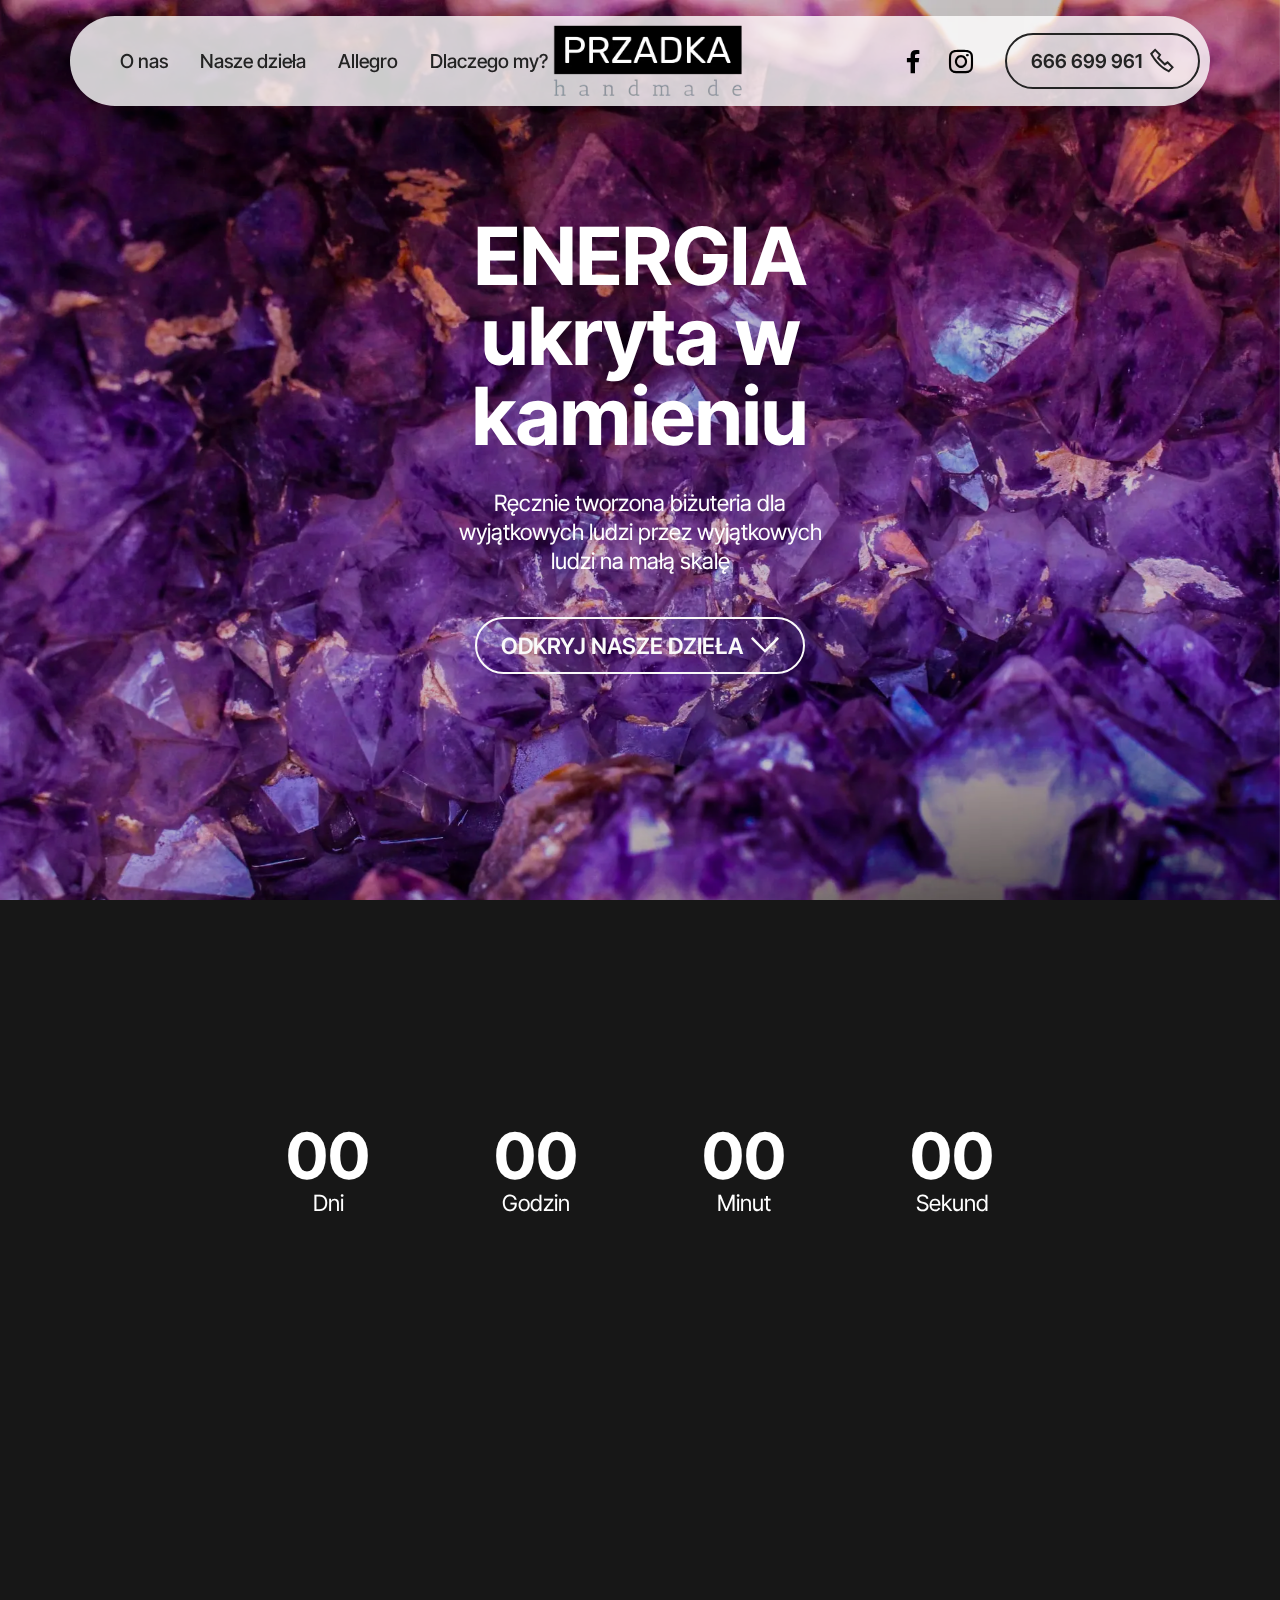
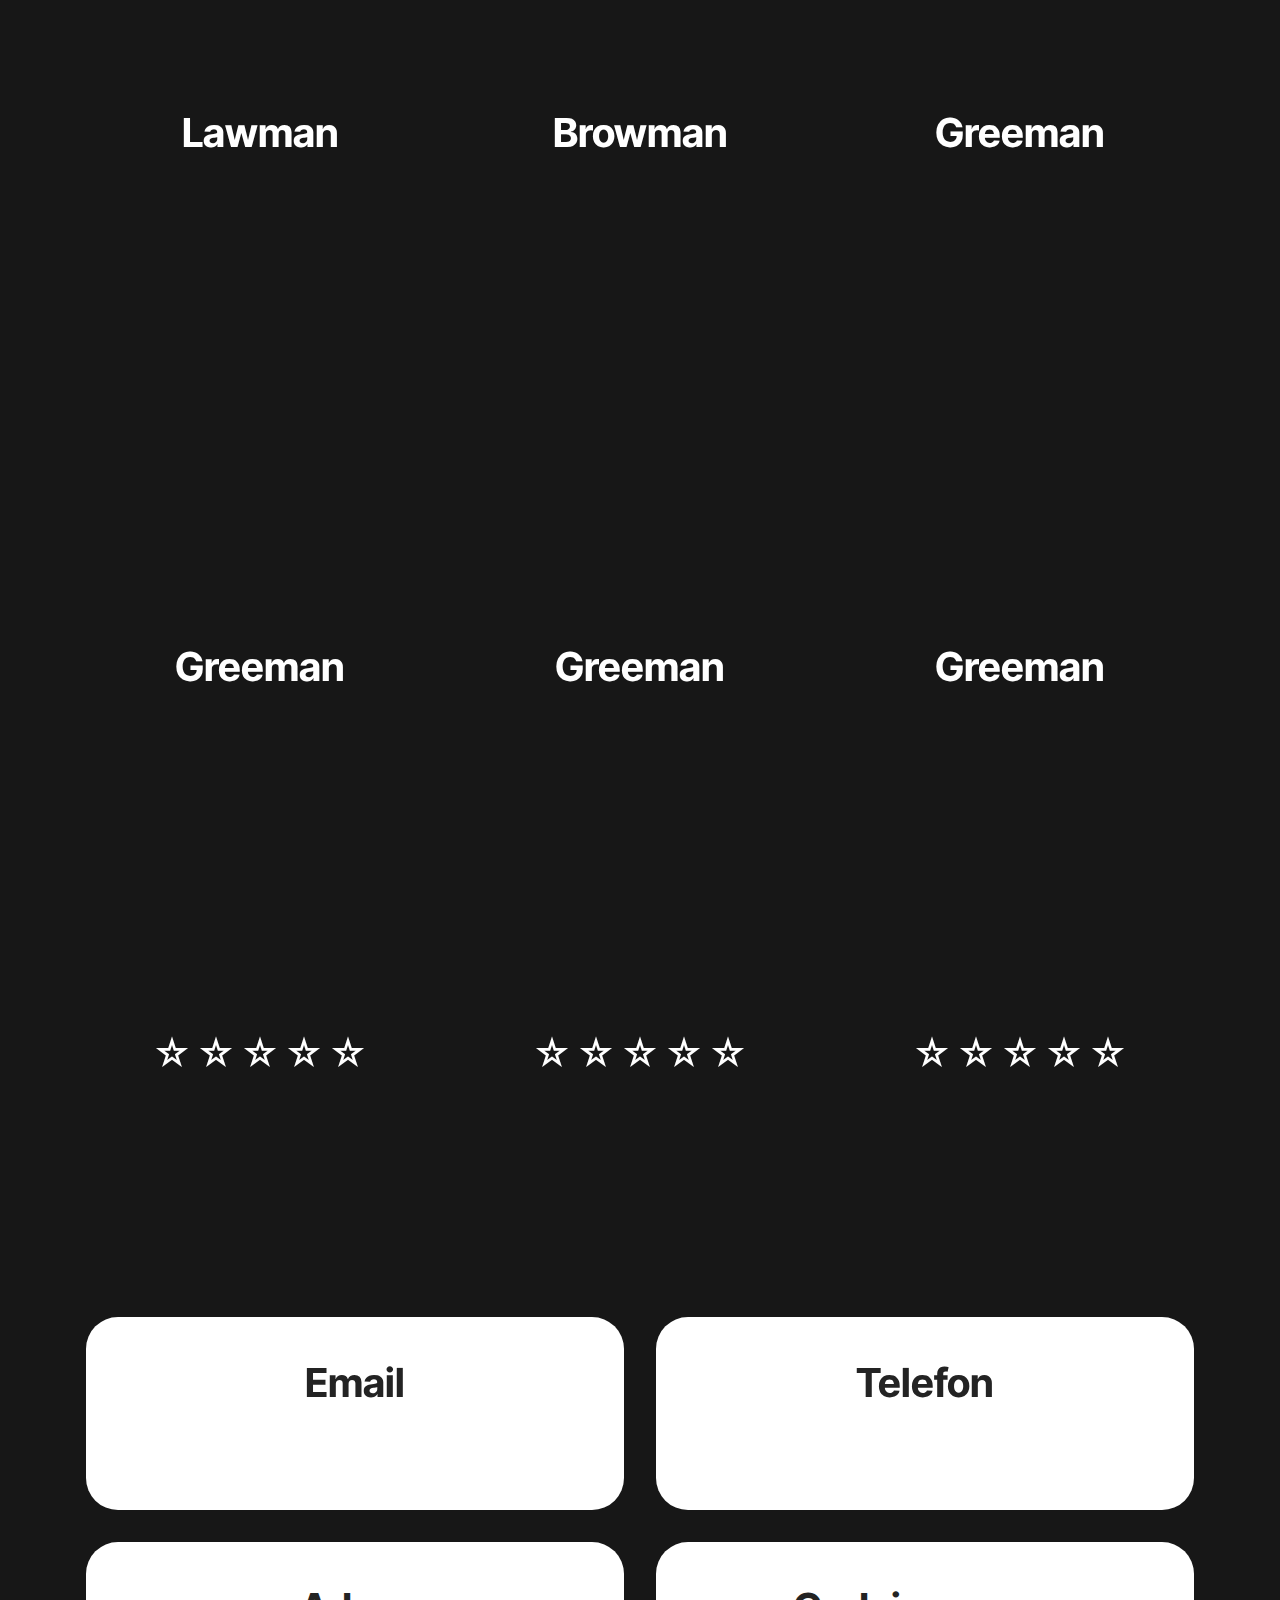
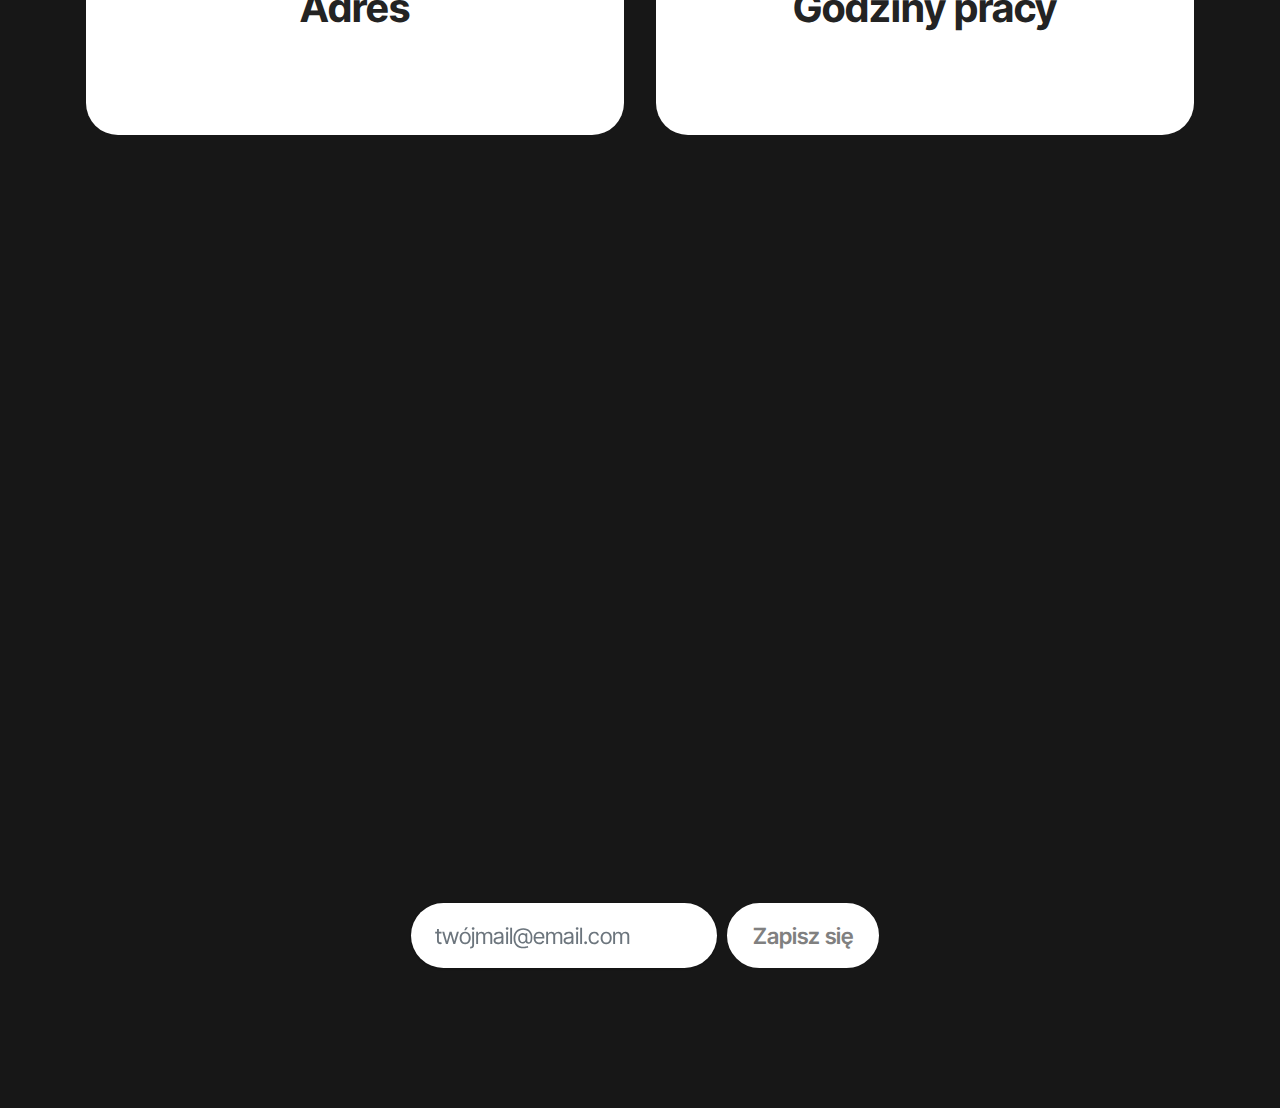
<file: index.html>
<!DOCTYPE html>
<html  >
<head>
  
  <meta charset="UTF-8">
  <meta http-equiv="X-UA-Compatible" content="IE=edge">
  
  <meta name="viewport" content="width=device-width, initial-scale=1, minimum-scale=1">
  <link rel="shortcut icon" href="assets/images/pexels-karolina-grabowska-4040567-128x85.png" type="image/x-icon">
  <meta name="description" content="Biżuteria artystyczna ręcznie robiona. Najlepsza biżuteria nie tylko zdobi, ale też zaskakuje.">
  
  
  <title>Energia ukryta w kamieniu</title>
  <link rel="stylesheet" href="assets/web/assets/mobirise-icons2/mobirise2.css">
  <link rel="stylesheet" href="assets/bootstrap/css/bootstrap.min.css">
  <link rel="stylesheet" href="assets/bootstrap/css/bootstrap-grid.min.css">
  <link rel="stylesheet" href="assets/bootstrap/css/bootstrap-reboot.min.css">
  <link rel="stylesheet" href="assets/parallax/jarallax.css">
  <link rel="stylesheet" href="assets/animatecss/animate.css">
  <link rel="stylesheet" href="assets/dropdown/css/style.css">
  <link rel="stylesheet" href="assets/socicon/css/styles.css">
  <link rel="stylesheet" href="assets/theme/css/style.css">
  <link rel="preload" href="https://fonts.googleapis.com/css?family=Inter+Tight:100,200,300,400,500,600,700,800,900,100i,200i,300i,400i,500i,600i,700i,800i,900i&display=swap" as="style" onload="this.onload=null;this.rel='stylesheet'">
  <noscript><link rel="stylesheet" href="https://fonts.googleapis.com/css?family=Inter+Tight:100,200,300,400,500,600,700,800,900,100i,200i,300i,400i,500i,600i,700i,800i,900i&display=swap"></noscript>
  <link rel="preload" as="style" href="assets/mobirise/css/mbr-additional.css"><link rel="stylesheet" href="assets/mobirise/css/mbr-additional.css" type="text/css">

  
  
  
</head>
<body>
  
  <section data-bs-version="5.1" class="menu menu4 cid-tL3v8u5rBW" once="menu" id="menu04-1">
	

	<nav class="navbar navbar-dropdown navbar-fixed-top navbar-expand-lg">
		<div class="container">
			<div class="navbar-brand">
				<span class="navbar-logo">
					<a href="index.html">
						<img src="assets/images/przadka-low-resolution-logo-color-on-transparent-background-500x187.webp" alt="Mobirise Website Builder" style="height: 4.4rem;">
					</a>
				</span>
				
			</div>
			<button class="navbar-toggler" type="button" data-toggle="collapse" data-bs-toggle="collapse" data-target="#navbarSupportedContent" data-bs-target="#navbarSupportedContent" aria-controls="navbarNavAltMarkup" aria-expanded="false" aria-label="Toggle navigation">
				<div class="hamburger">
					<span></span>
					<span></span>
					<span></span>
					<span></span>
				</div>
			</button>
			<div class="collapse navbar-collapse" id="navbarSupportedContent">
				<ul class="navbar-nav nav-dropdown" data-app-modern-menu="true"><li class="nav-item">
						<a class="nav-link link text-black display-4" href="index.html#people02-c">O nas</a>
					</li>
					<li class="nav-item">
						<a class="nav-link link show text-black text-primary display-4" href="index.html#people03-1g" aria-expanded="false">Nasze dzieła</a>
					</li><li class="nav-item"><a class="nav-link link show text-black text-primary display-4" href="http://www.allegro.pl">Allegro</a></li><li class="nav-item"><a class="nav-link link show text-black text-primary display-4" href="page4.html">Dlaczego my?</a></li></ul>
				<div class="icons-menu">
					<a class="iconfont-wrapper" href="https://www.facebook.com/profile.php?id=100083258114642">
						<span class="p-2 mbr-iconfont socicon-facebook socicon"></span>
					</a>
					<a class="iconfont-wrapper" href="https://mobiri.se">
						<span class="p-2 mbr-iconfont socicon-instagram socicon"></span>
					</a>
					
					
				</div>
				<div class="navbar-buttons mbr-section-btn"><a class="btn btn-black-outline display-4" href="tel:666699961"><span class="mobi-mbri mobi-mbri-phone mbr-iconfont mbr-iconfont-btn"></span>666 699 961</a></div>
			</div>
		</div>
	</nav>
</section>

<section data-bs-version="5.1" class="header10 cid-tL3vtJVPQ4 mbr-fullscreen mbr-parallax-background" id="header10-3">
  
  <div class="mbr-overlay"></div>
  <div class="container-fluid">
    <div class="row">
      <div class="content-wrap col-12 col-md-4">
        <h1 class="mbr-section-title mbr-fonts-style mbr-white mb-4 display-1">
          <strong>ENERGIA </strong><br><strong>ukryta w kamieniu</strong></h1>
        
        <p class="mbr-fonts-style mbr-text mbr-white mb-4 display-7">
          Ręcznie tworzona biżuteria dla wyjątkowych ludzi przez wyjątkowych ludzi na małą skalę</p>
        <div class="mbr-section-btn"><a class="btn btn-white-outline display-7" href="index.html#people03-1g"><span class="mobi-mbri mobi-mbri-arrow-down mbr-iconfont mbr-iconfont-btn"></span>ODKRYJ NASZE DZIEŁA</a></div>
      </div>
    </div>
  </div>
</section>

<section data-bs-version="5.1" class="countdown1 cid-tNe2kRtw4m" id="countdown1-13">
    
    
    
    
    <div class="container-fluid">
        <div class="row justify-content-center">
            <div class="col-lg-8">
                <h3 class="mbr-section-title mb-5 align-center mbr-fonts-style display-2">
                    <strong>Nowy wzór za</strong></h3>
                
                <div class="countdown-cont align-center mb-5">
                    <div class="daysCountdown col-xs-3 col-sm-3 col-md-3" title="Dni"></div>
                    <div class="hoursCountdown col-xs-3 col-sm-3 col-md-3" title="Godzin"></div>
                    <div class="minutesCountdown col-xs-3 col-sm-3 col-md-3" title="Minut"></div>
                    <div class="secondsCountdown col-xs-3 col-sm-3 col-md-3" title="Sekund"></div>
                    <div class="countdown" data-due-date="2023/09/01"></div>
                </div>
                
                
                
            </div>
        </div>
    </div>
</section>

<section data-bs-version="5.1" class="people3 cid-tNg9IfFBDG" id="people03-1g">
	
	
	<div class="container">
		<div class="row justify-content-center">
			<div class="col-12 content-head">
				
			</div>
		</div>
		<div class="row">
			<div class="item features-image col-12 col-md-6 col-lg-4">
				<div class="item-wrapper">
					<div class="item-img mb-3">
						<img src="assets/images/image-50752001-596x447.webp" alt="Mobirise Website Builder" title="">
					</div>
					<div class="item-content align-left">
						
						<h6 class="item-subtitle mbr-fonts-style mb-3 display-5">
							<strong>Lawman</strong>
						</h6>
						<p class="mbr-text mbr-fonts-style mt-3 display-7">
							130,00 zł
						</p>
					</div>
					<div class="mbr-section-btn item-footer mt-2"><a href="bransoletka-lawman.html" class="btn item-btn btn-black display-7">Zobacz</a></div>
				</div>
			</div>
			<div class="item features-image col-12 col-md-6 col-lg-4">
				<div class="item-wrapper">
					<div class="item-img mb-3">
						<img src="assets/images/image-50451201-596x447.webp" alt="Mobirise Website Builder" title="">
					</div>
					<div class="item-content align-left">
						
						<h6 class="item-subtitle mbr-fonts-style mb-3 display-5">
							<strong>Browman</strong>
						</h6>
						<p class="mbr-text mbr-fonts-style mt-3 display-7">
							100,00 zł
						</p>
					</div>
					<div class="mbr-section-btn item-footer mt-2"><a href="page2.html" class="btn item-btn btn-black display-7">Zobacz</a></div>
				</div>
			</div>
			<div class="item features-image col-12 col-md-6 col-lg-4">
				<div class="item-wrapper">
					<div class="item-img mb-3">
						<img src="assets/images/image-50768897-596x447.webp" alt="Mobirise Website Builder" title="">
					</div>
					<div class="item-content align-left">
						
						<h6 class="item-subtitle mbr-fonts-style mb-3 display-5">
							<strong>Greeman</strong>
						</h6>
						<p class="mbr-text mbr-fonts-style mt-3 display-7">
							90,00 zł<br>
						</p>
					</div>
					<div class="mbr-section-btn item-footer mt-2"><a href="" class="btn item-btn btn-black display-7">Zobacz</a></div>
				</div>
			</div><div class="item features-image col-12 col-md-6 col-lg-4">
				<div class="item-wrapper">
					<div class="item-img mb-3">
						<img src="assets/images/342856468-228630543109594-1253430704004441998-n-596x795.webp" alt="Mobirise Website Builder" title="" data-slide-to="3" data-bs-slide-to="4">
					</div>
					<div class="item-content align-left">
						
						<h6 class="item-subtitle mbr-fonts-style mb-3 display-5">
							<strong>Greeman</strong>
						</h6>
						<p class="mbr-text mbr-fonts-style mt-3 display-7">
							90,00 zł<br>
						</p>
					</div>
					<div class="mbr-section-btn item-footer mt-2"><a href="" class="btn item-btn btn-black display-7">Zobacz</a></div>
				</div>
			</div><div class="item features-image col-12 col-md-6 col-lg-4">
				<div class="item-wrapper">
					<div class="item-img mb-3">
						<img src="assets/images/350537144-259217783530157-189049188062220809-n-596x795.webp" alt="Mobirise Website Builder" title="" data-slide-to="4" data-bs-slide-to="4">
					</div>
					<div class="item-content align-left">
						
						<h6 class="item-subtitle mbr-fonts-style mb-3 display-5">
							<strong>Greeman</strong>
						</h6>
						<p class="mbr-text mbr-fonts-style mt-3 display-7">
							90,00 zł<br>
						</p>
					</div>
					<div class="mbr-section-btn item-footer mt-2"><a href="" class="btn item-btn btn-black display-7">Zobacz</a></div>
				</div>
			</div><div class="item features-image col-12 col-md-6 col-lg-4">
				<div class="item-wrapper">
					<div class="item-img mb-3">
						<img src="assets/images/342898104-276472328070022-3568958052713819681-n-596x795.webp" alt="Mobirise Website Builder" title="" data-slide-to="5" data-bs-slide-to="5">
					</div>
					<div class="item-content align-left">
						
						<h6 class="item-subtitle mbr-fonts-style mb-3 display-5">
							<strong>Greeman</strong>
						</h6>
						<p class="mbr-text mbr-fonts-style mt-3 display-7">
							90,00 zł<br>
						</p>
					</div>
					<div class="mbr-section-btn item-footer mt-2"><a href="" class="btn item-btn btn-black display-7">Zobacz</a></div>
				</div>
			</div>
		</div>
	</div>
</section>

<section data-bs-version="5.1" class="people2 cid-tL3IiVgNue" id="people02-c">
	

	
	
	<div class="container">
		<div class="row mb-5 justify-content-center">
			<div class="col-12">
				<h3 class="mbr-section-title mbr-fonts-style align-center mb-4 display-2"><strong>Co mówią nasi klienci?</strong></h3>
				
			</div>
		</div>
		<div class="row">
				<div class="item features-without-image col-12 col-md-6 col-lg-4 mb-5 active">
					<div class="item-wrapper">
						<div class="card-box align-center">
							<div class="iconfont-wrapper mb-3">
								<span class="mbr-iconfont mobi-mbri-star mobi-mbri" style="color: rgb(255, 255, 255); fill: rgb(255, 255, 255);"></span>
								<span class="mbr-iconfont mobi-mbri-star mobi-mbri" style="color: rgb(255, 255, 255); fill: rgb(255, 255, 255);"></span>
								<span class="mbr-iconfont mobi-mbri-star mobi-mbri" style="color: rgb(255, 255, 255); fill: rgb(255, 255, 255);"></span>
								<span class="mbr-iconfont mobi-mbri-star mobi-mbri" style="color: rgb(255, 255, 255); fill: rgb(255, 255, 255);"></span>
								<span class="mbr-iconfont mobi-mbri-star mobi-mbri" style="color: rgb(255, 255, 255); fill: rgb(255, 255, 255);"></span>
							</div>
							<h5 class="card-title mbr-fonts-style mb-3 display-7">Po 15min od zamówienia paczka została wysłana do paczkomatu. Polecam</h5>
							<p class="card-text mbr-fonts-style mb-0 display-7">
								Szymon</p>
						</div>
					</div>
				</div>
				
				<div class="item features-without-image col-12 col-md-6 col-lg-4 mb-5">
					<div class="item-wrapper">
						<div class="card-box align-center">
							<div class="iconfont-wrapper mb-3">
								<span class="mbr-iconfont mobi-mbri-star mobi-mbri" style="color: rgb(255, 255, 255); fill: rgb(255, 255, 255);"></span>
								<span class="mbr-iconfont mobi-mbri-star mobi-mbri" style="color: rgb(255, 255, 255); fill: rgb(255, 255, 255);"></span>
								<span class="mbr-iconfont mobi-mbri-star mobi-mbri" style="color: rgb(255, 255, 255); fill: rgb(255, 255, 255);"></span>
								<span class="mbr-iconfont mobi-mbri-star mobi-mbri" style="color: rgb(255, 255, 255); fill: rgb(255, 255, 255);"></span>
								<span class="mbr-iconfont mobi-mbri-star mobi-mbri" style="color: rgb(255, 255, 255); fill: rgb(255, 255, 255);"></span>
							</div>
							<h5 class="card-title mbr-fonts-style mb-3 display-7">
								Ciekawe wykonanie&nbsp; i dobra jakość. Polecam serdecznie ;)</h5>
							<p class="card-text mbr-fonts-style mb-0 display-7">
								Marcelina W</p>
						</div>
					</div>
				</div><div class="item features-without-image col-12 col-md-6 col-lg-4 mb-5">
					<div class="item-wrapper">
						<div class="card-box align-center">
							<div class="iconfont-wrapper mb-3">
								<span class="mbr-iconfont mobi-mbri-star mobi-mbri" style="color: rgb(255, 255, 255); fill: rgb(255, 255, 255);"></span>
								<span class="mbr-iconfont mobi-mbri-star mobi-mbri" style="color: rgb(255, 255, 255); fill: rgb(255, 255, 255);"></span>
								<span class="mbr-iconfont mobi-mbri-star mobi-mbri" style="color: rgb(255, 255, 255); fill: rgb(255, 255, 255);"></span>
								<span class="mbr-iconfont mobi-mbri-star mobi-mbri" style="color: rgb(255, 255, 255); fill: rgb(255, 255, 255);"></span>
								<span class="mbr-iconfont mobi-mbri-star mobi-mbri" style="color: rgb(255, 255, 255); fill: rgb(255, 255, 255);"></span>
							</div>
							<h5 class="card-title mbr-fonts-style mb-3 display-7">Zakupiłam dla męża i jest zadowolony</h5>
							<p class="card-text mbr-fonts-style mb-0 display-7">
								Anna P</p>
						</div>
					</div>
				</div>
			</div>
		<div class="row mt-0 mt-md-5">
			
		</div>
	</div>
</section>

<section data-bs-version="5.1" class="contacts01 cid-tNe3hXjy6W" id="contacts01-14">
    

    
    
    <div class="container">
        <div class="row justify-content-center">
            <div class="col-12 content-head">
                
            </div>
        </div>
        <div class="row">
            
            <div class="item features-without-image col-12 col-md-6 active">
                <div class="item-wrapper">
                    <div class="text-wrapper">
                        <h6 class="card-title mbr-fonts-style mb-3 display-5">
                            <strong>Email</strong>
                        </h6>
                        <p class="mbr-text mbr-fonts-style display-7">
                            <em><strong>energiaukrytawkamieniu@gmail.com</strong></em>
                        </p>
                    </div>
                </div>
            </div><div class="item features-without-image col-12 col-md-6">
                <div class="item-wrapper">
                    <div class="text-wrapper">
                        <h6 class="card-title mbr-fonts-style mb-3 display-5"><strong>Telefon</strong></h6>
                        <p class="mbr-text mbr-fonts-style display-7"><em><strong>666 699 961</strong></em></p>
                    </div>
                </div>
            </div>
            <div class="item features-without-image col-12 col-md-6">
                <div class="item-wrapper">
                    <div class="text-wrapper">
                        <h6 class="card-title mbr-fonts-style mb-3 display-5">
                            <strong>Adres</strong></h6>
                        <p class="mbr-text mbr-fonts-style display-7"><em><strong>ul. Okólna 8 Bytom 41-900
                        </strong></em></p>
                    </div>
                </div>
            </div>
            <div class="item features-without-image col-12 col-md-6">
                <div class="item-wrapper">
                    <div class="text-wrapper">
                        <h6 class="card-title mbr-fonts-style mb-3 display-5">
                            <strong>Godziny pracy</strong></h6>
                        <p class="mbr-text mbr-fonts-style display-7"><em><strong>
                            9:00 - 18:00
                        </strong></em></p>
                    </div>
                </div>
            </div>
        </div>
    </div>
</section>

<section data-bs-version="5.1" class="map1 cid-tO8PL2jUSw" id="map01-1s">
	
	
	
	<div class="container">
		<div class="row justify-content-center">
			<div class="col-12 content-head">
				
			</div>
		</div>
		<div class="google-map"><iframe frameborder="0" style="border:0" src="https://www.google.com/maps/embed?pb=!1m18!1m12!1m3!1d2543.274751393904!2d18.86096807704986!3d50.3987169910868!2m3!1f0!2f0!3f0!3m2!1i1024!2i768!4f13.1!3m3!1m2!1s0x47112b1e37d30791%3A0x5f20604498b48b8a!2sSzafa%20pod%20Anio%C5%82em!5e0!3m2!1spl!2spl!4v1693144134376!5m2!1spl!2spl" allowfullscreen=""></iframe></div>
	</div>
</section>

<section data-bs-version="5.1" class="form1 cid-tNe6B8lP41" id="form01-16">
	

	

	<div class="container-fluid">
		<div class="row content-wrapper justify-content-center">
			<div class="col-lg-7 mbr-form">
				<div class="col-lg-12 col-md-12 col-sm-12">
					<h5 class="mbr-section-title mbr-fonts-style mb-5 display-2">
						<strong>Bądź na bieżąco</strong></h5>
				</div>

				<div class="text-wrapper align-left" data-form-type="formoid">
					<!--Formbuilder Form-->
					<form action="https://mobirise.eu/" method="POST" class="mbr-form form-with-styler" data-form-title="Form Name"><input type="hidden" name="email" data-form-email="true" value="BomFtG2Ri7F+VbVuzm1bG6xs0o8DUxlxe/feVBjO6By2iIH6HoLxZLEV8nIDLkggdzxdgkZTMLwOSyD1IDfR5GYntinqaDhles8wyyHkD0EadYn1fmYWsCVTmlhrFlEq">
						<div class="row">
							<div hidden="hidden" data-form-alert="" class="alert alert-success col-12">Dziękujemy, za zgłoszenie. Powiadomimy Cię jako pierwszego o nowościach :)</div>
							<div hidden="hidden" data-form-alert-danger="" class="alert alert-danger col-12">
								Oops...! some problem!
							</div>
						</div>
						<div class="dragArea row">
							<div data-for="email" class="col-lg-6 col-md-6 col-sm-12 form-group">
								<input type="email" name="email" placeholder="twójmail@email.com" data-form-field="email" class="form-control display-7" value="" id="email-form01-16">
							</div>
							<div class="col-auto mbr-section-btn"><button type="submit" class="w-100 w-100 w-100 w-100 w-100 w-100 btn btn-primary display-7">Zapisz się</button></div>
						</div>
					</form>
					<!--Formbuilder Form-->
				</div>
			</div>
		</div>
	</div>
</section>

<section data-bs-version="5.1" class="footer4 cid-tNeiKLPQJ4" once="footers" id="footer04-17">

    

    

    <div class="container">
        <div class="media-container-row align-center mbr-white">
            <div class="col-12">
                <p class="mbr-text mb-0 mbr-fonts-style display-7">
                    © Copyright 2024 Energia ukryta w kamieniu
                </p>
            </div>
        </div>
    </div>
</section>

<section class="mbr-section" id="witsec-modal-window-block-1f" data-rv-view="302">

	<style>
	/* Let's not animate the contents of modal windows */
	.no-anim {
		-webkit-animation: none !important;
		-moz-animation: none !important;
		-o-animation: none !important;
		-ms-animation: none !important;
		animation: none !important;
	}
	</style>

	
	
	<div><div class="modal fade" id="popup" tabindex="-1" role="dialog" aria-labelledby="popupLabel" aria-hidden="true">  <div class="modal-dialog modal-lg modal-dialog-centered" style="height:auto" role="document">    <div class="modal-content"><div class="modal-header">  <h5 class="no-anim modal-title display-7" id="popupLabel">Kupujesz zyskujesz</h5>  <a href="#" class="no-anim close" data-bs-dismiss="modal" data-dismiss="modal" aria-label="Close"><span aria-hidden="true">×</span></a></div><div class="modal-body display-7" id="popup_body">Przy zakupie dwóch wspaniałości trzecia za 50% ceny i darmowa wysyłka.</div><div class="modal-footer"></div>    </div>  </div></div><script> 
document.addEventListener("DOMContentLoaded", function() { 
  if(typeof jQuery === "function") {
    $("#popup").on("hidden.bs.modal", function () { 
      var html = $( "#popup_body" ).html(); 
      $( "#popup_body" ).empty(); 
      $( "#popup_body" ).append(html); 
    }) 
  } else { 
      var mdw = document.getElementById("#popup") 
      mdw.addEventListener("hidden.bs.modal", function(event) { 
        mdw.innerHTML = mdw.innerHTML; 
      }); 
  } 
}); 
</script></div>

	<script>
	if (typeof OpenModal === 'undefined') {
		OpenModal = function(modalName) {
			if(typeof jQuery === "function") {
				if ($('#' + modalName).length)
					$('#' + modalName).modal('show');
				else
					alert("Sorry, but there is no modal for " + modalName);
			} else {
				let mdw = new bootstrap.Modal(document.getElementById(modalName), {});
				mdw.show();
			}
		}
	}

	function modalSetCookie(cname, cvalue, exdays) {
		var d = new Date();
		d.setTime(d.getTime() + (exdays*24*60*60*1000));
		var expires = "expires="+ d.toUTCString();
		document.cookie = cname + "=" + cvalue + ";" + expires + ";path=/";
	}

	function modalGetCookie(cname) {
		var name = cname + "=";
		var decodedCookie = decodeURIComponent(document.cookie);
		var ca = decodedCookie.split(';');
		for(var i = 0; i <ca.length; i++) {
			var c = ca[i];
			while (c.charAt(0) == ' ') {
				c = c.substring(1);
			}
			if (c.indexOf(name) == 0) {
				return c.substring(name.length, c.length);
			}
		}
		return "";
	}
	</script>

</section><script>
document.addEventListener("DOMContentLoaded", function() {
  if (modalGetCookie("popup_viewed") == "") {
    setTimeout( function() {
      if (document.cookie)
        modalSetCookie("popup_viewed", true, 3600);
      OpenModal("popup");
    } , 10000);
  }
});
</script>

<section data-bs-version="5.1" once="" class="cid-tNg65JTgza" id="MobiWise-Block-18">
  <!--
    ███╗   ███╗ ██████╗ ██████╗ ██╗██╗    ██╗██╗███████╗███████╗
    ████╗ ████║██╔═══██╗██╔══██╗██║██║    ██║██║██╔════╝██╔════╝
    ██╔████╔██║██║   ██║██████╔╝██║██║ █╗ ██║██║███████╗█████╗  
    ██║╚██╔╝██║██║   ██║██╔══██╗██║██║███╗██║██║╚════██║██╔══╝  
    ██║ ╚═╝ ██║╚██████╔╝██████╔╝██║╚███╔███╔╝██║███████║███████╗
    ╚═╝     ╚═╝ ╚═════╝ ╚═════╝ ╚═╝ ╚══╝╚══╝ ╚═╝╚══════╝╚══════╝
    Version: 1.0.0 | 2023-02-28T00:07:08
    -->    
  
  <div class="mwVisible pe-none mwHidden">
    <div class="row mobiwiseGear">
      <div class="col-12 col-md-3 ">
        <svg class="machine" xmlns="http://www.w3.org/2000/svg" viewBox="0 0 645 526">
          <defs>
            <path id="MW" class="owl" d="M227.75,343.82,250,321.57v44.49H205.5l22.25-22.24Zm13.79-130.71h19.53l-9.76,9.76-9.77-9.76Zm-56-49.09,16.89,16.88,16.88,16.89H185.56V164Zm96.31,33.77,16.88-16.89L315.64,164v33.77Zm-30.56,2.66-81.22-81.21V85.47L187,102.35l16.88,16.89h94.89l33.77-33.77v33.77ZM343,228.61V414.53l-93-93-93-93Z"></path>
            <path id="small" class="small" d="M200 236v-21l-29-4c-2-10-6-18-11-26l18-23-15-15-23 18c-8-5-17-9-26-11l-4-29H90l-4 29c-10 2-18 6-26 11l-23-18-15 15 18 23c-5 8-9 17-11 26l-29 4v21l29 4c2 10 6 18 11 26l-18 23 15 15 23-18c8 5 17 9 26 11l4 29h21l4-29c10-2 18-6 26-11l23 18 15-15-18-23c5-8 9-17 11-26l28-4zm-100 26c-20 0-37-17-37-37s17-37 37-37 37 17 37 37-16 37-37 37z"></path>
            <path id="large" class="large" d="M635 184v-21l-29-4c-1-10-3-19-6-28l25-14-8-19-28 7c-5-8-10-16-16-24l19-23-15-15-23 17c-7-6-15-11-24-16l7-28-19-8-14 25c-9-3-18-5-28-6l-4-27h-21l-4 29c-10 1-19 3-28 6L405 9l-19 8 7 28c-8 5-16 10-24 16l-23-17-15 14 17 23c-6 7-11 15-16 24l-28-7-8 19 25 14c-3 9-5 18-6 28l-29 4v21l29 4c1 10 3 19 6 28l-25 14 8 19 28-7c5 8 10 16 16 24l-17 23 15 15 23-17c7 6 15 11 24 16l-7 28 19 8 14-25c9 3 18 5 28 6l4 29h21l4-29c10-1 19-3 28-6l14 25 19-8-7-28c8-5 16-10 24-16l23 17 15-15-17-23c6-7 11-15 16-24l28 7 8-19-25-14c3-9 5-18 6-28l27-4zM461 284c-61 0-110-49-110-110S401 64 461 64s110 49 110 110-49 110-110 110z"></path>
            <path id="medium" class="medium" d="M392 390v-21l-28-4c-1-10-4-19-7-28l23-17-11-18-27 11c-6-8-13-14-20-20l11-26-18-11-17 23c-9-4-18-6-28-7l-4-28h-21l-4 28c-10 1-19 4-28 7l-17-23-18 11 11 26c-8 6-14 13-20 20l-26-11-11 18 23 17c-4 9-6 18-7 28l-28 4v21l28 4c1 10 4 19 7 28l-23 17 11 18 26-11c6 8 13 14 20 20l-11 26 18 11 17-23c9 4 18 6 28 7l4 28h21l4-28c10-1 19-4 28-7l17 23 18-11-11-26c8-6 14-13 20-20l26 11 11-18-23-17c4-9 6-18 7-28l29-4zm-137 63c-41 0-74-33-74-74s33-74 74-74 74 33 74 74c-1 41-34 74-74 74z"></path>
          </defs>
          <use xlink:href="#MW"></use>
          <use xlink:href="#small"></use>
          <use xlink:href="#large"></use>
          <use xlink:href="#medium"></use>
        </svg>
      </div>
      <div class="col-12 col-md-6">
        <h3>MobiWise</h3>
        <h1>Facebook Messenger</h1>
        <article>Facebook Messenger Chat will be shown <strong>only when your site is online</strong>.
          <br>Click on the bin to remove Facebook Messenger Chat from your website.
          <br>This block will be invisible on preview/publish.
          <br><span>version 1.0.0 | Fb Messenger version : 15.0</span>
        </article>
      </div>
      <div class="col-12 col-md-3" style="transform: scaleX(-1)">
        <svg class="machine" xmlns="http://www.w3.org/2000/svg" viewBox="0 0 645 526">
          <use xlink:href="#MW"></use>
          <use xlink:href="#small"></use>
          <use xlink:href="#large"></use>
          <use xlink:href="#medium"></use>
        </svg>
      </div>
    </div>
  </div>
  <div id="fb-root"></div>
  <div id="fb-customer-chat" class="fb-customerchat" attribution="setup_tool" page_id="100083258114642" theme_color="#ffffff" logged_in_greeting="Witaj! W czym możemy pomóc?" logged_out_greeting="W razie potrzeby jesteśmy do usług.">
  </div>
  <div class="d-none">
    <div id="l">pl_PL</div>
    <script>window.fbAsyncInit=function(){FB.init({xfbml:!0,version:"v15.0"})},function(e,t,n){var c,s=e.getElementsByTagName(t)[0];e.getElementById(n)||((c=e.createElement(t)).id=n,c.src="https://connect.facebook.net/"+document.getElementById("l").innerHTML+"/sdk/xfbml.customerchat.js",s.parentNode.insertBefore(c,s))}(document,"script","facebook-jssdk");</script>
  </div>
</section><section><a href="https://mobiri.se"></a><a href="https://mobiri.se"></a></section><script src="assets/bootstrap/js/bootstrap.bundle.min.js"></script>  <script src="assets/parallax/jarallax.js"></script>  <script src="assets/smoothscroll/smooth-scroll.js"></script>  <script src="assets/ytplayer/index.js"></script>  <script src="assets/dropdown/js/navbar-dropdown.js"></script>  <script src="assets/countdown/countdown.js"></script>  <script src="assets/theme/js/script.js"></script>  <script src="assets/formoid/formoid.min.js"></script>  
  
  
  <input name="animation" type="hidden">
  </body>
</html>
</file>
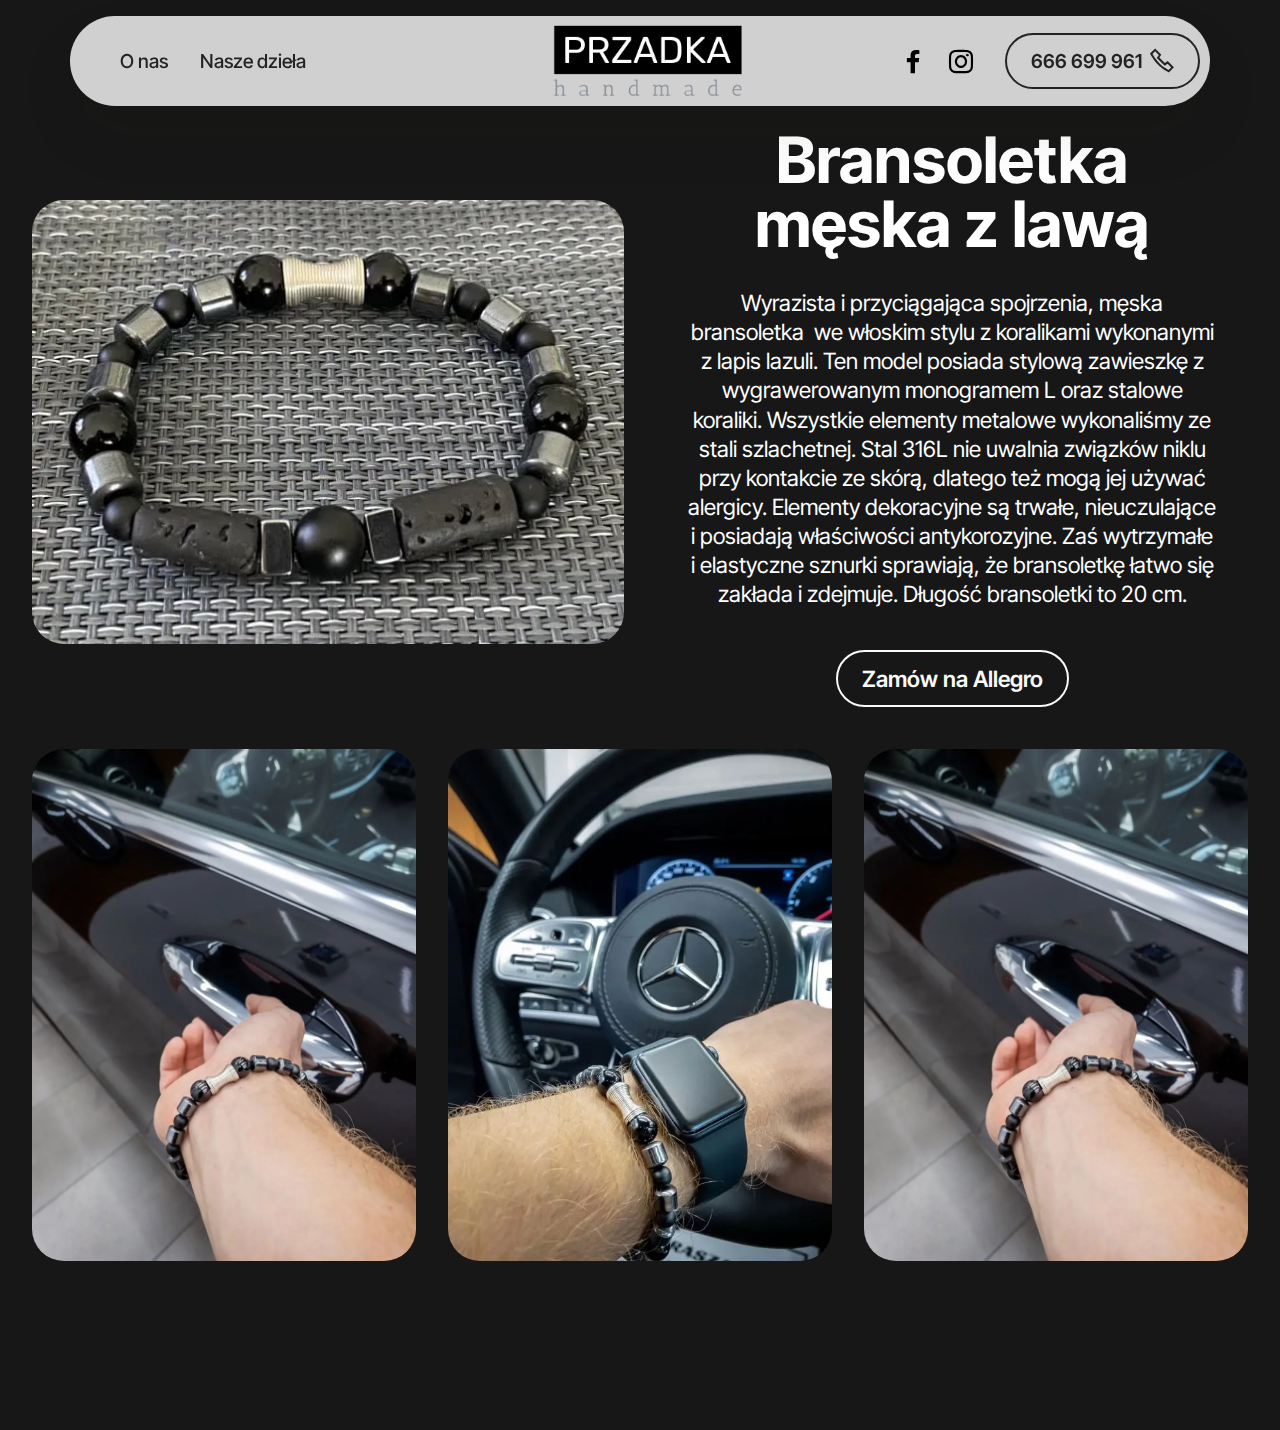
<file: bransoletka-lawman.html>
<!DOCTYPE html>
<html  >
<head>
  
  <meta charset="UTF-8">
  <meta http-equiv="X-UA-Compatible" content="IE=edge">
  
  <meta name="viewport" content="width=device-width, initial-scale=1, minimum-scale=1">
  <link rel="shortcut icon" href="assets/images/pexels-karolina-grabowska-4040567-128x85.png" type="image/x-icon">
  <meta name="description" content="Stawiamy na oryginalne, nowoczesne wzornictwo i materiały o doskonałej jakości.">
  
  
  <title>Energia ukryta w kamieniu | lawman</title>
  <link rel="stylesheet" href="assets/web/assets/mobirise-icons2/mobirise2.css">
  <link rel="stylesheet" href="assets/bootstrap/css/bootstrap.min.css">
  <link rel="stylesheet" href="assets/bootstrap/css/bootstrap-grid.min.css">
  <link rel="stylesheet" href="assets/bootstrap/css/bootstrap-reboot.min.css">
  <link rel="stylesheet" href="assets/animatecss/animate.css">
  <link rel="stylesheet" href="assets/dropdown/css/style.css">
  <link rel="stylesheet" href="assets/socicon/css/styles.css">
  <link rel="stylesheet" href="assets/theme/css/style.css">
  <link rel="preload" href="https://fonts.googleapis.com/css?family=Inter+Tight:100,200,300,400,500,600,700,800,900,100i,200i,300i,400i,500i,600i,700i,800i,900i&display=swap" as="style" onload="this.onload=null;this.rel='stylesheet'">
  <noscript><link rel="stylesheet" href="https://fonts.googleapis.com/css?family=Inter+Tight:100,200,300,400,500,600,700,800,900,100i,200i,300i,400i,500i,600i,700i,800i,900i&display=swap"></noscript>
  <link rel="preload" as="style" href="assets/mobirise/css/mbr-additional.css"><link rel="stylesheet" href="assets/mobirise/css/mbr-additional.css" type="text/css">

  
  
  
</head>
<body>
  
  <section data-bs-version="5.1" class="menu menu4 cid-tL3v8u5rBW" once="menu" id="menu04-d">
	

	<nav class="navbar navbar-dropdown navbar-fixed-top navbar-expand-lg">
		<div class="container">
			<div class="navbar-brand">
				<span class="navbar-logo">
					<a href="index.html">
						<img src="assets/images/przadka-low-resolution-logo-color-on-transparent-background-500x187.webp" alt="Mobirise Website Builder" style="height: 4.4rem;">
					</a>
				</span>
				
			</div>
			<button class="navbar-toggler" type="button" data-toggle="collapse" data-bs-toggle="collapse" data-target="#navbarSupportedContent" data-bs-target="#navbarSupportedContent" aria-controls="navbarNavAltMarkup" aria-expanded="false" aria-label="Toggle navigation">
				<div class="hamburger">
					<span></span>
					<span></span>
					<span></span>
					<span></span>
				</div>
			</button>
			<div class="collapse navbar-collapse" id="navbarSupportedContent">
				<ul class="navbar-nav nav-dropdown" data-app-modern-menu="true"><li class="nav-item">
						<a class="nav-link link text-black display-4" href="index.html#people02-c">O nas</a>
					</li>
					<li class="nav-item">
						<a class="nav-link link show text-black text-primary display-4" href="index.html#people03-1g" aria-expanded="false">Nasze dzieła</a>
					</li></ul>
				<div class="icons-menu">
					<a class="iconfont-wrapper" href="https://www.facebook.com/profile.php?id=100083258114642">
						<span class="p-2 mbr-iconfont socicon-facebook socicon"></span>
					</a>
					<a class="iconfont-wrapper" href="https://mobiri.se">
						<span class="p-2 mbr-iconfont socicon-instagram socicon"></span>
					</a>
					
					
				</div>
				<div class="navbar-buttons mbr-section-btn"><a class="btn btn-black-outline display-4" href="tel:666699961"><span class="mobi-mbri mobi-mbri-phone mbr-iconfont mbr-iconfont-btn"></span>666 699 961</a></div>
			</div>
		</div>
	</nav>
</section>

<section data-bs-version="5.1" class="article2 cid-tL3LPjzUMd" id="article02-f">
	

	
	

	<div class="container-fluid">
		<div class="row justify-content-center">
			<div class="col-12 col-md-12 col-lg-6 image-wrapper">
				<img class="w-100" src="assets/images/image-50752001-596x447.webp" alt="Mobirise Website Builder">
			</div>
			<div class="col-12 col-md-12 col-lg">
				<div class="text-wrapper align-left">
					<h1 class="mbr-section-title mbr-fonts-style mb-4 display-2"><strong>Bransoletka męska z lawą</strong></h1>
					<p class="mbr-text align-left mbr-fonts-style mb-4 display-7">
					Wyrazista i przyciągająca spojrzenia, męska bransoletka&nbsp; we włoskim stylu z koralikami wykonanymi z lapis lazuli. Ten model posiada stylową zawieszkę z wygrawerowanym monogramem L oraz stalowe koraliki. Wszystkie elementy metalowe wykonaliśmy ze stali szlachetnej. Stal 316L nie uwalnia związków niklu przy kontakcie ze skórą, dlatego też mogą jej używać alergicy. Elementy dekoracyjne są trwałe, nieuczulające i posiadają właściwości antykorozyjne. Zaś wytrzymałe i elastyczne sznurki sprawiają, że bransoletkę łatwo się zakłada i zdejmuje. Długość bransoletki to 20 cm.
					</p>
					<div class="mbr-section-btn align-left mt-3"><a class="btn btn-white-outline display-7" href="page2.html#form02-s">Zamów na Allegro</a></div>
				</div>
			</div>
		</div>
	</div>
</section>

<section data-bs-version="5.1" class="gallery3 cid-tL3N5904LP" id="gallery03-h">
    
    
    <div class="container-fluid">
      
      <div class="row">
        <div class="item features-image mb-4 col-6 col-md-4 col-lg-4">
          <div class="item-wrapper">
            <div class="item-img mb-3">
              <img src="assets/images/364007445-278633304921938-3017391202449417759-n-816x1088.webp" alt="Mobirise Website Builder" title="" data-slide-to="0" data-bs-slide-to="0">
            </div>
            
          </div>
        </div>
        <div class="item features-image mb-4 col-6 col-md-4 col-lg-4">
          <div class="item-wrapper">
            <div class="item-img mb-3">
              <img src="assets/images/363970261-278633231588612-4238955566478089205-n-596x795.webp" alt="Mobirise Website Builder" title="" data-slide-to="1" data-bs-slide-to="1">
            </div>
            
          </div>
        </div>
        <div class="item features-image mb-4 col-6 col-md-4 col-lg-4">
          <div class="item-wrapper">
            <div class="item-img mb-3">
              <img src="assets/images/364007445-278633304921938-3017391202449417759-n-816x1088.webp" alt="Mobirise Website Builder" title="" data-slide-to="2" data-bs-slide-to="2">
            </div>
            
          </div>
        </div>
        
      </div>
    </div>
  </section>

<section data-bs-version="5.1" class="footer4 cid-tNeiKLPQJ4" once="footers" id="footer04-17">

    

    

    <div class="container">
        <div class="media-container-row align-center mbr-white">
            <div class="col-12">
                <p class="mbr-text mb-0 mbr-fonts-style display-7">
                    © Copyright 2024 Energia ukryta w kamieniu
                </p>
            </div>
        </div>
    </div>
</section>

<section data-bs-version="5.1" once="" class="cid-tNg65JTgza" id="MobiWise-Block-18">
  <!--
    ███╗   ███╗ ██████╗ ██████╗ ██╗██╗    ██╗██╗███████╗███████╗
    ████╗ ████║██╔═══██╗██╔══██╗██║██║    ██║██║██╔════╝██╔════╝
    ██╔████╔██║██║   ██║██████╔╝██║██║ █╗ ██║██║███████╗█████╗  
    ██║╚██╔╝██║██║   ██║██╔══██╗██║██║███╗██║██║╚════██║██╔══╝  
    ██║ ╚═╝ ██║╚██████╔╝██████╔╝██║╚███╔███╔╝██║███████║███████╗
    ╚═╝     ╚═╝ ╚═════╝ ╚═════╝ ╚═╝ ╚══╝╚══╝ ╚═╝╚══════╝╚══════╝
    Version: 1.0.0 | 2023-02-28T00:07:08
    -->    
  
  <div class="mwVisible pe-none mwHidden">
    <div class="row mobiwiseGear">
      <div class="col-12 col-md-3 ">
        <svg class="machine" xmlns="http://www.w3.org/2000/svg" viewBox="0 0 645 526">
          <defs>
            <path id="MW" class="owl" d="M227.75,343.82,250,321.57v44.49H205.5l22.25-22.24Zm13.79-130.71h19.53l-9.76,9.76-9.77-9.76Zm-56-49.09,16.89,16.88,16.88,16.89H185.56V164Zm96.31,33.77,16.88-16.89L315.64,164v33.77Zm-30.56,2.66-81.22-81.21V85.47L187,102.35l16.88,16.89h94.89l33.77-33.77v33.77ZM343,228.61V414.53l-93-93-93-93Z"></path>
            <path id="small" class="small" d="M200 236v-21l-29-4c-2-10-6-18-11-26l18-23-15-15-23 18c-8-5-17-9-26-11l-4-29H90l-4 29c-10 2-18 6-26 11l-23-18-15 15 18 23c-5 8-9 17-11 26l-29 4v21l29 4c2 10 6 18 11 26l-18 23 15 15 23-18c8 5 17 9 26 11l4 29h21l4-29c10-2 18-6 26-11l23 18 15-15-18-23c5-8 9-17 11-26l28-4zm-100 26c-20 0-37-17-37-37s17-37 37-37 37 17 37 37-16 37-37 37z"></path>
            <path id="large" class="large" d="M635 184v-21l-29-4c-1-10-3-19-6-28l25-14-8-19-28 7c-5-8-10-16-16-24l19-23-15-15-23 17c-7-6-15-11-24-16l7-28-19-8-14 25c-9-3-18-5-28-6l-4-27h-21l-4 29c-10 1-19 3-28 6L405 9l-19 8 7 28c-8 5-16 10-24 16l-23-17-15 14 17 23c-6 7-11 15-16 24l-28-7-8 19 25 14c-3 9-5 18-6 28l-29 4v21l29 4c1 10 3 19 6 28l-25 14 8 19 28-7c5 8 10 16 16 24l-17 23 15 15 23-17c7 6 15 11 24 16l-7 28 19 8 14-25c9 3 18 5 28 6l4 29h21l4-29c10-1 19-3 28-6l14 25 19-8-7-28c8-5 16-10 24-16l23 17 15-15-17-23c6-7 11-15 16-24l28 7 8-19-25-14c3-9 5-18 6-28l27-4zM461 284c-61 0-110-49-110-110S401 64 461 64s110 49 110 110-49 110-110 110z"></path>
            <path id="medium" class="medium" d="M392 390v-21l-28-4c-1-10-4-19-7-28l23-17-11-18-27 11c-6-8-13-14-20-20l11-26-18-11-17 23c-9-4-18-6-28-7l-4-28h-21l-4 28c-10 1-19 4-28 7l-17-23-18 11 11 26c-8 6-14 13-20 20l-26-11-11 18 23 17c-4 9-6 18-7 28l-28 4v21l28 4c1 10 4 19 7 28l-23 17 11 18 26-11c6 8 13 14 20 20l-11 26 18 11 17-23c9 4 18 6 28 7l4 28h21l4-28c10-1 19-4 28-7l17 23 18-11-11-26c8-6 14-13 20-20l26 11 11-18-23-17c4-9 6-18 7-28l29-4zm-137 63c-41 0-74-33-74-74s33-74 74-74 74 33 74 74c-1 41-34 74-74 74z"></path>
          </defs>
          <use xlink:href="#MW"></use>
          <use xlink:href="#small"></use>
          <use xlink:href="#large"></use>
          <use xlink:href="#medium"></use>
        </svg>
      </div>
      <div class="col-12 col-md-6">
        <h3>MobiWise</h3>
        <h1>Facebook Messenger</h1>
        <article>Facebook Messenger Chat will be shown <strong>only when your site is online</strong>.
          <br>Click on the bin to remove Facebook Messenger Chat from your website.
          <br>This block will be invisible on preview/publish.
          <br><span>version 1.0.0 | Fb Messenger version : 15.0</span>
        </article>
      </div>
      <div class="col-12 col-md-3" style="transform: scaleX(-1)">
        <svg class="machine" xmlns="http://www.w3.org/2000/svg" viewBox="0 0 645 526">
          <use xlink:href="#MW"></use>
          <use xlink:href="#small"></use>
          <use xlink:href="#large"></use>
          <use xlink:href="#medium"></use>
        </svg>
      </div>
    </div>
  </div>
  <div id="fb-root"></div>
  <div id="fb-customer-chat" class="fb-customerchat" attribution="setup_tool" page_id="109821291297437" theme_color="#ffffff" logged_in_greeting="Witaj! W czym możemy pomóc?" logged_out_greeting="W razie potrzeby jesteśmy do usług.">
  </div>
  <div class="d-none">
    <div id="l">pl_PL</div>
    <script>window.fbAsyncInit=function(){FB.init({xfbml:!0,version:"v15.0"})},function(e,t,n){var c,s=e.getElementsByTagName(t)[0];e.getElementById(n)||((c=e.createElement(t)).id=n,c.src="https://connect.facebook.net/"+document.getElementById("l").innerHTML+"/sdk/xfbml.customerchat.js",s.parentNode.insertBefore(c,s))}(document,"script","facebook-jssdk");</script>
  </div>
</section><section><a href="https://mobiri.se"></a><a href="https://mobiri.se"></a></section><script src="assets/bootstrap/js/bootstrap.bundle.min.js"></script>  <script src="assets/smoothscroll/smooth-scroll.js"></script>  <script src="assets/ytplayer/index.js"></script>  <script src="assets/dropdown/js/navbar-dropdown.js"></script>  <script src="assets/theme/js/script.js"></script>  
  
  
  <input name="animation" type="hidden">
  </body>
</html>
</file>
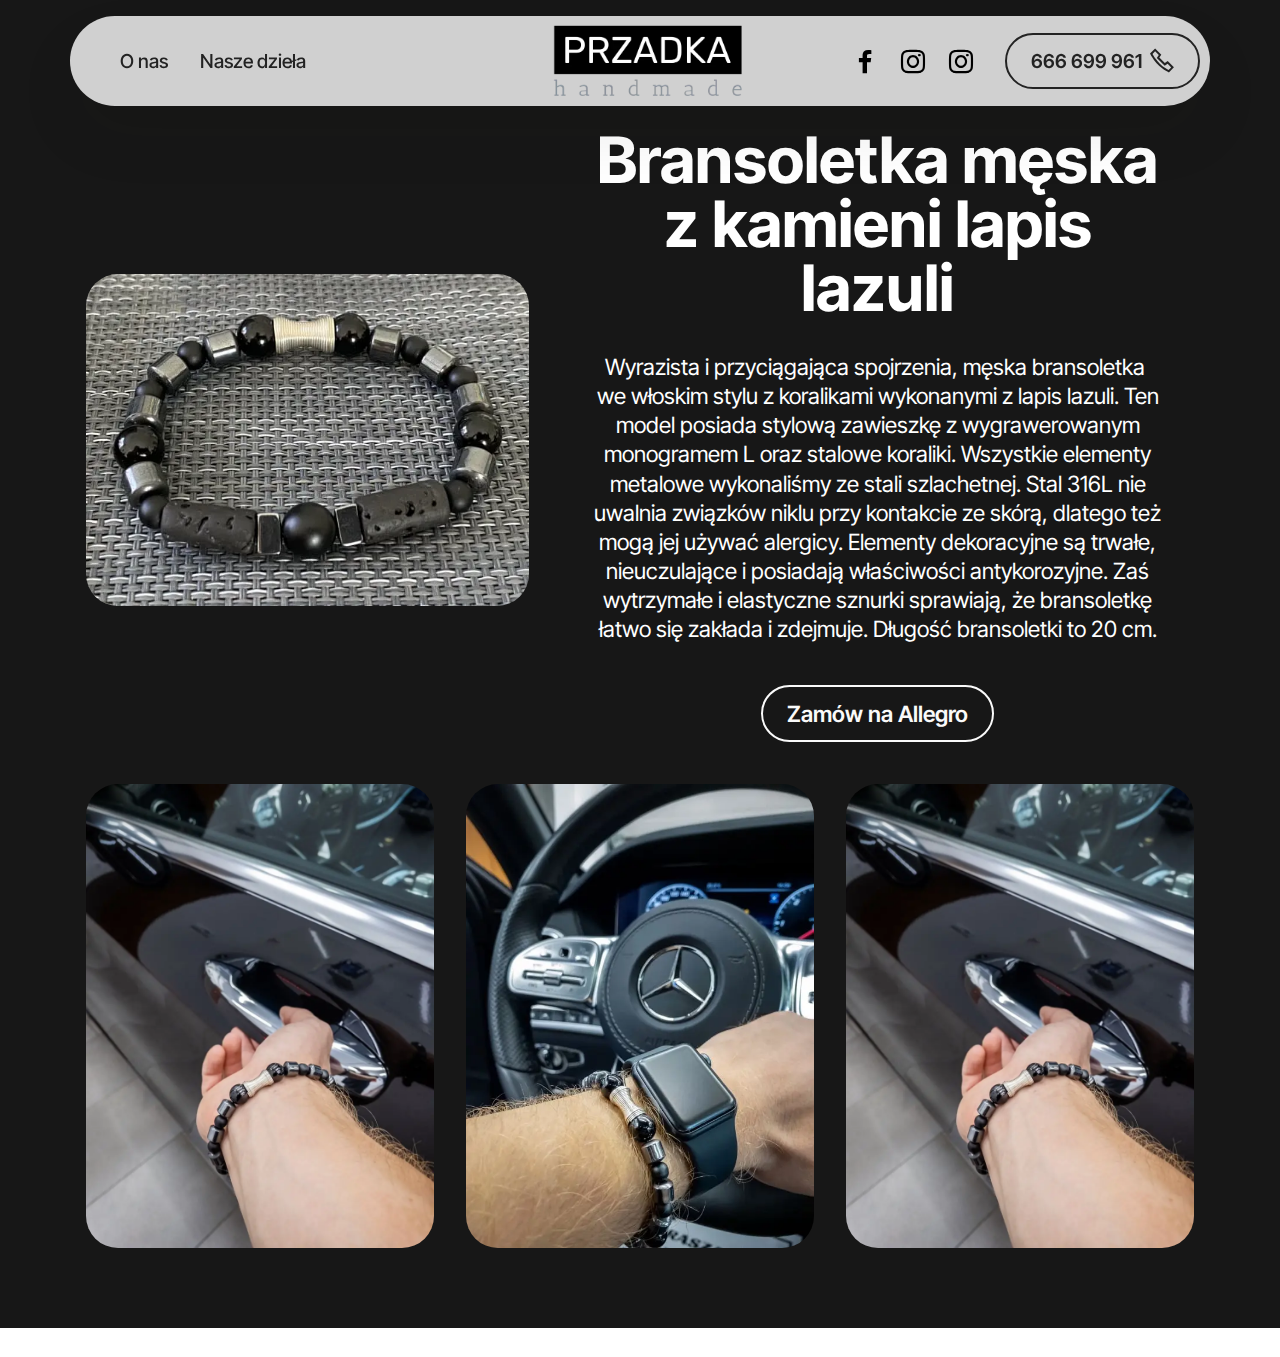
<file: page1.html>
<!DOCTYPE html>
<html  >
<head>
  
  <meta charset="UTF-8">
  <meta http-equiv="X-UA-Compatible" content="IE=edge">
  
  <meta name="viewport" content="width=device-width, initial-scale=1, minimum-scale=1">
  <link rel="shortcut icon" href="assets/images/przadka-low-resolution-logo-color-on-transparent-background-500x187.png" type="image/x-icon">
  <meta name="description" content="">
  
  
  <title>EnergiaUkrytawKamieniu | lawman</title>
  <link rel="stylesheet" href="assets/web/assets/mobirise-icons2/mobirise2.css">
  <link rel="stylesheet" href="assets/bootstrap/css/bootstrap.min.css">
  <link rel="stylesheet" href="assets/bootstrap/css/bootstrap-grid.min.css">
  <link rel="stylesheet" href="assets/bootstrap/css/bootstrap-reboot.min.css">
  <link rel="stylesheet" href="assets/animatecss/animate.css">
  <link rel="stylesheet" href="assets/dropdown/css/style.css">
  <link rel="stylesheet" href="assets/socicon/css/styles.css">
  <link rel="stylesheet" href="assets/theme/css/style.css">
  <link rel="preload" href="https://fonts.googleapis.com/css?family=Inter+Tight:100,200,300,400,500,600,700,800,900,100i,200i,300i,400i,500i,600i,700i,800i,900i&display=swap" as="style" onload="this.onload=null;this.rel='stylesheet'">
  <noscript><link rel="stylesheet" href="https://fonts.googleapis.com/css?family=Inter+Tight:100,200,300,400,500,600,700,800,900,100i,200i,300i,400i,500i,600i,700i,800i,900i&display=swap"></noscript>
  <link rel="preload" as="style" href="assets/mobirise/css/mbr-additional.css"><link rel="stylesheet" href="assets/mobirise/css/mbr-additional.css" type="text/css">

  
  
  
</head>
<body>
  
  <section data-bs-version="5.1" class="menu menu4 cid-tL3v8u5rBW" once="menu" id="menu04-d">
	

	<nav class="navbar navbar-dropdown navbar-fixed-top navbar-expand-lg">
		<div class="container">
			<div class="navbar-brand">
				<span class="navbar-logo">
					<a href="index.html">
						<img src="assets/images/przadka-low-resolution-logo-color-on-transparent-background-500x187.webp" alt="Mobirise Website Builder" style="height: 4.4rem;">
					</a>
				</span>
				
			</div>
			<button class="navbar-toggler" type="button" data-toggle="collapse" data-bs-toggle="collapse" data-target="#navbarSupportedContent" data-bs-target="#navbarSupportedContent" aria-controls="navbarNavAltMarkup" aria-expanded="false" aria-label="Toggle navigation">
				<div class="hamburger">
					<span></span>
					<span></span>
					<span></span>
					<span></span>
				</div>
			</button>
			<div class="collapse navbar-collapse" id="navbarSupportedContent">
				<ul class="navbar-nav nav-dropdown" data-app-modern-menu="true"><li class="nav-item">
						<a class="nav-link link text-black display-4" href="index.html#people02-c">O nas</a>
					</li>
					<li class="nav-item">
						<a class="nav-link link show text-black display-4" href="index.html#features04-9" aria-expanded="false">Nasze dzieła</a>
					</li></ul>
				<div class="icons-menu">
					<a class="iconfont-wrapper" href="https://mobiri.se">
						<span class="p-2 mbr-iconfont socicon-facebook socicon"></span>
					</a>
					<a class="iconfont-wrapper" href="https://mobiri.se">
						<span class="p-2 mbr-iconfont socicon-instagram socicon"></span>
					</a>
					<a class="iconfont-wrapper" href="https://mobiri.se">
						<span class="p-2 mbr-iconfont socicon-instagram socicon"></span>
					</a>
					
				</div>
				<div class="navbar-buttons mbr-section-btn"><a class="btn btn-black-outline display-4" href="tel:666699961"><span class="mobi-mbri mobi-mbri-phone mbr-iconfont mbr-iconfont-btn"></span>666 699 961</a></div>
			</div>
		</div>
	</nav>
</section>

<section data-bs-version="5.1" class="article2 cid-tL3LPjzUMd" id="article02-f">
	

	
	

	<div class="container">
		<div class="row justify-content-center">
			<div class="col-12 col-md-12 col-lg-5 image-wrapper">
				<img class="w-100" src="assets/images/image-50752001-596x447.webp" alt="Mobirise Website Builder">
			</div>
			<div class="col-12 col-md-12 col-lg">
				<div class="text-wrapper align-left">
					<h1 class="mbr-section-title mbr-fonts-style mb-4 display-2"><strong>Bransoletka męska z kamieni lapis lazuli</strong></h1>
					<p class="mbr-text align-left mbr-fonts-style mb-4 display-7">
					Wyrazista i przyciągająca spojrzenia, męska bransoletka&nbsp; we włoskim stylu z koralikami wykonanymi z lapis lazuli. Ten model posiada stylową zawieszkę z wygrawerowanym monogramem L oraz stalowe koraliki. Wszystkie elementy metalowe wykonaliśmy ze stali szlachetnej. Stal 316L nie uwalnia związków niklu przy kontakcie ze skórą, dlatego też mogą jej używać alergicy. Elementy dekoracyjne są trwałe, nieuczulające i posiadają właściwości antykorozyjne. Zaś wytrzymałe i elastyczne sznurki sprawiają, że bransoletkę łatwo się zakłada i zdejmuje. Długość bransoletki to 20 cm.
					</p>
					<div class="mbr-section-btn align-left mt-3"><a class="btn btn-white-outline display-7" href="page2.html#form02-s">Zamów na Allegro</a></div>
				</div>
			</div>
		</div>
	</div>
</section>

<section data-bs-version="5.1" class="gallery3 cid-tL3N5904LP" id="gallery03-h">
    
    
    <div class="container">
      
      <div class="row">
        <div class="item features-image mb-4 col-6 col-md-4 col-lg-4">
          <div class="item-wrapper">
            <div class="item-img mb-3">
              <img src="assets/images/364007445-278633304921938-3017391202449417759-n-816x1088.webp" alt="Mobirise Website Builder" title="" data-slide-to="0" data-bs-slide-to="0">
            </div>
            
          </div>
        </div>
        <div class="item features-image mb-4 col-6 col-md-4 col-lg-4">
          <div class="item-wrapper">
            <div class="item-img mb-3">
              <img src="assets/images/363970261-278633231588612-4238955566478089205-n-596x795.webp" alt="Mobirise Website Builder" title="" data-slide-to="1" data-bs-slide-to="1">
            </div>
            
          </div>
        </div>
        <div class="item features-image mb-4 col-6 col-md-4 col-lg-4">
          <div class="item-wrapper">
            <div class="item-img mb-3">
              <img src="assets/images/364007445-278633304921938-3017391202449417759-n-816x1088.webp" alt="Mobirise Website Builder" title="" data-slide-to="2" data-bs-slide-to="2">
            </div>
            
          </div>
        </div>
        
      </div>
    </div>
  </section>

<section data-bs-version="5.1" class="footer4 cid-tL5P8drJvH mbr-reveal" once="footers" id="footer04-l">

    

    

    <div class="container">
        <div class="media-container-row align-center mbr-white">
            <div class="col-12">
                <p class="mbr-text mb-0 mbr-fonts-style display-7">
                    © Copyright 2023 EnergiaUkrytawKamieniu</p>
            </div>
        </div>
    </div>
</section><section><a href="https://mobiri.se"></a><a href="https://mobiri.se"></a></section><script src="assets/bootstrap/js/bootstrap.bundle.min.js"></script>  <script src="assets/smoothscroll/smooth-scroll.js"></script>  <script src="assets/ytplayer/index.js"></script>  <script src="assets/dropdown/js/navbar-dropdown.js"></script>  <script src="assets/theme/js/script.js"></script>  
  
  
 <div id="scrollToTop" class="scrollToTop mbr-arrow-up"><a style="text-align: center;"><i class="mbr-arrow-up-icon mbr-arrow-up-icon-cm cm-icon cm-icon-smallarrow-up"></i></a></div>
    <input name="animation" type="hidden">
  </body>
</html>
</file>
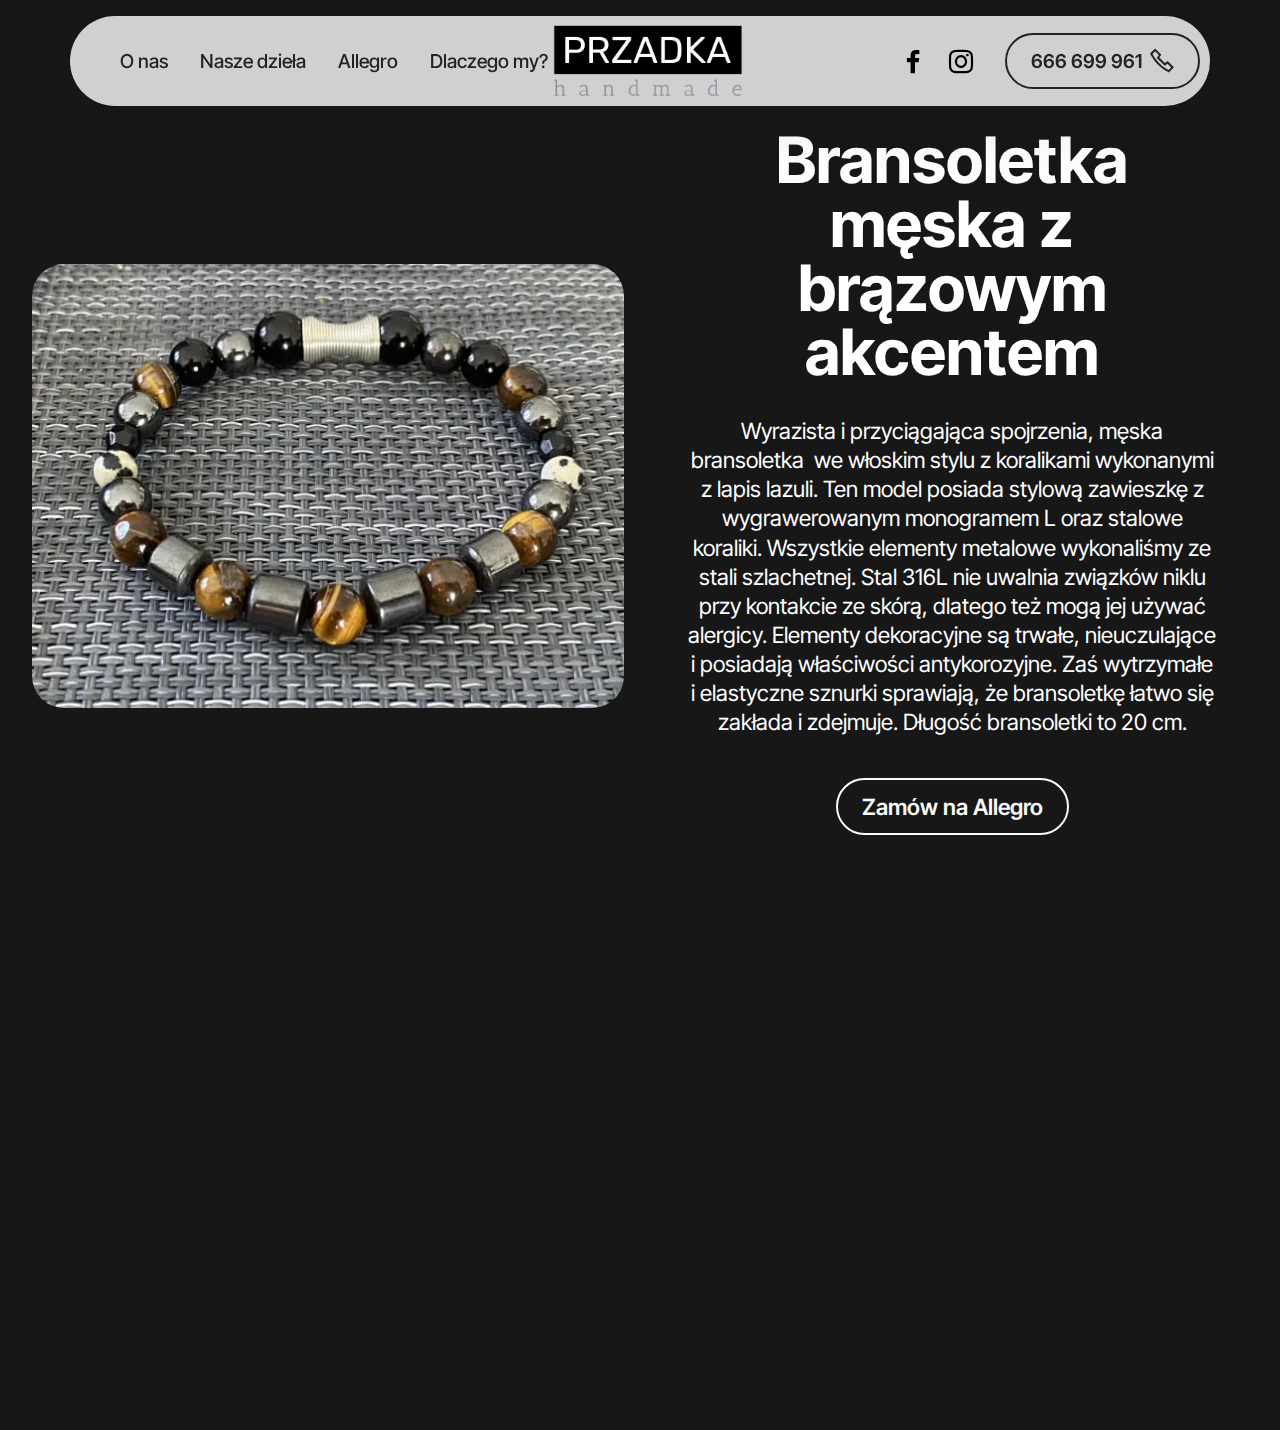
<file: page2.html>
<!DOCTYPE html>
<html  >
<head>
  
  <meta charset="UTF-8">
  <meta http-equiv="X-UA-Compatible" content="IE=edge">
  
  <meta name="viewport" content="width=device-width, initial-scale=1, minimum-scale=1">
  <link rel="shortcut icon" href="assets/images/pexels-karolina-grabowska-4040567-128x85.png" type="image/x-icon">
  <meta name="description" content="Stawiamy na oryginalne, nowoczesne wzornictwo i materiały o doskonałej jakości.">
  
  
  <title>Energia ukryta w kamieniu | browman</title>
  <link rel="stylesheet" href="assets/web/assets/mobirise-icons2/mobirise2.css">
  <link rel="stylesheet" href="assets/bootstrap/css/bootstrap.min.css">
  <link rel="stylesheet" href="assets/bootstrap/css/bootstrap-grid.min.css">
  <link rel="stylesheet" href="assets/bootstrap/css/bootstrap-reboot.min.css">
  <link rel="stylesheet" href="assets/animatecss/animate.css">
  <link rel="stylesheet" href="assets/dropdown/css/style.css">
  <link rel="stylesheet" href="assets/socicon/css/styles.css">
  <link rel="stylesheet" href="assets/theme/css/style.css">
  <link rel="preload" href="https://fonts.googleapis.com/css?family=Inter+Tight:100,200,300,400,500,600,700,800,900,100i,200i,300i,400i,500i,600i,700i,800i,900i&display=swap" as="style" onload="this.onload=null;this.rel='stylesheet'">
  <noscript><link rel="stylesheet" href="https://fonts.googleapis.com/css?family=Inter+Tight:100,200,300,400,500,600,700,800,900,100i,200i,300i,400i,500i,600i,700i,800i,900i&display=swap"></noscript>
  <link rel="preload" as="style" href="assets/mobirise/css/mbr-additional.css"><link rel="stylesheet" href="assets/mobirise/css/mbr-additional.css" type="text/css">

  
  
  
</head>
<body>
  
  <section data-bs-version="5.1" class="menu menu4 cid-tNg6EwEH46" once="menu" id="menu04-19">
	

	<nav class="navbar navbar-dropdown navbar-fixed-top navbar-expand-lg">
		<div class="container">
			<div class="navbar-brand">
				<span class="navbar-logo">
					<a href="index.html">
						<img src="assets/images/przadka-low-resolution-logo-color-on-transparent-background-500x187.webp" alt="Mobirise Website Builder" style="height: 4.4rem;">
					</a>
				</span>
				
			</div>
			<button class="navbar-toggler" type="button" data-toggle="collapse" data-bs-toggle="collapse" data-target="#navbarSupportedContent" data-bs-target="#navbarSupportedContent" aria-controls="navbarNavAltMarkup" aria-expanded="false" aria-label="Toggle navigation">
				<div class="hamburger">
					<span></span>
					<span></span>
					<span></span>
					<span></span>
				</div>
			</button>
			<div class="collapse navbar-collapse" id="navbarSupportedContent">
				<ul class="navbar-nav nav-dropdown" data-app-modern-menu="true"><li class="nav-item">
						<a class="nav-link link text-black display-4" href="index.html#people02-c">O nas</a>
					</li>
					<li class="nav-item">
						<a class="nav-link link show text-black text-primary display-4" href="index.html#people03-1g" aria-expanded="false">Nasze dzieła</a>
					</li><li class="nav-item"><a class="nav-link link show text-black text-primary display-4" href="http://www.allegro.pl">Allegro</a></li><li class="nav-item"><a class="nav-link link show text-black text-primary display-4" href="page4.html">Dlaczego my?</a></li></ul>
				<div class="icons-menu">
					<a class="iconfont-wrapper" href="https://www.facebook.com/profile.php?id=100083258114642">
						<span class="p-2 mbr-iconfont socicon-facebook socicon"></span>
					</a>
					<a class="iconfont-wrapper" href="https://mobiri.se">
						<span class="p-2 mbr-iconfont socicon-instagram socicon"></span>
					</a>
					
					
				</div>
				<div class="navbar-buttons mbr-section-btn"><a class="btn btn-black-outline display-4" href="tel:666699961"><span class="mobi-mbri mobi-mbri-phone mbr-iconfont mbr-iconfont-btn"></span>666 699 961</a></div>
			</div>
		</div>
	</nav>
</section>

<section data-bs-version="5.1" class="article2 cid-tNg6Ex4YlR" id="article02-1a">
	

	
	

	<div class="container-fluid">
		<div class="row justify-content-center">
			<div class="col-12 col-md-12 col-lg-6 image-wrapper">
				<img class="w-100" src="assets/images/image-50451201-596x447.webp" alt="Mobirise Website Builder">
			</div>
			<div class="col-12 col-md-12 col-lg">
				<div class="text-wrapper align-left">
					<h1 class="mbr-section-title mbr-fonts-style mb-4 display-2"><strong>Bransoletka męska z brązowym akcentem</strong></h1>
					<p class="mbr-text align-left mbr-fonts-style mb-4 display-7">
					Wyrazista i przyciągająca spojrzenia, męska bransoletka&nbsp; we włoskim stylu z koralikami wykonanymi z lapis lazuli. Ten model posiada stylową zawieszkę z wygrawerowanym monogramem L oraz stalowe koraliki. Wszystkie elementy metalowe wykonaliśmy ze stali szlachetnej. Stal 316L nie uwalnia związków niklu przy kontakcie ze skórą, dlatego też mogą jej używać alergicy. Elementy dekoracyjne są trwałe, nieuczulające i posiadają właściwości antykorozyjne. Zaś wytrzymałe i elastyczne sznurki sprawiają, że bransoletkę łatwo się zakłada i zdejmuje. Długość bransoletki to 20 cm.
					</p>
					<div class="mbr-section-btn align-left mt-3"><a class="btn btn-white-outline display-7" href="page2.html#form02-s">Zamów na Allegro</a></div>
				</div>
			</div>
		</div>
	</div>
</section>

<section data-bs-version="5.1" class="gallery3 cid-tNg6ExmBQu" id="gallery03-1b">
    
    
    <div class="container-fluid">
      
      <div class="row">
        <div class="item features-image mb-4 col-6 col-md-4 col-lg-4">
          <div class="item-wrapper">
            <div class="item-img mb-3">
              <img src="assets/images/background1.webp" alt="Mobirise Website Builder" title="" data-slide-to="0" data-bs-slide-to="0">
            </div>
            
          </div>
        </div>
        <div class="item features-image mb-4 col-6 col-md-4 col-lg-4">
          <div class="item-wrapper">
            <div class="item-img mb-3">
              <img src="assets/images/background3.webp" alt="Mobirise Website Builder" title="" data-slide-to="1" data-bs-slide-to="1">
            </div>
            
          </div>
        </div>
        <div class="item features-image mb-4 col-6 col-md-4 col-lg-4">
          <div class="item-wrapper">
            <div class="item-img mb-3">
              <img src="assets/images/background1.webp" alt="Mobirise Website Builder" title="" data-slide-to="2" data-bs-slide-to="2">
            </div>
            
          </div>
        </div>
        
      </div>
    </div>
  </section>

<section data-bs-version="5.1" class="footer4 cid-tNg6ExH1Sh" once="footers" id="footer04-1c">

    

    

    <div class="container">
        <div class="media-container-row align-center mbr-white">
            <div class="col-12">
                <p class="mbr-text mb-0 mbr-fonts-style display-7">
                    © Copyright 2024 Energia ukryta w kamieniu
                </p>
            </div>
        </div>
    </div>
</section>

<section data-bs-version="5.1" once="" class="cid-tNg6ExSG2u" id="MobiWise-Block-1d">
  <!--
    ███╗   ███╗ ██████╗ ██████╗ ██╗██╗    ██╗██╗███████╗███████╗
    ████╗ ████║██╔═══██╗██╔══██╗██║██║    ██║██║██╔════╝██╔════╝
    ██╔████╔██║██║   ██║██████╔╝██║██║ █╗ ██║██║███████╗█████╗  
    ██║╚██╔╝██║██║   ██║██╔══██╗██║██║███╗██║██║╚════██║██╔══╝  
    ██║ ╚═╝ ██║╚██████╔╝██████╔╝██║╚███╔███╔╝██║███████║███████╗
    ╚═╝     ╚═╝ ╚═════╝ ╚═════╝ ╚═╝ ╚══╝╚══╝ ╚═╝╚══════╝╚══════╝
    Version: 1.0.0 | 2023-02-28T00:07:08
    -->    
  
  <div class="mwVisible pe-none mwHidden">
    <div class="row mobiwiseGear">
      <div class="col-12 col-md-3 ">
        <svg class="machine" xmlns="http://www.w3.org/2000/svg" viewBox="0 0 645 526">
          <defs>
            <path id="MW" class="owl" d="M227.75,343.82,250,321.57v44.49H205.5l22.25-22.24Zm13.79-130.71h19.53l-9.76,9.76-9.77-9.76Zm-56-49.09,16.89,16.88,16.88,16.89H185.56V164Zm96.31,33.77,16.88-16.89L315.64,164v33.77Zm-30.56,2.66-81.22-81.21V85.47L187,102.35l16.88,16.89h94.89l33.77-33.77v33.77ZM343,228.61V414.53l-93-93-93-93Z"></path>
            <path id="small" class="small" d="M200 236v-21l-29-4c-2-10-6-18-11-26l18-23-15-15-23 18c-8-5-17-9-26-11l-4-29H90l-4 29c-10 2-18 6-26 11l-23-18-15 15 18 23c-5 8-9 17-11 26l-29 4v21l29 4c2 10 6 18 11 26l-18 23 15 15 23-18c8 5 17 9 26 11l4 29h21l4-29c10-2 18-6 26-11l23 18 15-15-18-23c5-8 9-17 11-26l28-4zm-100 26c-20 0-37-17-37-37s17-37 37-37 37 17 37 37-16 37-37 37z"></path>
            <path id="large" class="large" d="M635 184v-21l-29-4c-1-10-3-19-6-28l25-14-8-19-28 7c-5-8-10-16-16-24l19-23-15-15-23 17c-7-6-15-11-24-16l7-28-19-8-14 25c-9-3-18-5-28-6l-4-27h-21l-4 29c-10 1-19 3-28 6L405 9l-19 8 7 28c-8 5-16 10-24 16l-23-17-15 14 17 23c-6 7-11 15-16 24l-28-7-8 19 25 14c-3 9-5 18-6 28l-29 4v21l29 4c1 10 3 19 6 28l-25 14 8 19 28-7c5 8 10 16 16 24l-17 23 15 15 23-17c7 6 15 11 24 16l-7 28 19 8 14-25c9 3 18 5 28 6l4 29h21l4-29c10-1 19-3 28-6l14 25 19-8-7-28c8-5 16-10 24-16l23 17 15-15-17-23c6-7 11-15 16-24l28 7 8-19-25-14c3-9 5-18 6-28l27-4zM461 284c-61 0-110-49-110-110S401 64 461 64s110 49 110 110-49 110-110 110z"></path>
            <path id="medium" class="medium" d="M392 390v-21l-28-4c-1-10-4-19-7-28l23-17-11-18-27 11c-6-8-13-14-20-20l11-26-18-11-17 23c-9-4-18-6-28-7l-4-28h-21l-4 28c-10 1-19 4-28 7l-17-23-18 11 11 26c-8 6-14 13-20 20l-26-11-11 18 23 17c-4 9-6 18-7 28l-28 4v21l28 4c1 10 4 19 7 28l-23 17 11 18 26-11c6 8 13 14 20 20l-11 26 18 11 17-23c9 4 18 6 28 7l4 28h21l4-28c10-1 19-4 28-7l17 23 18-11-11-26c8-6 14-13 20-20l26 11 11-18-23-17c4-9 6-18 7-28l29-4zm-137 63c-41 0-74-33-74-74s33-74 74-74 74 33 74 74c-1 41-34 74-74 74z"></path>
          </defs>
          <use xlink:href="#MW"></use>
          <use xlink:href="#small"></use>
          <use xlink:href="#large"></use>
          <use xlink:href="#medium"></use>
        </svg>
      </div>
      <div class="col-12 col-md-6">
        <h3>MobiWise</h3>
        <h1>Facebook Messenger</h1>
        <article>Facebook Messenger Chat will be shown <strong>only when your site is online</strong>.
          <br>Click on the bin to remove Facebook Messenger Chat from your website.
          <br>This block will be invisible on preview/publish.
          <br><span>version 1.0.0 | Fb Messenger version : 15.0</span>
        </article>
      </div>
      <div class="col-12 col-md-3" style="transform: scaleX(-1)">
        <svg class="machine" xmlns="http://www.w3.org/2000/svg" viewBox="0 0 645 526">
          <use xlink:href="#MW"></use>
          <use xlink:href="#small"></use>
          <use xlink:href="#large"></use>
          <use xlink:href="#medium"></use>
        </svg>
      </div>
    </div>
  </div>
  <div id="fb-root"></div>
  <div id="fb-customer-chat" class="fb-customerchat" attribution="setup_tool" page_id="109821291297437" theme_color="#ffffff" logged_in_greeting="Witaj! W czym możemy pomóc?" logged_out_greeting="W razie potrzeby jesteśmy do usług.">
  </div>
  <div class="d-none">
    <div id="l">pl_PL</div>
    <script>window.fbAsyncInit=function(){FB.init({xfbml:!0,version:"v15.0"})},function(e,t,n){var c,s=e.getElementsByTagName(t)[0];e.getElementById(n)||((c=e.createElement(t)).id=n,c.src="https://connect.facebook.net/"+document.getElementById("l").innerHTML+"/sdk/xfbml.customerchat.js",s.parentNode.insertBefore(c,s))}(document,"script","facebook-jssdk");</script>
  </div>
</section><section><a href="https://mobiri.se"></a><a href="https://mobiri.se"></a></section><script src="assets/bootstrap/js/bootstrap.bundle.min.js"></script>  <script src="assets/smoothscroll/smooth-scroll.js"></script>  <script src="assets/ytplayer/index.js"></script>  <script src="assets/dropdown/js/navbar-dropdown.js"></script>  <script src="assets/theme/js/script.js"></script>  
  
  
  <input name="animation" type="hidden">
  </body>
</html>
</file>
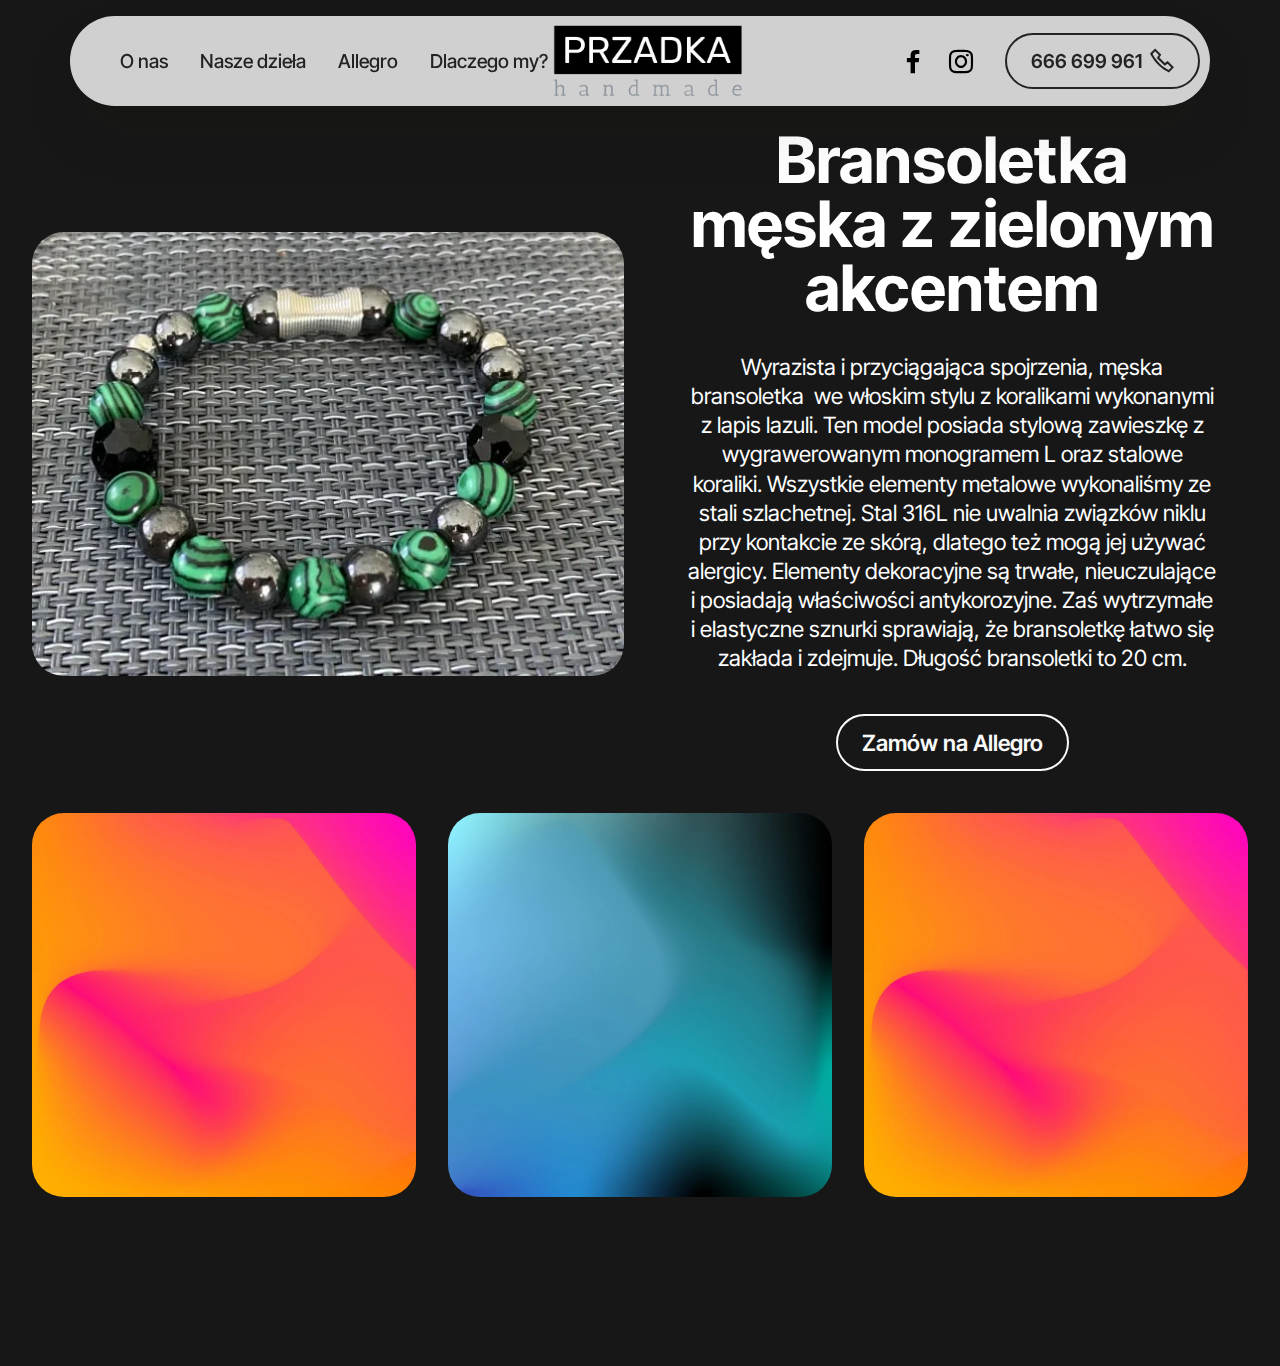
<file: page3.html>
<!DOCTYPE html>
<html  >
<head>
  
  <meta charset="UTF-8">
  <meta http-equiv="X-UA-Compatible" content="IE=edge">
  
  <meta name="viewport" content="width=device-width, initial-scale=1, minimum-scale=1">
  <link rel="shortcut icon" href="assets/images/pexels-karolina-grabowska-4040567-128x85.png" type="image/x-icon">
  <meta name="description" content="Stawiamy na oryginalne, nowoczesne wzornictwo i materiały o doskonałej jakości.">
  
  
  <title>Energia ukryta w kamieniu | greeman</title>
  <link rel="stylesheet" href="assets/web/assets/mobirise-icons2/mobirise2.css">
  <link rel="stylesheet" href="assets/bootstrap/css/bootstrap.min.css">
  <link rel="stylesheet" href="assets/bootstrap/css/bootstrap-grid.min.css">
  <link rel="stylesheet" href="assets/bootstrap/css/bootstrap-reboot.min.css">
  <link rel="stylesheet" href="assets/animatecss/animate.css">
  <link rel="stylesheet" href="assets/dropdown/css/style.css">
  <link rel="stylesheet" href="assets/socicon/css/styles.css">
  <link rel="stylesheet" href="assets/theme/css/style.css">
  <link rel="preload" href="https://fonts.googleapis.com/css?family=Inter+Tight:100,200,300,400,500,600,700,800,900,100i,200i,300i,400i,500i,600i,700i,800i,900i&display=swap" as="style" onload="this.onload=null;this.rel='stylesheet'">
  <noscript><link rel="stylesheet" href="https://fonts.googleapis.com/css?family=Inter+Tight:100,200,300,400,500,600,700,800,900,100i,200i,300i,400i,500i,600i,700i,800i,900i&display=swap"></noscript>
  <link rel="preload" as="style" href="assets/mobirise/css/mbr-additional.css"><link rel="stylesheet" href="assets/mobirise/css/mbr-additional.css" type="text/css">

  
  
  
</head>
<body>
  
  <section data-bs-version="5.1" class="menu menu4 cid-tNgb8e8BvD" once="menu" id="menu04-1h">
	

	<nav class="navbar navbar-dropdown navbar-fixed-top navbar-expand-lg">
		<div class="container">
			<div class="navbar-brand">
				<span class="navbar-logo">
					<a href="index.html">
						<img src="assets/images/przadka-low-resolution-logo-color-on-transparent-background-500x187.webp" alt="Mobirise Website Builder" style="height: 4.4rem;">
					</a>
				</span>
				
			</div>
			<button class="navbar-toggler" type="button" data-toggle="collapse" data-bs-toggle="collapse" data-target="#navbarSupportedContent" data-bs-target="#navbarSupportedContent" aria-controls="navbarNavAltMarkup" aria-expanded="false" aria-label="Toggle navigation">
				<div class="hamburger">
					<span></span>
					<span></span>
					<span></span>
					<span></span>
				</div>
			</button>
			<div class="collapse navbar-collapse" id="navbarSupportedContent">
				<ul class="navbar-nav nav-dropdown" data-app-modern-menu="true"><li class="nav-item">
						<a class="nav-link link text-black display-4" href="index.html#people02-c">O nas</a>
					</li>
					<li class="nav-item">
						<a class="nav-link link show text-black text-primary display-4" href="index.html#people03-1g" aria-expanded="false">Nasze dzieła</a>
					</li><li class="nav-item"><a class="nav-link link show text-black text-primary display-4" href="http://www.allegro.pl">Allegro</a></li><li class="nav-item"><a class="nav-link link show text-black text-primary display-4" href="page4.html">Dlaczego my?</a></li></ul>
				<div class="icons-menu">
					<a class="iconfont-wrapper" href="https://www.facebook.com/profile.php?id=100083258114642">
						<span class="p-2 mbr-iconfont socicon-facebook socicon"></span>
					</a>
					<a class="iconfont-wrapper" href="https://mobiri.se">
						<span class="p-2 mbr-iconfont socicon-instagram socicon"></span>
					</a>
					
					
				</div>
				<div class="navbar-buttons mbr-section-btn"><a class="btn btn-black-outline display-4" href="tel:666699961"><span class="mobi-mbri mobi-mbri-phone mbr-iconfont mbr-iconfont-btn"></span>666 699 961</a></div>
			</div>
		</div>
	</nav>
</section>

<section data-bs-version="5.1" class="article2 cid-tNgb8etwuz" id="article02-1i">
	

	
	

	<div class="container-fluid">
		<div class="row justify-content-center">
			<div class="col-12 col-md-12 col-lg-6 image-wrapper">
				<img class="w-100" src="assets/images/image-50768897-596x447.webp" alt="Mobirise Website Builder">
			</div>
			<div class="col-12 col-md-12 col-lg">
				<div class="text-wrapper align-left">
					<h1 class="mbr-section-title mbr-fonts-style mb-4 display-2"><strong>Bransoletka męska z zielonym akcentem</strong></h1>
					<p class="mbr-text align-left mbr-fonts-style mb-4 display-7">
					Wyrazista i przyciągająca spojrzenia, męska bransoletka&nbsp; we włoskim stylu z koralikami wykonanymi z lapis lazuli. Ten model posiada stylową zawieszkę z wygrawerowanym monogramem L oraz stalowe koraliki. Wszystkie elementy metalowe wykonaliśmy ze stali szlachetnej. Stal 316L nie uwalnia związków niklu przy kontakcie ze skórą, dlatego też mogą jej używać alergicy. Elementy dekoracyjne są trwałe, nieuczulające i posiadają właściwości antykorozyjne. Zaś wytrzymałe i elastyczne sznurki sprawiają, że bransoletkę łatwo się zakłada i zdejmuje. Długość bransoletki to 20 cm.
					</p>
					<div class="mbr-section-btn align-left mt-3"><a class="btn btn-white-outline display-7" href="page2.html#form02-s">Zamów na Allegro</a></div>
				</div>
			</div>
		</div>
	</div>
</section>

<section data-bs-version="5.1" class="gallery3 cid-tNgb8eNDrQ" id="gallery03-1j">
    
    
    <div class="container-fluid">
      
      <div class="row">
        <div class="item features-image mb-4 col-6 col-md-4 col-lg-4">
          <div class="item-wrapper">
            <div class="item-img mb-3">
              <img src="assets/images/background1.webp" alt="Mobirise Website Builder" title="" data-slide-to="0" data-bs-slide-to="0">
            </div>
            
          </div>
        </div>
        <div class="item features-image mb-4 col-6 col-md-4 col-lg-4">
          <div class="item-wrapper">
            <div class="item-img mb-3">
              <img src="assets/images/background3.webp" alt="Mobirise Website Builder" title="" data-slide-to="1" data-bs-slide-to="1">
            </div>
            
          </div>
        </div>
        <div class="item features-image mb-4 col-6 col-md-4 col-lg-4">
          <div class="item-wrapper">
            <div class="item-img mb-3">
              <img src="assets/images/background1.webp" alt="Mobirise Website Builder" title="" data-slide-to="2" data-bs-slide-to="2">
            </div>
            
          </div>
        </div>
        
      </div>
    </div>
  </section>

<section data-bs-version="5.1" class="footer4 cid-tNgb8f9ftC" once="footers" id="footer04-1k">

    

    

    <div class="container">
        <div class="media-container-row align-center mbr-white">
            <div class="col-12">
                <p class="mbr-text mb-0 mbr-fonts-style display-7">
                    © Copyright 2024 Energia ukryta w kamieniu
                </p>
            </div>
        </div>
    </div>
</section>

<section data-bs-version="5.1" once="" class="cid-tNgb8fl6dV" id="MobiWise-Block-1l">
  <!--
    ███╗   ███╗ ██████╗ ██████╗ ██╗██╗    ██╗██╗███████╗███████╗
    ████╗ ████║██╔═══██╗██╔══██╗██║██║    ██║██║██╔════╝██╔════╝
    ██╔████╔██║██║   ██║██████╔╝██║██║ █╗ ██║██║███████╗█████╗  
    ██║╚██╔╝██║██║   ██║██╔══██╗██║██║███╗██║██║╚════██║██╔══╝  
    ██║ ╚═╝ ██║╚██████╔╝██████╔╝██║╚███╔███╔╝██║███████║███████╗
    ╚═╝     ╚═╝ ╚═════╝ ╚═════╝ ╚═╝ ╚══╝╚══╝ ╚═╝╚══════╝╚══════╝
    Version: 1.0.0 | 2023-02-28T00:07:08
    -->    
  
  <div class="mwVisible pe-none mwHidden">
    <div class="row mobiwiseGear">
      <div class="col-12 col-md-3 ">
        <svg class="machine" xmlns="http://www.w3.org/2000/svg" viewBox="0 0 645 526">
          <defs>
            <path id="MW" class="owl" d="M227.75,343.82,250,321.57v44.49H205.5l22.25-22.24Zm13.79-130.71h19.53l-9.76,9.76-9.77-9.76Zm-56-49.09,16.89,16.88,16.88,16.89H185.56V164Zm96.31,33.77,16.88-16.89L315.64,164v33.77Zm-30.56,2.66-81.22-81.21V85.47L187,102.35l16.88,16.89h94.89l33.77-33.77v33.77ZM343,228.61V414.53l-93-93-93-93Z"></path>
            <path id="small" class="small" d="M200 236v-21l-29-4c-2-10-6-18-11-26l18-23-15-15-23 18c-8-5-17-9-26-11l-4-29H90l-4 29c-10 2-18 6-26 11l-23-18-15 15 18 23c-5 8-9 17-11 26l-29 4v21l29 4c2 10 6 18 11 26l-18 23 15 15 23-18c8 5 17 9 26 11l4 29h21l4-29c10-2 18-6 26-11l23 18 15-15-18-23c5-8 9-17 11-26l28-4zm-100 26c-20 0-37-17-37-37s17-37 37-37 37 17 37 37-16 37-37 37z"></path>
            <path id="large" class="large" d="M635 184v-21l-29-4c-1-10-3-19-6-28l25-14-8-19-28 7c-5-8-10-16-16-24l19-23-15-15-23 17c-7-6-15-11-24-16l7-28-19-8-14 25c-9-3-18-5-28-6l-4-27h-21l-4 29c-10 1-19 3-28 6L405 9l-19 8 7 28c-8 5-16 10-24 16l-23-17-15 14 17 23c-6 7-11 15-16 24l-28-7-8 19 25 14c-3 9-5 18-6 28l-29 4v21l29 4c1 10 3 19 6 28l-25 14 8 19 28-7c5 8 10 16 16 24l-17 23 15 15 23-17c7 6 15 11 24 16l-7 28 19 8 14-25c9 3 18 5 28 6l4 29h21l4-29c10-1 19-3 28-6l14 25 19-8-7-28c8-5 16-10 24-16l23 17 15-15-17-23c6-7 11-15 16-24l28 7 8-19-25-14c3-9 5-18 6-28l27-4zM461 284c-61 0-110-49-110-110S401 64 461 64s110 49 110 110-49 110-110 110z"></path>
            <path id="medium" class="medium" d="M392 390v-21l-28-4c-1-10-4-19-7-28l23-17-11-18-27 11c-6-8-13-14-20-20l11-26-18-11-17 23c-9-4-18-6-28-7l-4-28h-21l-4 28c-10 1-19 4-28 7l-17-23-18 11 11 26c-8 6-14 13-20 20l-26-11-11 18 23 17c-4 9-6 18-7 28l-28 4v21l28 4c1 10 4 19 7 28l-23 17 11 18 26-11c6 8 13 14 20 20l-11 26 18 11 17-23c9 4 18 6 28 7l4 28h21l4-28c10-1 19-4 28-7l17 23 18-11-11-26c8-6 14-13 20-20l26 11 11-18-23-17c4-9 6-18 7-28l29-4zm-137 63c-41 0-74-33-74-74s33-74 74-74 74 33 74 74c-1 41-34 74-74 74z"></path>
          </defs>
          <use xlink:href="#MW"></use>
          <use xlink:href="#small"></use>
          <use xlink:href="#large"></use>
          <use xlink:href="#medium"></use>
        </svg>
      </div>
      <div class="col-12 col-md-6">
        <h3>MobiWise</h3>
        <h1>Facebook Messenger</h1>
        <article>Facebook Messenger Chat will be shown <strong>only when your site is online</strong>.
          <br>Click on the bin to remove Facebook Messenger Chat from your website.
          <br>This block will be invisible on preview/publish.
          <br><span>version 1.0.0 | Fb Messenger version : 15.0</span>
        </article>
      </div>
      <div class="col-12 col-md-3" style="transform: scaleX(-1)">
        <svg class="machine" xmlns="http://www.w3.org/2000/svg" viewBox="0 0 645 526">
          <use xlink:href="#MW"></use>
          <use xlink:href="#small"></use>
          <use xlink:href="#large"></use>
          <use xlink:href="#medium"></use>
        </svg>
      </div>
    </div>
  </div>
  <div id="fb-root"></div>
  <div id="fb-customer-chat" class="fb-customerchat" attribution="setup_tool" page_id="109821291297437" theme_color="#ffffff" logged_in_greeting="Witaj! W czym możemy pomóc?" logged_out_greeting="W razie potrzeby jesteśmy do usług.">
  </div>
  <div class="d-none">
    <div id="l">pl_PL</div>
    <script>window.fbAsyncInit=function(){FB.init({xfbml:!0,version:"v15.0"})},function(e,t,n){var c,s=e.getElementsByTagName(t)[0];e.getElementById(n)||((c=e.createElement(t)).id=n,c.src="https://connect.facebook.net/"+document.getElementById("l").innerHTML+"/sdk/xfbml.customerchat.js",s.parentNode.insertBefore(c,s))}(document,"script","facebook-jssdk");</script>
  </div>
</section><section><a href="https://mobiri.se"></a><a href="https://mobiri.se"></a></section><script src="assets/bootstrap/js/bootstrap.bundle.min.js"></script>  <script src="assets/smoothscroll/smooth-scroll.js"></script>  <script src="assets/ytplayer/index.js"></script>  <script src="assets/dropdown/js/navbar-dropdown.js"></script>  <script src="assets/theme/js/script.js"></script>  
  
  
  <input name="animation" type="hidden">
  </body>
</html>
</file>
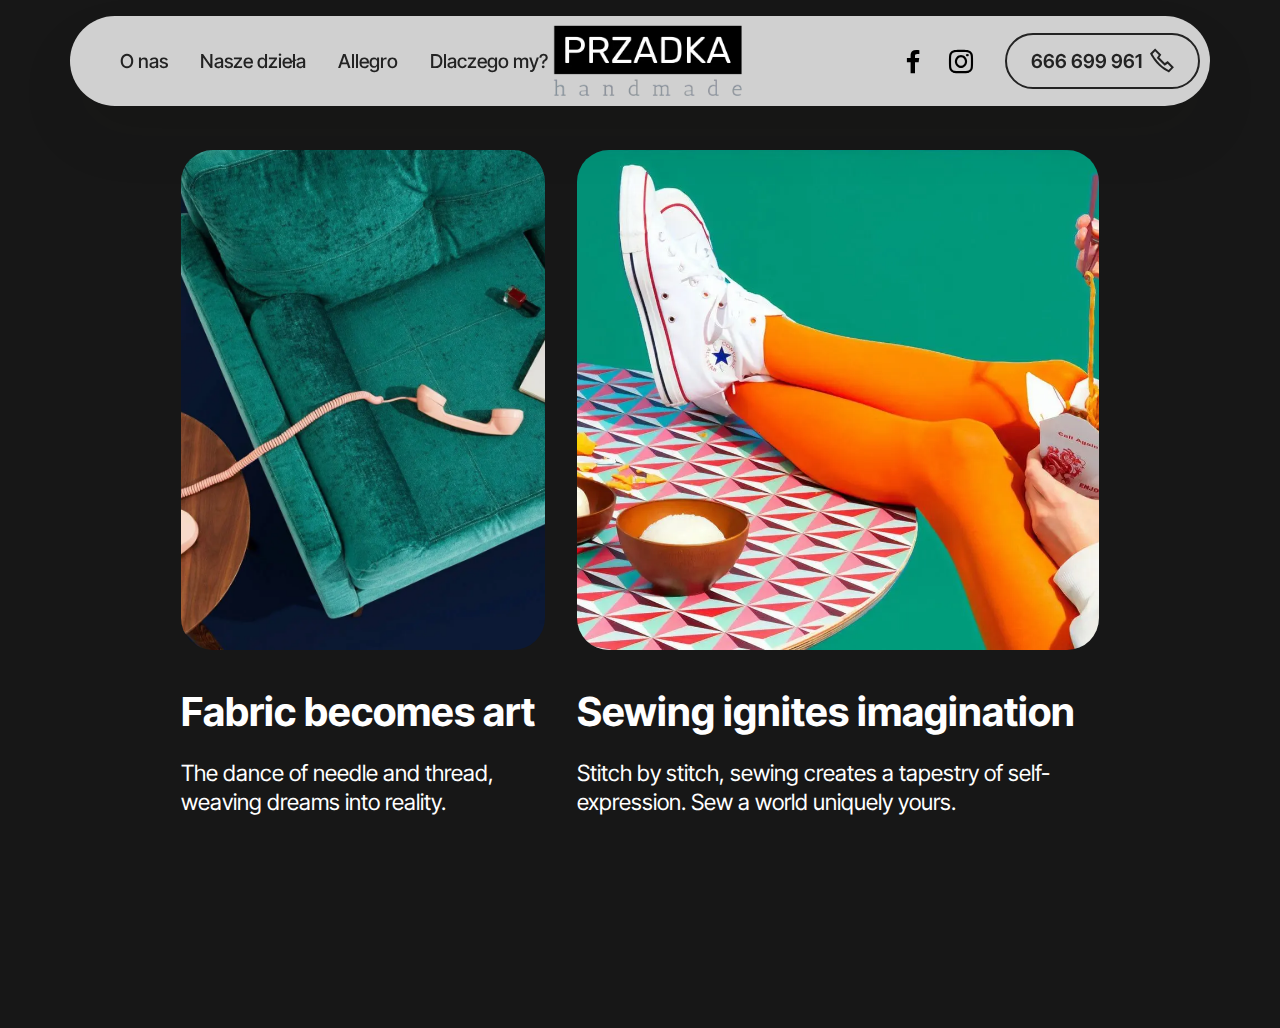
<file: page4.html>
<!DOCTYPE html>
<html  >
<head>
  
  <meta charset="UTF-8">
  <meta http-equiv="X-UA-Compatible" content="IE=edge">
  
  <meta name="viewport" content="width=device-width, initial-scale=1, minimum-scale=1">
  <link rel="shortcut icon" href="assets/images/pexels-karolina-grabowska-4040567-128x85.png" type="image/x-icon">
  <meta name="description" content="Stawiamy na oryginalne, nowoczesne wzornictwo i materiały o doskonałej jakości.">
  
  
  <title>Energia ukryta w kamieniu | Dlaczego my?</title>
  <link rel="stylesheet" href="assets/web/assets/mobirise-icons2/mobirise2.css">
  <link rel="stylesheet" href="assets/bootstrap/css/bootstrap.min.css">
  <link rel="stylesheet" href="assets/bootstrap/css/bootstrap-grid.min.css">
  <link rel="stylesheet" href="assets/bootstrap/css/bootstrap-reboot.min.css">
  <link rel="stylesheet" href="assets/animatecss/animate.css">
  <link rel="stylesheet" href="assets/dropdown/css/style.css">
  <link rel="stylesheet" href="assets/socicon/css/styles.css">
  <link rel="stylesheet" href="assets/theme/css/style.css">
  <link rel="preload" href="https://fonts.googleapis.com/css?family=Inter+Tight:100,200,300,400,500,600,700,800,900,100i,200i,300i,400i,500i,600i,700i,800i,900i&display=swap" as="style" onload="this.onload=null;this.rel='stylesheet'">
  <noscript><link rel="stylesheet" href="https://fonts.googleapis.com/css?family=Inter+Tight:100,200,300,400,500,600,700,800,900,100i,200i,300i,400i,500i,600i,700i,800i,900i&display=swap"></noscript>
  <link rel="preload" as="style" href="assets/mobirise/css/mbr-additional.css"><link rel="stylesheet" href="assets/mobirise/css/mbr-additional.css" type="text/css">

  
  
  
</head>
<body>
  
  <section data-bs-version="5.1" class="menu menu4 cid-tNgnfmYNe8" once="menu" id="menu04-1m">
	

	<nav class="navbar navbar-dropdown navbar-fixed-top navbar-expand-lg">
		<div class="container">
			<div class="navbar-brand">
				<span class="navbar-logo">
					<a href="index.html">
						<img src="assets/images/przadka-low-resolution-logo-color-on-transparent-background-500x187.webp" alt="Mobirise Website Builder" style="height: 4.4rem;">
					</a>
				</span>
				
			</div>
			<button class="navbar-toggler" type="button" data-toggle="collapse" data-bs-toggle="collapse" data-target="#navbarSupportedContent" data-bs-target="#navbarSupportedContent" aria-controls="navbarNavAltMarkup" aria-expanded="false" aria-label="Toggle navigation">
				<div class="hamburger">
					<span></span>
					<span></span>
					<span></span>
					<span></span>
				</div>
			</button>
			<div class="collapse navbar-collapse" id="navbarSupportedContent">
				<ul class="navbar-nav nav-dropdown" data-app-modern-menu="true"><li class="nav-item">
						<a class="nav-link link text-black display-4" href="index.html#people02-c">O nas</a>
					</li>
					<li class="nav-item">
						<a class="nav-link link show text-black text-primary display-4" href="index.html#people03-1g" aria-expanded="false">Nasze dzieła</a>
					</li><li class="nav-item"><a class="nav-link link show text-black text-primary display-4" href="http://www.allegro.pl">Allegro</a></li><li class="nav-item"><a class="nav-link link show text-black text-primary display-4" href="page4.html">Dlaczego my?</a></li></ul>
				<div class="icons-menu">
					<a class="iconfont-wrapper" href="https://www.facebook.com/profile.php?id=100083258114642">
						<span class="p-2 mbr-iconfont socicon-facebook socicon"></span>
					</a>
					<a class="iconfont-wrapper" href="https://mobiri.se">
						<span class="p-2 mbr-iconfont socicon-instagram socicon"></span>
					</a>
					
					
				</div>
				<div class="navbar-buttons mbr-section-btn"><a class="btn btn-black-outline display-4" href="tel:666699961"><span class="mobi-mbri mobi-mbri-phone mbr-iconfont mbr-iconfont-btn"></span>666 699 961</a></div>
			</div>
		</div>
	</nav>
</section>

<section data-bs-version="5.1" class="image2 cid-tNgnpPlEGW" id="image02-1r">
  
  
  
  <div class="container">
    <div class="row">
      <div class="col-12 col-md-10">
        <div class="row">
          <div class="col-12 col-lg-5">
            <div class="img-item">
              <img class="w-100 mb-4" src="assets/images/gallery02.webp" alt="Mobirise Website Builder">
              <h5 class="mbr-fonts-style mb-3 display-5">
                <strong>Fabric becomes art</strong>
              </h5>
              <p class="mbr-text mbr-fonts-style mb-sm-5 display-7">
                The dance of needle and thread, weaving dreams into reality.
              </p>
            </div>
          </div>
          <div class="col-12 col-lg">
            <div class="img-item">
              <img class="w-100 mb-4" src="assets/images/11.webp" alt="Mobirise Website Builder">
              <h5 class="mbr-fonts-style mb-3 display-5">
                <strong>Sewing ignites imagination</strong>
              </h5>
              <p class="mbr-text mbr-fonts-style mb-0 display-7">
                Stitch by stitch, sewing creates a tapestry of self-expression.
                Sew a world uniquely yours.
              </p>
            </div>
          </div>
        </div>
      </div>
    </div>
  </div>
</section>

<section data-bs-version="5.1" class="footer4 cid-tNgnfo4Aez" once="footers" id="footer04-1p">

    

    

    <div class="container">
        <div class="media-container-row align-center mbr-white">
            <div class="col-12">
                <p class="mbr-text mb-0 mbr-fonts-style display-7">
                    © Copyright 2024 Energia ukryta w kamieniu
                </p>
            </div>
        </div>
    </div>
</section>

<section data-bs-version="5.1" once="" class="cid-tNgnfofaV6" id="MobiWise-Block-1q">
  <!--
    ███╗   ███╗ ██████╗ ██████╗ ██╗██╗    ██╗██╗███████╗███████╗
    ████╗ ████║██╔═══██╗██╔══██╗██║██║    ██║██║██╔════╝██╔════╝
    ██╔████╔██║██║   ██║██████╔╝██║██║ █╗ ██║██║███████╗█████╗  
    ██║╚██╔╝██║██║   ██║██╔══██╗██║██║███╗██║██║╚════██║██╔══╝  
    ██║ ╚═╝ ██║╚██████╔╝██████╔╝██║╚███╔███╔╝██║███████║███████╗
    ╚═╝     ╚═╝ ╚═════╝ ╚═════╝ ╚═╝ ╚══╝╚══╝ ╚═╝╚══════╝╚══════╝
    Version: 1.0.0 | 2023-02-28T00:07:08
    -->    
  
  <div class="mwVisible pe-none mwHidden">
    <div class="row mobiwiseGear">
      <div class="col-12 col-md-3 ">
        <svg class="machine" xmlns="http://www.w3.org/2000/svg" viewBox="0 0 645 526">
          <defs>
            <path id="MW" class="owl" d="M227.75,343.82,250,321.57v44.49H205.5l22.25-22.24Zm13.79-130.71h19.53l-9.76,9.76-9.77-9.76Zm-56-49.09,16.89,16.88,16.88,16.89H185.56V164Zm96.31,33.77,16.88-16.89L315.64,164v33.77Zm-30.56,2.66-81.22-81.21V85.47L187,102.35l16.88,16.89h94.89l33.77-33.77v33.77ZM343,228.61V414.53l-93-93-93-93Z"></path>
            <path id="small" class="small" d="M200 236v-21l-29-4c-2-10-6-18-11-26l18-23-15-15-23 18c-8-5-17-9-26-11l-4-29H90l-4 29c-10 2-18 6-26 11l-23-18-15 15 18 23c-5 8-9 17-11 26l-29 4v21l29 4c2 10 6 18 11 26l-18 23 15 15 23-18c8 5 17 9 26 11l4 29h21l4-29c10-2 18-6 26-11l23 18 15-15-18-23c5-8 9-17 11-26l28-4zm-100 26c-20 0-37-17-37-37s17-37 37-37 37 17 37 37-16 37-37 37z"></path>
            <path id="large" class="large" d="M635 184v-21l-29-4c-1-10-3-19-6-28l25-14-8-19-28 7c-5-8-10-16-16-24l19-23-15-15-23 17c-7-6-15-11-24-16l7-28-19-8-14 25c-9-3-18-5-28-6l-4-27h-21l-4 29c-10 1-19 3-28 6L405 9l-19 8 7 28c-8 5-16 10-24 16l-23-17-15 14 17 23c-6 7-11 15-16 24l-28-7-8 19 25 14c-3 9-5 18-6 28l-29 4v21l29 4c1 10 3 19 6 28l-25 14 8 19 28-7c5 8 10 16 16 24l-17 23 15 15 23-17c7 6 15 11 24 16l-7 28 19 8 14-25c9 3 18 5 28 6l4 29h21l4-29c10-1 19-3 28-6l14 25 19-8-7-28c8-5 16-10 24-16l23 17 15-15-17-23c6-7 11-15 16-24l28 7 8-19-25-14c3-9 5-18 6-28l27-4zM461 284c-61 0-110-49-110-110S401 64 461 64s110 49 110 110-49 110-110 110z"></path>
            <path id="medium" class="medium" d="M392 390v-21l-28-4c-1-10-4-19-7-28l23-17-11-18-27 11c-6-8-13-14-20-20l11-26-18-11-17 23c-9-4-18-6-28-7l-4-28h-21l-4 28c-10 1-19 4-28 7l-17-23-18 11 11 26c-8 6-14 13-20 20l-26-11-11 18 23 17c-4 9-6 18-7 28l-28 4v21l28 4c1 10 4 19 7 28l-23 17 11 18 26-11c6 8 13 14 20 20l-11 26 18 11 17-23c9 4 18 6 28 7l4 28h21l4-28c10-1 19-4 28-7l17 23 18-11-11-26c8-6 14-13 20-20l26 11 11-18-23-17c4-9 6-18 7-28l29-4zm-137 63c-41 0-74-33-74-74s33-74 74-74 74 33 74 74c-1 41-34 74-74 74z"></path>
          </defs>
          <use xlink:href="#MW"></use>
          <use xlink:href="#small"></use>
          <use xlink:href="#large"></use>
          <use xlink:href="#medium"></use>
        </svg>
      </div>
      <div class="col-12 col-md-6">
        <h3>MobiWise</h3>
        <h1>Facebook Messenger</h1>
        <article>Facebook Messenger Chat will be shown <strong>only when your site is online</strong>.
          <br>Click on the bin to remove Facebook Messenger Chat from your website.
          <br>This block will be invisible on preview/publish.
          <br><span>version 1.0.0 | Fb Messenger version : 15.0</span>
        </article>
      </div>
      <div class="col-12 col-md-3" style="transform: scaleX(-1)">
        <svg class="machine" xmlns="http://www.w3.org/2000/svg" viewBox="0 0 645 526">
          <use xlink:href="#MW"></use>
          <use xlink:href="#small"></use>
          <use xlink:href="#large"></use>
          <use xlink:href="#medium"></use>
        </svg>
      </div>
    </div>
  </div>
  <div id="fb-root"></div>
  <div id="fb-customer-chat" class="fb-customerchat" attribution="setup_tool" page_id="109821291297437" theme_color="#ffffff" logged_in_greeting="Witaj! W czym możemy pomóc?" logged_out_greeting="W razie potrzeby jesteśmy do usług.">
  </div>
  <div class="d-none">
    <div id="l">pl_PL</div>
    <script>window.fbAsyncInit=function(){FB.init({xfbml:!0,version:"v15.0"})},function(e,t,n){var c,s=e.getElementsByTagName(t)[0];e.getElementById(n)||((c=e.createElement(t)).id=n,c.src="https://connect.facebook.net/"+document.getElementById("l").innerHTML+"/sdk/xfbml.customerchat.js",s.parentNode.insertBefore(c,s))}(document,"script","facebook-jssdk");</script>
  </div>
</section><section><a href="https://mobiri.se"></a><a href="https://mobiri.se"></a></section><script src="assets/bootstrap/js/bootstrap.bundle.min.js"></script>  <script src="assets/smoothscroll/smooth-scroll.js"></script>  <script src="assets/ytplayer/index.js"></script>  <script src="assets/dropdown/js/navbar-dropdown.js"></script>  <script src="assets/theme/js/script.js"></script>  
  
  
  <input name="animation" type="hidden">
  </body>
</html>
</file>
<file: assets/web/assets/mobirise-icons2/mobirise2.css>
@font-face {
  font-family: 'Moririse2';
  font-display: swap;
  src:  url('mobirise2.eot?f2bix4');
  src:  url('mobirise2.eot?f2bix4#iefix') format('embedded-opentype'),
    url('mobirise2.ttf?f2bix4') format('truetype'),
    url('mobirise2.woff?f2bix4') format('woff'),
    url('mobirise2.svg?f2bix4#mobirise2') format('svg');
  font-weight: normal;
  font-style: normal;
}

[class^="mobi-"], [class*=" mobi-"] {
  /* use !important to prevent issues with browser extensions that change fonts */
  font-family: 'Moririse2' !important;
  speak: none;
  font-style: normal;
  font-weight: normal;
  font-variant: normal;
  text-transform: none;
  line-height: 1;

  /* Better Font Rendering =========== */
  -webkit-font-smoothing: antialiased;
  -moz-osx-font-smoothing: grayscale;
}

.mobi-mbri-add-submenu:before {
  content: "\e900";
}
.mobi-mbri-alert:before {
  content: "\e901";
}
.mobi-mbri-align-center:before {
  content: "\e902";
}
.mobi-mbri-align-justify:before {
  content: "\e903";
}
.mobi-mbri-align-left:before {
  content: "\e904";
}
.mobi-mbri-align-right:before {
  content: "\e905";
}
.mobi-mbri-android:before {
  content: "\e906";
}
.mobi-mbri-apple:before {
  content: "\e907";
}
.mobi-mbri-arrow-down:before {
  content: "\e908";
}
.mobi-mbri-arrow-next:before {
  content: "\e909";
}
.mobi-mbri-arrow-prev:before {
  content: "\e90a";
}
.mobi-mbri-arrow-up:before {
  content: "\e90b";
}
.mobi-mbri-bold:before {
  content: "\e90c";
}
.mobi-mbri-bookmark:before {
  content: "\e90d";
}
.mobi-mbri-bootstrap:before {
  content: "\e90e";
}
.mobi-mbri-briefcase:before {
  content: "\e90f";
}
.mobi-mbri-browse:before {
  content: "\e910";
}
.mobi-mbri-bulleted-list:before {
  content: "\e911";
}
.mobi-mbri-calendar:before {
  content: "\e912";
}
.mobi-mbri-camera:before {
  content: "\e913";
}
.mobi-mbri-cart-add:before {
  content: "\e914";
}
.mobi-mbri-cart-full:before {
  content: "\e915";
}
.mobi-mbri-cash:before {
  content: "\e916";
}
.mobi-mbri-change-style:before {
  content: "\e917";
}
.mobi-mbri-chat:before {
  content: "\e918";
}
.mobi-mbri-clock:before {
  content: "\e919";
}
.mobi-mbri-close:before {
  content: "\e91a";
}
.mobi-mbri-cloud:before {
  content: "\e91b";
}
.mobi-mbri-code:before {
  content: "\e91c";
}
.mobi-mbri-contact-form:before {
  content: "\e91d";
}
.mobi-mbri-credit-card:before {
  content: "\e91e";
}
.mobi-mbri-cursor-click:before {
  content: "\e91f";
}
.mobi-mbri-cust-feedback:before {
  content: "\e920";
}
.mobi-mbri-database:before {
  content: "\e921";
}
.mobi-mbri-delivery:before {
  content: "\e922";
}
.mobi-mbri-desktop:before {
  content: "\e923";
}
.mobi-mbri-devices:before {
  content: "\e924";
}
.mobi-mbri-down:before {
  content: "\e925";
}
.mobi-mbri-download-2:before {
  content: "\e926";
}
.mobi-mbri-download:before {
  content: "\e927";
}
.mobi-mbri-drag-n-drop-2:before {
  content: "\e928";
}
.mobi-mbri-drag-n-drop:before {
  content: "\e929";
}
.mobi-mbri-edit-2:before {
  content: "\e92a";
}
.mobi-mbri-edit:before {
  content: "\e92b";
}
.mobi-mbri-error:before {
  content: "\e92c";
}
.mobi-mbri-extension:before {
  content: "\e92d";
}
.mobi-mbri-features:before {
  content: "\e92e";
}
.mobi-mbri-file:before {
  content: "\e92f";
}
.mobi-mbri-flag:before {
  content: "\e930";
}
.mobi-mbri-folder:before {
  content: "\e931";
}
.mobi-mbri-gift:before {
  content: "\e932";
}
.mobi-mbri-github:before {
  content: "\e933";
}
.mobi-mbri-globe-2:before {
  content: "\e934";
}
.mobi-mbri-globe:before {
  content: "\e935";
}
.mobi-mbri-growing-chart:before {
  content: "\e936";
}
.mobi-mbri-hearth:before {
  content: "\e937";
}
.mobi-mbri-help:before {
  content: "\e938";
}
.mobi-mbri-home:before {
  content: "\e939";
}
.mobi-mbri-hot-cup:before {
  content: "\e93a";
}
.mobi-mbri-idea:before {
  content: "\e93b";
}
.mobi-mbri-image-gallery:before {
  content: "\e93c";
}
.mobi-mbri-image-slider:before {
  content: "\e93d";
}
.mobi-mbri-info:before {
  content: "\e93e";
}
.mobi-mbri-italic:before {
  content: "\e93f";
}
.mobi-mbri-key:before {
  content: "\e940";
}
.mobi-mbri-laptop:before {
  content: "\e941";
}
.mobi-mbri-layers:before {
  content: "\e942";
}
.mobi-mbri-left-right:before {
  content: "\e943";
}
.mobi-mbri-left:before {
  content: "\e944";
}
.mobi-mbri-letter:before {
  content: "\e945";
}
.mobi-mbri-like:before {
  content: "\e946";
}
.mobi-mbri-link:before {
  content: "\e947";
}
.mobi-mbri-lock:before {
  content: "\e948";
}
.mobi-mbri-login:before {
  content: "\e949";
}
.mobi-mbri-logout:before {
  content: "\e94a";
}
.mobi-mbri-magic-stick:before {
  content: "\e94b";
}
.mobi-mbri-map-pin:before {
  content: "\e94c";
}
.mobi-mbri-menu:before {
  content: "\e94d";
}
.mobi-mbri-mobile-2:before {
  content: "\e94e";
}
.mobi-mbri-mobile-horizontal:before {
  content: "\e94f";
}
.mobi-mbri-mobile:before {
  content: "\e950";
}
.mobi-mbri-mobirise:before {
  content: "\e951";
}
.mobi-mbri-more-horizontal:before {
  content: "\e952";
}
.mobi-mbri-more-vertical:before {
  content: "\e953";
}
.mobi-mbri-music:before {
  content: "\e954";
}
.mobi-mbri-new-file:before {
  content: "\e955";
}
.mobi-mbri-numbered-list:before {
  content: "\e956";
}
.mobi-mbri-opened-folder:before {
  content: "\e957";
}
.mobi-mbri-pages:before {
  content: "\e958";
}
.mobi-mbri-paper-plane:before {
  content: "\e959";
}
.mobi-mbri-paperclip:before {
  content: "\e95a";
}
.mobi-mbri-phone:before {
  content: "\e95b";
}
.mobi-mbri-photo:before {
  content: "\e95c";
}
.mobi-mbri-photos:before {
  content: "\e95d";
}
.mobi-mbri-pin:before {
  content: "\e95e";
}
.mobi-mbri-play:before {
  content: "\e95f";
}
.mobi-mbri-plus:before {
  content: "\e960";
}
.mobi-mbri-preview:before {
  content: "\e961";
}
.mobi-mbri-print:before {
  content: "\e962";
}
.mobi-mbri-protect:before {
  content: "\e963";
}
.mobi-mbri-question:before {
  content: "\e964";
}
.mobi-mbri-quote-left:before {
  content: "\e965";
}
.mobi-mbri-quote-right:before {
  content: "\e966";
}
.mobi-mbri-redo:before {
  content: "\e967";
}
.mobi-mbri-refresh:before {
  content: "\e968";
}
.mobi-mbri-responsive-2:before {
  content: "\e969";
}
.mobi-mbri-responsive:before {
  content: "\e96a";
}
.mobi-mbri-right:before {
  content: "\e96b";
}
.mobi-mbri-rocket:before {
  content: "\e96c";
}
.mobi-mbri-sad-face:before {
  content: "\e96d";
}
.mobi-mbri-sale:before {
  content: "\e96e";
}
.mobi-mbri-save:before {
  content: "\e96f";
}
.mobi-mbri-search:before {
  content: "\e970";
}
.mobi-mbri-setting-2:before {
  content: "\e971";
}
.mobi-mbri-setting-3:before {
  content: "\e972";
}
.mobi-mbri-setting:before {
  content: "\e973";
}
.mobi-mbri-share:before {
  content: "\e974";
}
.mobi-mbri-shopping-bag:before {
  content: "\e975";
}
.mobi-mbri-shopping-basket:before {
  content: "\e976";
}
.mobi-mbri-shopping-cart:before {
  content: "\e977";
}
.mobi-mbri-sites:before {
  content: "\e978";
}
.mobi-mbri-smile-face:before {
  content: "\e979";
}
.mobi-mbri-speed:before {
  content: "\e97a";
}
.mobi-mbri-star:before {
  content: "\e97b";
}
.mobi-mbri-success:before {
  content: "\e97c";
}
.mobi-mbri-sun:before {
  content: "\e97d";
}
.mobi-mbri-sun2:before {
  content: "\e97e";
}
.mobi-mbri-tablet-vertical:before {
  content: "\e97f";
}
.mobi-mbri-tablet:before {
  content: "\e980";
}
.mobi-mbri-target:before {
  content: "\e981";
}
.mobi-mbri-timer:before {
  content: "\e982";
}
.mobi-mbri-to-ftp:before {
  content: "\e983";
}
.mobi-mbri-to-local-drive:before {
  content: "\e984";
}
.mobi-mbri-touch-swipe:before {
  content: "\e985";
}
.mobi-mbri-touch:before {
  content: "\e986";
}
.mobi-mbri-trash:before {
  content: "\e987";
}
.mobi-mbri-underline:before {
  content: "\e988";
}
.mobi-mbri-undo:before {
  content: "\e989";
}
.mobi-mbri-unlink:before {
  content: "\e98a";
}
.mobi-mbri-unlock:before {
  content: "\e98b";
}
.mobi-mbri-up-down:before {
  content: "\e98c";
}
.mobi-mbri-up:before {
  content: "\e98d";
}
.mobi-mbri-update:before {
  content: "\e98e";
}
.mobi-mbri-upload-2:before {
  content: "\e98f";
}
.mobi-mbri-upload:before {
  content: "\e990";
}
.mobi-mbri-user-2:before {
  content: "\e991";
}
.mobi-mbri-user:before {
  content: "\e992";
}
.mobi-mbri-users:before {
  content: "\e993";
}
.mobi-mbri-video-play:before {
  content: "\e994";
}
.mobi-mbri-video:before {
  content: "\e995";
}
.mobi-mbri-watch:before {
  content: "\e996";
}
.mobi-mbri-website-theme-2:before {
  content: "\e997";
}
.mobi-mbri-website-theme:before {
  content: "\e998";
}
.mobi-mbri-wifi:before {
  content: "\e999";
}
.mobi-mbri-windows:before {
  content: "\e99a";
}
.mobi-mbri-zoom-in:before {
  content: "\e99b";
}
.mobi-mbri-zoom-out:before {
  content: "\e99c";
}
</file>
<file: assets/parallax/jarallax.css>
.jarallax {
    position: relative;
    z-index: 0;
}
.jarallax > .jarallax-img {
    position: absolute;
    object-fit: cover;
    /* support for plugin https://github.com/bfred-it/object-fit-images */
    font-family: 'object-fit: cover;';
    top: 0;
    left: 0;
    width: 100%;
    height: 100%;
    z-index: -1;
}
</file>
<file: assets/dropdown/css/style.css>
.navbar-dropdown {
  left: 0;
  padding: 0;
  position: absolute;
  right: 0;
  top: 0;
  transition: all 0.45s ease;
  z-index: 1030;
  background: #282828; }
  .navbar-dropdown .navbar-logo {
    margin-right: 0.8rem;
    transition: margin 0.3s ease-in-out;
    vertical-align: middle; }
    .navbar-dropdown .navbar-logo img {
      height: 3.125rem;
      transition: all 0.3s ease-in-out; }
    .navbar-dropdown .navbar-logo.mbr-iconfont {
      font-size: 3.125rem;
      line-height: 3.125rem; }
  .navbar-dropdown .navbar-caption {
    font-weight: 700;
    white-space: normal;
    vertical-align: -4px;
    line-height: 3.125rem !important; }
    .navbar-dropdown .navbar-caption, .navbar-dropdown .navbar-caption:hover {
      color: inherit;
      text-decoration: none; }
  .navbar-dropdown .mbr-iconfont + .navbar-caption {
    vertical-align: -1px; }
  .navbar-dropdown.navbar-fixed-top {
    position: fixed; }
  .navbar-dropdown .navbar-brand span {
    vertical-align: -4px; }
  .navbar-dropdown.bg-color.transparent {
    background: none; }
  .navbar-dropdown.navbar-short .navbar-brand {
    padding: 0.625rem 0; }
    .navbar-dropdown.navbar-short .navbar-brand span {
      vertical-align: -1px; }
  .navbar-dropdown.navbar-short .navbar-caption {
    line-height: 2.375rem !important;
    vertical-align: -2px; }
  .navbar-dropdown.navbar-short .navbar-logo {
    margin-right: 0.5rem; }
    .navbar-dropdown.navbar-short .navbar-logo img {
      height: 2.375rem; }
    .navbar-dropdown.navbar-short .navbar-logo.mbr-iconfont {
      font-size: 2.375rem;
      line-height: 2.375rem; }
  .navbar-dropdown.navbar-short .mbr-table-cell {
    height: 3.625rem; }
  .navbar-dropdown .navbar-close {
    left: 0.6875rem;
    position: fixed;
    top: 0.75rem;
    z-index: 1000; }
  .navbar-dropdown .hamburger-icon {
    content: "";
    display: inline-block;
    vertical-align: middle;
    width: 16px;
    -webkit-box-shadow: 0 -6px 0 1px #282828,0 0 0 1px #282828,0 6px 0 1px #282828;
    -moz-box-shadow: 0 -6px 0 1px #282828,0 0 0 1px #282828,0 6px 0 1px #282828;
    box-shadow: 0 -6px 0 1px #282828,0 0 0 1px #282828,0 6px 0 1px #282828; }

.dropdown-menu .dropdown-toggle[data-toggle="dropdown-submenu"]::after {
  border-bottom: 0.35em solid transparent;
  border-left: 0.35em solid;
  border-right: 0;
  border-top: 0.35em solid transparent;
  margin-left: 0.3rem; }

.dropdown-menu .dropdown-item:focus {
  outline: 0; }

.nav-dropdown {
  font-size: 0.75rem;
  font-weight: 500;
  height: auto !important; }
  .nav-dropdown .nav-btn {
    padding-left: 1rem; }
  .nav-dropdown .link {
    margin: .667em 1.667em;
    font-weight: 500;
    padding: 0;
    transition: color .2s ease-in-out; }
    .nav-dropdown .link.dropdown-toggle {
      margin-right: 2.583em; }
      .nav-dropdown .link.dropdown-toggle::after {
        margin-left: .25rem;
        border-top: 0.35em solid;
        border-right: 0.35em solid transparent;
        border-left: 0.35em solid transparent;
        border-bottom: 0; }
      .nav-dropdown .link.dropdown-toggle[aria-expanded="true"] {
        margin: 0;
        padding: 0.667em 3.263em  0.667em 1.667em; }
  .nav-dropdown .link::after,
  .nav-dropdown .dropdown-item::after {
    color: inherit; }
  .nav-dropdown .btn {
    font-size: 0.75rem;
    font-weight: 700;
    letter-spacing: 0;
    margin-bottom: 0;
    padding-left: 1.25rem;
    padding-right: 1.25rem; }
  .nav-dropdown .dropdown-menu {
    border-radius: 0;
    border: 0;
    left: 0;
    margin: 0;
    padding-bottom: 1.25rem;
    padding-top: 1.25rem;
    position: relative; }
  .nav-dropdown .dropdown-submenu {
    margin-left: 0.125rem;
    top: 0; }
  .nav-dropdown .dropdown-item {
    font-weight: 500;
    line-height: 2;
    padding: 0.3846em 4.615em 0.3846em 1.5385em;
    position: relative;
    transition: color .2s ease-in-out, background-color .2s ease-in-out; }
    .nav-dropdown .dropdown-item::after {
      margin-top: -0.3077em;
      position: absolute;
      right: 1.1538em;
      top: 50%; }
    .nav-dropdown .dropdown-item:focus, .nav-dropdown .dropdown-item:hover {
      background: none; }

@media (max-width: 767px) {
  .nav-dropdown.navbar-toggleable-sm {
    bottom: 0;
    display: none;
    left: 0;
    overflow-x: hidden;
    position: fixed;
    top: 0;
    transform: translateX(-100%);
    -ms-transform: translateX(-100%);
    -webkit-transform: translateX(-100%);
    width: 18.75rem;
    z-index: 999; } }
.nav-dropdown.navbar-toggleable-xl {
  bottom: 0;
  display: none;
  left: 0;
  overflow-x: hidden;
  position: fixed;
  top: 0;
  transform: translateX(-100%);
  -ms-transform: translateX(-100%);
  -webkit-transform: translateX(-100%);
  width: 18.75rem;
  z-index: 999; }

.nav-dropdown-sm {
  display: block !important;
  overflow-x: hidden;
  overflow: auto;
  padding-top: 3.875rem; }
  .nav-dropdown-sm::after {
    content: "";
    display: block;
    height: 3rem;
    width: 100%; }
  .nav-dropdown-sm.collapse.in ~ .navbar-close {
    display: block !important; }
  .nav-dropdown-sm.collapsing, .nav-dropdown-sm.collapse.in {
    transform: translateX(0);
    -ms-transform: translateX(0);
    -webkit-transform: translateX(0);
    transition: all 0.25s ease-out;
    -webkit-transition: all 0.25s ease-out;
    background: #282828; }
  .nav-dropdown-sm.collapsing[aria-expanded="false"] {
    transform: translateX(-100%);
    -ms-transform: translateX(-100%);
    -webkit-transform: translateX(-100%); }
  .nav-dropdown-sm .nav-item {
    display: block;
    margin-left: 0 !important;
    padding-left: 0; }
  .nav-dropdown-sm .link,
  .nav-dropdown-sm .dropdown-item {
    border-top: 1px dotted rgba(255, 255, 255, 0.1);
    font-size: 0.8125rem;
    line-height: 1.6;
    margin: 0 !important;
    padding: 0.875rem 2.4rem 0.875rem 1.5625rem !important;
    position: relative;
    white-space: normal; }
    .nav-dropdown-sm .link:focus, .nav-dropdown-sm .link:hover,
    .nav-dropdown-sm .dropdown-item:focus,
    .nav-dropdown-sm .dropdown-item:hover {
      background: rgba(0, 0, 0, 0.2) !important;
      color: #c0a375; }
  .nav-dropdown-sm .nav-btn {
    position: relative;
    padding: 1.5625rem 1.5625rem 0 1.5625rem; }
    .nav-dropdown-sm .nav-btn::before {
      border-top: 1px dotted rgba(255, 255, 255, 0.1);
      content: "";
      left: 0;
      position: absolute;
      top: 0;
      width: 100%; }
    .nav-dropdown-sm .nav-btn + .nav-btn {
      padding-top: 0.625rem; }
      .nav-dropdown-sm .nav-btn + .nav-btn::before {
        display: none; }
  .nav-dropdown-sm .btn {
    padding: 0.625rem 0; }
  .nav-dropdown-sm .dropdown-toggle[data-toggle="dropdown-submenu"]::after {
    margin-left: .25rem;
    border-top: 0.35em solid;
    border-right: 0.35em solid transparent;
    border-left: 0.35em solid transparent;
    border-bottom: 0; }
  .nav-dropdown-sm .dropdown-toggle[data-toggle="dropdown-submenu"][aria-expanded="true"]::after {
    border-top: 0;
    border-right: 0.35em solid transparent;
    border-left: 0.35em solid transparent;
    border-bottom: 0.35em solid; }
  .nav-dropdown-sm .dropdown-menu {
    margin: 0;
    padding: 0;
    position: relative;
    top: 0;
    left: 0;
    width: 100%;
    border: 0;
    float: none;
    border-radius: 0;
    background: none; }
  .nav-dropdown-sm .dropdown-submenu {
    left: 100%;
    margin-left: 0.125rem;
    margin-top: -1.25rem;
    top: 0; }

.navbar-toggleable-sm .nav-dropdown .dropdown-menu {
  position: absolute; }

.navbar-toggleable-sm .nav-dropdown .dropdown-submenu {
  left: 100%;
  margin-left: 0.125rem;
  margin-top: -1.25rem;
  top: 0; }

.navbar-toggleable-sm.opened .nav-dropdown .dropdown-menu {
  position: relative; }

.navbar-toggleable-sm.opened .nav-dropdown .dropdown-submenu {
  left: 0;
  margin-left: 00rem;
  margin-top: 0rem;
  top: 0; }

.is-builder .nav-dropdown.collapsing {
  transition: none !important; }
</file>
<file: assets/socicon/css/styles.css>
@charset "UTF-8";

@font-face {
  font-family: 'Socicon';
  src:  url('../fonts/socicon.eot');
  src:  url('../fonts/socicon.eot?#iefix') format('embedded-opentype'),
    url('../fonts/socicon.woff2') format('woff2'),
    url('../fonts/socicon.ttf') format('truetype'),
    url('../fonts/socicon.woff') format('woff'),
    url('../fonts/socicon.svg#socicon') format('svg');
  font-weight: normal;
  font-style: normal;
  font-display: swap;
}

[data-icon]:before {
  font-family: "socicon" !important;
  content: attr(data-icon);
  font-style: normal !important;
  font-weight: normal !important;
  font-variant: normal !important;
  text-transform: none !important;
  speak: none;
  line-height: 1;
  -webkit-font-smoothing: antialiased;
  -moz-osx-font-smoothing: grayscale;
}

[class^="socicon-"], [class*=" socicon-"] {
  /* use !important to prevent issues with browser extensions that change fonts */
  font-family: 'Socicon' !important;
  speak: none;
  font-style: normal;
  font-weight: normal;
  font-variant: normal;
  text-transform: none;
  line-height: 1;

  /* Better Font Rendering =========== */
  -webkit-font-smoothing: antialiased;
  -moz-osx-font-smoothing: grayscale;
}

.socicon-eitaa:before {
  content: "\e97c";
}
.socicon-soroush:before {
  content: "\e97d";
}
.socicon-bale:before {
  content: "\e97e";
}
.socicon-zazzle:before {
  content: "\e97b";
}
.socicon-society6:before {
  content: "\e97a";
}
.socicon-redbubble:before {
  content: "\e979";
}
.socicon-avvo:before {
  content: "\e978";
}
.socicon-stitcher:before {
  content: "\e977";
}
.socicon-googlehangouts:before {
  content: "\e974";
}
.socicon-dlive:before {
  content: "\e975";
}
.socicon-vsco:before {
  content: "\e976";
}
.socicon-flipboard:before {
  content: "\e973";
}
.socicon-ubuntu:before {
  content: "\e958";
}
.socicon-artstation:before {
  content: "\e959";
}
.socicon-invision:before {
  content: "\e95a";
}
.socicon-torial:before {
  content: "\e95b";
}
.socicon-collectorz:before {
  content: "\e95c";
}
.socicon-seenthis:before {
  content: "\e95d";
}
.socicon-googleplaymusic:before {
  content: "\e95e";
}
.socicon-debian:before {
  content: "\e95f";
}
.socicon-filmfreeway:before {
  content: "\e960";
}
.socicon-gnome:before {
  content: "\e961";
}
.socicon-itchio:before {
  content: "\e962";
}
.socicon-jamendo:before {
  content: "\e963";
}
.socicon-mix:before {
  content: "\e964";
}
.socicon-sharepoint:before {
  content: "\e965";
}
.socicon-tinder:before {
  content: "\e966";
}
.socicon-windguru:before {
  content: "\e967";
}
.socicon-cdbaby:before {
  content: "\e968";
}
.socicon-elementaryos:before {
  content: "\e969";
}
.socicon-stage32:before {
  content: "\e96a";
}
.socicon-tiktok:before {
  content: "\e96b";
}
.socicon-gitter:before {
  content: "\e96c";
}
.socicon-letterboxd:before {
  content: "\e96d";
}
.socicon-threema:before {
  content: "\e96e";
}
.socicon-splice:before {
  content: "\e96f";
}
.socicon-metapop:before {
  content: "\e970";
}
.socicon-naver:before {
  content: "\e971";
}
.socicon-remote:before {
  content: "\e972";
}
.socicon-internet:before {
  content: "\e957";
}
.socicon-moddb:before {
  content: "\e94b";
}
.socicon-indiedb:before {
  content: "\e94c";
}
.socicon-traxsource:before {
  content: "\e94d";
}
.socicon-gamefor:before {
  content: "\e94e";
}
.socicon-pixiv:before {
  content: "\e94f";
}
.socicon-myanimelist:before {
  content: "\e950";
}
.socicon-blackberry:before {
  content: "\e951";
}
.socicon-wickr:before {
  content: "\e952";
}
.socicon-spip:before {
  content: "\e953";
}
.socicon-napster:before {
  content: "\e954";
}
.socicon-beatport:before {
  content: "\e955";
}
.socicon-hackerone:before {
  content: "\e956";
}
.socicon-hackernews:before {
  content: "\e946";
}
.socicon-smashwords:before {
  content: "\e947";
}
.socicon-kobo:before {
  content: "\e948";
}
.socicon-bookbub:before {
  content: "\e949";
}
.socicon-mailru:before {
  content: "\e94a";
}
.socicon-gitlab:before {
  content: "\e945";
}
.socicon-instructables:before {
  content: "\e944";
}
.socicon-portfolio:before {
  content: "\e943";
}
.socicon-codered:before {
  content: "\e940";
}
.socicon-origin:before {
  content: "\e941";
}
.socicon-nextdoor:before {
  content: "\e942";
}
.socicon-udemy:before {
  content: "\e93f";
}
.socicon-livemaster:before {
  content: "\e93e";
}
.socicon-crunchbase:before {
  content: "\e93b";
}
.socicon-homefy:before {
  content: "\e93c";
}
.socicon-calendly:before {
  content: "\e93d";
}
.socicon-realtor:before {
  content: "\e90f";
}
.socicon-tidal:before {
  content: "\e910";
}
.socicon-qobuz:before {
  content: "\e911";
}
.socicon-natgeo:before {
  content: "\e912";
}
.socicon-mastodon:before {
  content: "\e913";
}
.socicon-unsplash:before {
  content: "\e914";
}
.socicon-homeadvisor:before {
  content: "\e915";
}
.socicon-angieslist:before {
  content: "\e916";
}
.socicon-codepen:before {
  content: "\e917";
}
.socicon-slack:before {
  content: "\e918";
}
.socicon-openaigym:before {
  content: "\e919";
}
.socicon-logmein:before {
  content: "\e91a";
}
.socicon-fiverr:before {
  content: "\e91b";
}
.socicon-gotomeeting:before {
  content: "\e91c";
}
.socicon-aliexpress:before {
  content: "\e91d";
}
.socicon-guru:before {
  content: "\e91e";
}
.socicon-appstore:before {
  content: "\e91f";
}
.socicon-homes:before {
  content: "\e920";
}
.socicon-zoom:before {
  content: "\e921";
}
.socicon-alibaba:before {
  content: "\e922";
}
.socicon-craigslist:before {
  content: "\e923";
}
.socicon-wix:before {
  content: "\e924";
}
.socicon-redfin:before {
  content: "\e925";
}
.socicon-googlecalendar:before {
  content: "\e926";
}
.socicon-shopify:before {
  content: "\e927";
}
.socicon-freelancer:before {
  content: "\e928";
}
.socicon-seedrs:before {
  content: "\e929";
}
.socicon-bing:before {
  content: "\e92a";
}
.socicon-doodle:before {
  content: "\e92b";
}
.socicon-bonanza:before {
  content: "\e92c";
}
.socicon-squarespace:before {
  content: "\e92d";
}
.socicon-toptal:before {
  content: "\e92e";
}
.socicon-gust:before {
  content: "\e92f";
}
.socicon-ask:before {
  content: "\e930";
}
.socicon-trulia:before {
  content: "\e931";
}
.socicon-loomly:before {
  content: "\e932";
}
.socicon-ghost:before {
  content: "\e933";
}
.socicon-upwork:before {
  content: "\e934";
}
.socicon-fundable:before {
  content: "\e935";
}
.socicon-booking:before {
  content: "\e936";
}
.socicon-googlemaps:before {
  content: "\e937";
}
.socicon-zillow:before {
  content: "\e938";
}
.socicon-niconico:before {
  content: "\e939";
}
.socicon-toneden:before {
  content: "\e93a";
}
.socicon-augment:before {
  content: "\e908";
}
.socicon-bitbucket:before {
  content: "\e909";
}
.socicon-fyuse:before {
  content: "\e90a";
}
.socicon-yt-gaming:before {
  content: "\e90b";
}
.socicon-sketchfab:before {
  content: "\e90c";
}
.socicon-mobcrush:before {
  content: "\e90d";
}
.socicon-microsoft:before {
  content: "\e90e";
}
.socicon-pandora:before {
  content: "\e907";
}
.socicon-messenger:before {
  content: "\e906";
}
.socicon-gamewisp:before {
  content: "\e905";
}
.socicon-bloglovin:before {
  content: "\e904";
}
.socicon-tunein:before {
  content: "\e903";
}
.socicon-gamejolt:before {
  content: "\e901";
}
.socicon-trello:before {
  content: "\e902";
}
.socicon-spreadshirt:before {
  content: "\e900";
}
.socicon-500px:before {
  content: "\e000";
}
.socicon-8tracks:before {
  content: "\e001";
}
.socicon-airbnb:before {
  content: "\e002";
}
.socicon-alliance:before {
  content: "\e003";
}
.socicon-amazon:before {
  content: "\e004";
}
.socicon-amplement:before {
  content: "\e005";
}
.socicon-android:before {
  content: "\e006";
}
.socicon-angellist:before {
  content: "\e007";
}
.socicon-apple:before {
  content: "\e008";
}
.socicon-appnet:before {
  content: "\e009";
}
.socicon-baidu:before {
  content: "\e00a";
}
.socicon-bandcamp:before {
  content: "\e00b";
}
.socicon-battlenet:before {
  content: "\e00c";
}
.socicon-mixer:before {
  content: "\e00d";
}
.socicon-bebee:before {
  content: "\e00e";
}
.socicon-bebo:before {
  content: "\e00f";
}
.socicon-behance:before {
  content: "\e010";
}
.socicon-blizzard:before {
  content: "\e011";
}
.socicon-blogger:before {
  content: "\e012";
}
.socicon-buffer:before {
  content: "\e013";
}
.socicon-chrome:before {
  content: "\e014";
}
.socicon-coderwall:before {
  content: "\e015";
}
.socicon-curse:before {
  content: "\e016";
}
.socicon-dailymotion:before {
  content: "\e017";
}
.socicon-deezer:before {
  content: "\e018";
}
.socicon-delicious:before {
  content: "\e019";
}
.socicon-deviantart:before {
  content: "\e01a";
}
.socicon-diablo:before {
  content: "\e01b";
}
.socicon-digg:before {
  content: "\e01c";
}
.socicon-discord:before {
  content: "\e01d";
}
.socicon-disqus:before {
  content: "\e01e";
}
.socicon-douban:before {
  content: "\e01f";
}
.socicon-draugiem:before {
  content: "\e020";
}
.socicon-dribbble:before {
  content: "\e021";
}
.socicon-drupal:before {
  content: "\e022";
}
.socicon-ebay:before {
  content: "\e023";
}
.socicon-ello:before {
  content: "\e024";
}
.socicon-endomodo:before {
  content: "\e025";
}
.socicon-envato:before {
  content: "\e026";
}
.socicon-etsy:before {
  content: "\e027";
}
.socicon-facebook:before {
  content: "\e028";
}
.socicon-feedburner:before {
  content: "\e029";
}
.socicon-filmweb:before {
  content: "\e02a";
}
.socicon-firefox:before {
  content: "\e02b";
}
.socicon-flattr:before {
  content: "\e02c";
}
.socicon-flickr:before {
  content: "\e02d";
}
.socicon-formulr:before {
  content: "\e02e";
}
.socicon-forrst:before {
  content: "\e02f";
}
.socicon-foursquare:before {
  content: "\e030";
}
.socicon-friendfeed:before {
  content: "\e031";
}
.socicon-github:before {
  content: "\e032";
}
.socicon-goodreads:before {
  content: "\e033";
}
.socicon-google:before {
  content: "\e034";
}
.socicon-googlescholar:before {
  content: "\e035";
}
.socicon-googlegroups:before {
  content: "\e036";
}
.socicon-googlephotos:before {
  content: "\e037";
}
.socicon-googleplus:before {
  content: "\e038";
}
.socicon-grooveshark:before {
  content: "\e039";
}
.socicon-hackerrank:before {
  content: "\e03a";
}
.socicon-hearthstone:before {
  content: "\e03b";
}
.socicon-hellocoton:before {
  content: "\e03c";
}
.socicon-heroes:before {
  content: "\e03d";
}
.socicon-smashcast:before {
  content: "\e03e";
}
.socicon-horde:before {
  content: "\e03f";
}
.socicon-houzz:before {
  content: "\e040";
}
.socicon-icq:before {
  content: "\e041";
}
.socicon-identica:before {
  content: "\e042";
}
.socicon-imdb:before {
  content: "\e043";
}
.socicon-instagram:before {
  content: "\e044";
}
.socicon-issuu:before {
  content: "\e045";
}
.socicon-istock:before {
  content: "\e046";
}
.socicon-itunes:before {
  content: "\e047";
}
.socicon-keybase:before {
  content: "\e048";
}
.socicon-lanyrd:before {
  content: "\e049";
}
.socicon-lastfm:before {
  content: "\e04a";
}
.socicon-line:before {
  content: "\e04b";
}
.socicon-linkedin:before {
  content: "\e04c";
}
.socicon-livejournal:before {
  content: "\e04d";
}
.socicon-lyft:before {
  content: "\e04e";
}
.socicon-macos:before {
  content: "\e04f";
}
.socicon-mail:before {
  content: "\e050";
}
.socicon-medium:before {
  content: "\e051";
}
.socicon-meetup:before {
  content: "\e052";
}
.socicon-mixcloud:before {
  content: "\e053";
}
.socicon-modelmayhem:before {
  content: "\e054";
}
.socicon-mumble:before {
  content: "\e055";
}
.socicon-myspace:before {
  content: "\e056";
}
.socicon-newsvine:before {
  content: "\e057";
}
.socicon-nintendo:before {
  content: "\e058";
}
.socicon-npm:before {
  content: "\e059";
}
.socicon-odnoklassniki:before {
  content: "\e05a";
}
.socicon-openid:before {
  content: "\e05b";
}
.socicon-opera:before {
  content: "\e05c";
}
.socicon-outlook:before {
  content: "\e05d";
}
.socicon-overwatch:before {
  content: "\e05e";
}
.socicon-patreon:before {
  content: "\e05f";
}
.socicon-paypal:before {
  content: "\e060";
}
.socicon-periscope:before {
  content: "\e061";
}
.socicon-persona:before {
  content: "\e062";
}
.socicon-pinterest:before {
  content: "\e063";
}
.socicon-play:before {
  content: "\e064";
}
.socicon-player:before {
  content: "\e065";
}
.socicon-playstation:before {
  content: "\e066";
}
.socicon-pocket:before {
  content: "\e067";
}
.socicon-qq:before {
  content: "\e068";
}
.socicon-quora:before {
  content: "\e069";
}
.socicon-raidcall:before {
  content: "\e06a";
}
.socicon-ravelry:before {
  content: "\e06b";
}
.socicon-reddit:before {
  content: "\e06c";
}
.socicon-renren:before {
  content: "\e06d";
}
.socicon-researchgate:before {
  content: "\e06e";
}
.socicon-residentadvisor:before {
  content: "\e06f";
}
.socicon-reverbnation:before {
  content: "\e070";
}
.socicon-rss:before {
  content: "\e071";
}
.socicon-sharethis:before {
  content: "\e072";
}
.socicon-skype:before {
  content: "\e073";
}
.socicon-slideshare:before {
  content: "\e074";
}
.socicon-smugmug:before {
  content: "\e075";
}
.socicon-snapchat:before {
  content: "\e076";
}
.socicon-songkick:before {
  content: "\e077";
}
.socicon-soundcloud:before {
  content: "\e078";
}
.socicon-spotify:before {
  content: "\e079";
}
.socicon-stackexchange:before {
  content: "\e07a";
}
.socicon-stackoverflow:before {
  content: "\e07b";
}
.socicon-starcraft:before {
  content: "\e07c";
}
.socicon-stayfriends:before {
  content: "\e07d";
}
.socicon-steam:before {
  content: "\e07e";
}
.socicon-storehouse:before {
  content: "\e07f";
}
.socicon-strava:before {
  content: "\e080";
}
.socicon-streamjar:before {
  content: "\e081";
}
.socicon-stumbleupon:before {
  content: "\e082";
}
.socicon-swarm:before {
  content: "\e083";
}
.socicon-teamspeak:before {
  content: "\e084";
}
.socicon-teamviewer:before {
  content: "\e085";
}
.socicon-technorati:before {
  content: "\e086";
}
.socicon-telegram:before {
  content: "\e087";
}
.socicon-tripadvisor:before {
  content: "\e088";
}
.socicon-tripit:before {
  content: "\e089";
}
.socicon-triplej:before {
  content: "\e08a";
}
.socicon-tumblr:before {
  content: "\e08b";
}
.socicon-twitch:before {
  content: "\e08c";
}
.socicon-twitter:before {
  content: "\e08d";
}
.socicon-uber:before {
  content: "\e08e";
}
.socicon-ventrilo:before {
  content: "\e08f";
}
.socicon-viadeo:before {
  content: "\e090";
}
.socicon-viber:before {
  content: "\e091";
}
.socicon-viewbug:before {
  content: "\e092";
}
.socicon-vimeo:before {
  content: "\e093";
}
.socicon-vine:before {
  content: "\e094";
}
.socicon-vkontakte:before {
  content: "\e095";
}
.socicon-warcraft:before {
  content: "\e096";
}
.socicon-wechat:before {
  content: "\e097";
}
.socicon-weibo:before {
  content: "\e098";
}
.socicon-whatsapp:before {
  content: "\e099";
}
.socicon-wikipedia:before {
  content: "\e09a";
}
.socicon-windows:before {
  content: "\e09b";
}
.socicon-wordpress:before {
  content: "\e09c";
}
.socicon-wykop:before {
  content: "\e09d";
}
.socicon-xbox:before {
  content: "\e09e";
}
.socicon-xing:before {
  content: "\e09f";
}
.socicon-yahoo:before {
  content: "\e0a0";
}
.socicon-yammer:before {
  content: "\e0a1";
}
.socicon-yandex:before {
  content: "\e0a2";
}
.socicon-yelp:before {
  content: "\e0a3";
}
.socicon-younow:before {
  content: "\e0a4";
}
.socicon-youtube:before {
  content: "\e0a5";
}
.socicon-zapier:before {
  content: "\e0a6";
}
.socicon-zerply:before {
  content: "\e0a7";
}
.socicon-zomato:before {
  content: "\e0a8";
}
.socicon-zynga:before {
  content: "\e0a9";
}
</file>
<file: assets/theme/css/style.css>
@charset "UTF-8";
section {
  background-color: #ffffff;
}

body {
  font-style: normal;
  line-height: 1.5;
  font-weight: 400;
  color: #232323;
  position: relative;
}

button {
  background-color: transparent;
  border-color: transparent;
}

.embla__button,
.carousel-control {
  background-color: #edefea !important;
  opacity: 0.8 !important;
  color: #464845 !important;
  border-color: #edefea !important;
}

.carousel .close,
.modalWindow .close {
  background-color: #edefea !important;
  color: #464845 !important;
  border-color: #edefea !important;
  opacity: 0.8 !important;
}

.carousel .close:hover,
.modalWindow .close:hover {
  opacity: 1 !important;
}

.carousel-indicators li {
  background-color: #edefea !important;
  border: 2px solid #464845 !important;
}

.carousel-indicators li:hover,
.carousel-indicators li:active {
  opacity: 0.8 !important;
}

.embla__button:hover,
.carousel-control:hover {
  background-color: #edefea !important;
  opacity: 1 !important;
}

.modalWindow-video-container {
  height: 80%;
}

section,
.container,
.container-fluid {
  position: relative;
  word-wrap: break-word;
}

a.mbr-iconfont:hover {
  text-decoration: none;
}

.article .lead p,
.article .lead ul,
.article .lead ol,
.article .lead pre,
.article .lead blockquote {
  margin-bottom: 0;
}

a {
  font-style: normal;
  font-weight: 400;
  cursor: pointer;
}
a, a:hover {
  text-decoration: none;
}

.mbr-section-title {
  font-style: normal;
  line-height: 1.3;
}

.mbr-section-subtitle {
  line-height: 1.3;
}

.mbr-text {
  font-style: normal;
  line-height: 1.7;
}

h1,
h2,
h3,
h4,
h5,
h6,
.display-1,
.display-2,
.display-4,
.display-5,
.display-7,
span,
p,
a {
  line-height: 1;
  word-break: break-word;
  word-wrap: break-word;
  font-weight: 400;
}

b,
strong {
  font-weight: bold;
}

input:-webkit-autofill, input:-webkit-autofill:hover, input:-webkit-autofill:focus, input:-webkit-autofill:active {
  transition-delay: 9999s;
  -webkit-transition-property: background-color, color;
  transition-property: background-color, color;
}

textarea[type=hidden] {
  display: none;
}

section {
  background-position: 50% 50%;
  background-repeat: no-repeat;
  background-size: cover;
}
section .mbr-background-video,
section .mbr-background-video-preview {
  position: absolute;
  bottom: 0;
  left: 0;
  right: 0;
  top: 0;
}

.hidden {
  visibility: hidden;
}

.mbr-z-index20 {
  z-index: 20;
}

/*! Base colors */
.mbr-white {
  color: #ffffff;
}

.mbr-black {
  color: #111111;
}

.mbr-bg-white {
  background-color: #ffffff;
}

.mbr-bg-black {
  background-color: #000000;
}

/*! Text-aligns */
.align-left {
  text-align: left;
}

.align-center {
  text-align: center;
}

.align-right {
  text-align: right;
}

/*! Font-weight  */
.mbr-light {
  font-weight: 300;
}

.mbr-regular {
  font-weight: 400;
}

.mbr-semibold {
  font-weight: 500;
}

.mbr-bold {
  font-weight: 700;
}

/*! Media  */
.media-content {
  flex-basis: 100%;
}

.media-container-row {
  display: flex;
  flex-direction: row;
  flex-wrap: wrap;
  justify-content: center;
  align-content: center;
  align-items: start;
}
.media-container-row .media-size-item {
  width: 400px;
}

.media-container-column {
  display: flex;
  flex-direction: column;
  flex-wrap: wrap;
  justify-content: center;
  align-content: center;
  align-items: stretch;
}
.media-container-column > * {
  width: 100%;
}

@media (min-width: 992px) {
  .media-container-row {
    flex-wrap: nowrap;
  }
}
figure {
  margin-bottom: 0;
  overflow: hidden;
}

figure[mbr-media-size] {
  transition: width 0.1s;
}

img,
iframe {
  display: block;
  width: 100%;
}

.card {
  background-color: transparent;
  border: none;
}

.card-box {
  width: 100%;
}

.card-img {
  text-align: center;
  flex-shrink: 0;
  -webkit-flex-shrink: 0;
}

.media {
  max-width: 100%;
  margin: 0 auto;
}

.mbr-figure {
  align-self: center;
}

.media-container > div {
  max-width: 100%;
}

.mbr-figure img,
.card-img img {
  width: 100%;
}

@media (max-width: 991px) {
  .media-size-item {
    width: auto !important;
  }
  .media {
    width: auto;
  }
  .mbr-figure {
    width: 100% !important;
  }
}
/*! Buttons */
.mbr-section-btn {
  margin-left: -0.6rem;
  margin-right: -0.6rem;
  font-size: 0;
}

.btn {
  font-weight: 600;
  border-width: 1px;
  font-style: normal;
  margin: 0.6rem 0.6rem;
  white-space: normal;
  transition: all 0.2s ease-in-out;
  display: inline-flex;
  align-items: center;
  justify-content: center;
  word-break: break-word;
}

.btn-sm {
  font-weight: 600;
  letter-spacing: 0px;
  transition: all 0.3s ease-in-out;
}

.btn-md {
  font-weight: 600;
  letter-spacing: 0px;
  transition: all 0.3s ease-in-out;
}

.btn-lg {
  font-weight: 600;
  letter-spacing: 0px;
  transition: all 0.3s ease-in-out;
}

.btn-form {
  margin: 0;
}
.btn-form:hover {
  cursor: pointer;
}

nav .mbr-section-btn {
  margin-left: 0rem;
  margin-right: 0rem;
}

/*! Btn icon margin */
.btn .mbr-iconfont,
.btn.btn-sm .mbr-iconfont {
  order: 1;
  cursor: pointer;
  margin-left: 0.5rem;
  vertical-align: sub;
}

.btn.btn-md .mbr-iconfont,
.btn.btn-md .mbr-iconfont {
  margin-left: 0.8rem;
}

.mbr-regular {
  font-weight: 400;
}

.mbr-semibold {
  font-weight: 500;
}

.mbr-bold {
  font-weight: 700;
}

[type=submit] {
  -webkit-appearance: none;
}

/*! Full-screen */
.mbr-fullscreen .mbr-overlay {
  min-height: 100vh;
}

.mbr-fullscreen {
  display: flex;
  display: -moz-flex;
  display: -ms-flex;
  display: -o-flex;
  align-items: center;
  min-height: 100vh;
  padding-top: 3rem;
  padding-bottom: 3rem;
}

/*! Map */
.map {
  height: 25rem;
  position: relative;
}
.map iframe {
  width: 100%;
  height: 100%;
}

/*! Scroll to top arrow */
.mbr-arrow-up {
  bottom: 25px;
  right: 90px;
  position: fixed;
  text-align: right;
  z-index: 5000;
  color: #ffffff;
  font-size: 22px;
}

.mbr-arrow-up a {
  background: rgba(0, 0, 0, 0.2);
  border-radius: 50%;
  color: #fff;
  display: inline-block;
  height: 60px;
  width: 60px;
  border: 2px solid #fff;
  outline-style: none !important;
  position: relative;
  text-decoration: none;
  transition: all 0.3s ease-in-out;
  cursor: pointer;
  text-align: center;
}
.mbr-arrow-up a:hover {
  background-color: rgba(0, 0, 0, 0.4);
}
.mbr-arrow-up a i {
  line-height: 60px;
}

.mbr-arrow-up-icon {
  display: block;
  color: #fff;
}

.mbr-arrow-up-icon::before {
  content: "›";
  display: inline-block;
  font-family: serif;
  font-size: 22px;
  line-height: 1;
  font-style: normal;
  position: relative;
  top: 6px;
  left: -4px;
  transform: rotate(-90deg);
}

/*! Arrow Down */
.mbr-arrow {
  position: absolute;
  bottom: 45px;
  left: 50%;
  width: 60px;
  height: 60px;
  cursor: pointer;
  background-color: rgba(80, 80, 80, 0.5);
  border-radius: 50%;
  transform: translateX(-50%);
}
@media (max-width: 767px) {
  .mbr-arrow {
    display: none;
  }
}
.mbr-arrow > a {
  display: inline-block;
  text-decoration: none;
  outline-style: none;
  animation: arrowdown 1.7s ease-in-out infinite;
  color: #ffffff;
}
.mbr-arrow > a > i {
  position: absolute;
  top: -2px;
  left: 15px;
  font-size: 2rem;
}

#scrollToTop a i::before {
  content: "";
  position: absolute;
  display: block;
  border-bottom: 2.5px solid #fff;
  border-left: 2.5px solid #fff;
  width: 27.8%;
  height: 27.8%;
  left: 50%;
  top: 51%;
  transform: translateY(-30%) translateX(-50%) rotate(135deg);
}

@keyframes arrowdown {
  0% {
    transform: translateY(0px);
  }
  50% {
    transform: translateY(-5px);
  }
  100% {
    transform: translateY(0px);
  }
}
@media (max-width: 500px) {
  .mbr-arrow-up {
    left: 0;
    right: 0;
    text-align: center;
  }
}
/*Gradients animation*/
@keyframes gradient-animation {
  from {
    background-position: 0% 100%;
    animation-timing-function: ease-in-out;
  }
  to {
    background-position: 100% 0%;
    animation-timing-function: ease-in-out;
  }
}
.bg-gradient {
  background-size: 200% 200%;
  animation: gradient-animation 5s infinite alternate;
  -webkit-animation: gradient-animation 5s infinite alternate;
}

.menu .navbar-brand {
  display: -webkit-flex;
}
.menu .navbar-brand span {
  display: flex;
  display: -webkit-flex;
}
.menu .navbar-brand .navbar-caption-wrap {
  display: -webkit-flex;
}
.menu .navbar-brand .navbar-logo img {
  display: -webkit-flex;
  width: auto;
}
@media (min-width: 768px) and (max-width: 991px) {
  .menu .navbar-toggleable-sm .navbar-nav {
    display: -ms-flexbox;
  }
}
@media (max-width: 991px) {
  .menu .navbar-collapse {
    max-height: 93.5vh;
  }
  .menu .navbar-collapse.show {
    overflow: auto;
  }
}
@media (min-width: 992px) {
  .menu .navbar-nav.nav-dropdown {
    display: -webkit-flex;
  }
  .menu .navbar-toggleable-sm .navbar-collapse {
    display: -webkit-flex !important;
  }
  .menu .collapsed .navbar-collapse {
    max-height: 93.5vh;
  }
  .menu .collapsed .navbar-collapse.show {
    overflow: auto;
  }
}
@media (max-width: 767px) {
  .menu .navbar-collapse {
    max-height: 80vh;
  }
}

.nav-link .mbr-iconfont {
  margin-right: 0.5rem;
}

.navbar {
  display: -webkit-flex;
  -webkit-flex-wrap: wrap;
  -webkit-align-items: center;
  -webkit-justify-content: space-between;
}

.navbar-collapse {
  -webkit-flex-basis: 100%;
  -webkit-flex-grow: 1;
  -webkit-align-items: center;
}

.nav-dropdown .link {
  padding: 0.667em 1.667em !important;
  margin: 0 !important;
}

.nav {
  display: -webkit-flex;
  -webkit-flex-wrap: wrap;
}

.row {
  display: -webkit-flex;
  -webkit-flex-wrap: wrap;
}

.justify-content-center {
  -webkit-justify-content: center;
}

.form-inline {
  display: -webkit-flex;
}

.card-wrapper {
  -webkit-flex: 1;
}

.carousel-control {
  z-index: 10;
  display: -webkit-flex;
}

.carousel-controls {
  display: -webkit-flex;
}

.media {
  display: -webkit-flex;
}

.form-group:focus {
  outline: none;
}

.jq-selectbox__select {
  padding: 7px 0;
  position: relative;
}

.jq-selectbox__dropdown {
  overflow: hidden;
  border-radius: 10px;
  position: absolute;
  top: 100%;
  left: 0 !important;
  width: 100% !important;
}

.jq-selectbox__trigger-arrow {
  right: 0;
  transform: translateY(-50%);
}

.jq-selectbox li {
  padding: 1.07em 0.5em;
}

input[type=range] {
  padding-left: 0 !important;
  padding-right: 0 !important;
}

.modal-dialog,
.modal-content {
  height: 100%;
}

.modal-dialog .carousel-inner {
  height: calc(100vh - 1.75rem);
}
@media (max-width: 575px) {
  .modal-dialog .carousel-inner {
    height: calc(100vh - 1rem);
  }
}

.carousel-item {
  text-align: center;
}

.carousel-item img {
  margin: auto;
}

.navbar-toggler {
  align-self: flex-start;
  padding: 0.25rem 0.75rem;
  font-size: 1.25rem;
  line-height: 1;
  background: transparent;
  border: 1px solid transparent;
  border-radius: 0.25rem;
}

.navbar-toggler:focus,
.navbar-toggler:hover {
  text-decoration: none;
  box-shadow: none;
}

.navbar-toggler-icon {
  display: inline-block;
  width: 1.5em;
  height: 1.5em;
  vertical-align: middle;
  content: "";
  background: no-repeat center center;
  background-size: 100% 100%;
}

.navbar-toggler-left {
  position: absolute;
  left: 1rem;
}

.navbar-toggler-right {
  position: absolute;
  right: 1rem;
}

.card-img {
  width: auto;
}

.menu .navbar.collapsed:not(.beta-menu) {
  flex-direction: column;
}

.carousel-item.active,
.carousel-item-next,
.carousel-item-prev {
  display: flex;
}

.note-air-layout .dropup .dropdown-menu,
.note-air-layout .navbar-fixed-bottom .dropdown .dropdown-menu {
  bottom: initial !important;
}

html,
body {
  height: auto;
  min-height: 100vh;
}

.dropup .dropdown-toggle::after {
  display: none;
}

.form-asterisk {
  font-family: initial;
  position: absolute;
  top: -2px;
  font-weight: normal;
}

.form-control-label {
  position: relative;
  cursor: pointer;
  margin-bottom: 0.357em;
  padding: 0;
}

.alert {
  color: #ffffff;
  border-radius: 0;
  border: 0;
  font-size: 1.1rem;
  line-height: 1.5;
  margin-bottom: 1.875rem;
  padding: 1.25rem;
  position: relative;
  text-align: center;
}
.alert.alert-form::after {
  background-color: inherit;
  bottom: -7px;
  content: "";
  display: block;
  height: 14px;
  left: 50%;
  margin-left: -7px;
  position: absolute;
  transform: rotate(45deg);
  width: 14px;
}

.form-control {
  background-color: #ffffff;
  background-clip: border-box;
  color: #232323;
  line-height: 1rem !important;
  height: auto;
  padding: 1.2rem 2rem;
  transition: border-color 0.25s ease 0s;
  border: 1px solid transparent !important;
  border-radius: 4px;
  box-shadow: rgba(0, 0, 0, 0.07) 0px 1px 1px 0px, rgba(0, 0, 0, 0.07) 0px 1px 3px 0px, rgba(0, 0, 0, 0.03) 0px 0px 0px 1px;
}
.form-active .form-control:invalid {
  border-color: red;
}

.row > * {
  padding-right: 1rem;
  padding-left: 1rem;
}

form .row {
  margin-left: -0.6rem;
  margin-right: -0.6rem;
}
form .row [class*=col] {
  padding-left: 0.6rem;
  padding-right: 0.6rem;
}

form .mbr-section-btn {
  padding-left: 0.6rem;
  padding-right: 0.6rem;
}

form .form-check-input {
  margin-top: 0.5;
}

textarea.form-control {
  line-height: 1.5rem !important;
}

.form-group {
  margin-bottom: 1.2rem;
}

.form-control,
form .btn {
  min-height: 48px;
}

.gdpr-block label span.textGDPR input[name=gdpr] {
  top: 7px;
}

.form-control:focus {
  box-shadow: none;
}

:focus {
  outline: none;
}

.mbr-overlay {
  background-color: #000;
  bottom: 0;
  left: 0;
  opacity: 0.5;
  position: absolute;
  right: 0;
  top: 0;
  z-index: 0;
  pointer-events: none;
}

blockquote {
  font-style: italic;
  padding: 3rem;
  font-size: 1.09rem;
  position: relative;
  border-left: 3px solid;
}

ul,
ol,
pre,
blockquote {
  margin-bottom: 2.3125rem;
}

.mt-4 {
  margin-top: 2rem !important;
}

.mb-4 {
  margin-bottom: 2rem !important;
}

.container,
.container-fluid {
  padding-left: 16px;
  padding-right: 16px;
}

.row {
  margin-left: -16px;
  margin-right: -16px;
}
.row > [class*=col] {
  padding-left: 16px;
  padding-right: 16px;
}

@media (min-width: 992px) {
  .container-fluid {
    padding-left: 32px;
    padding-right: 32px;
  }
}
@media (max-width: 991px) {
  .mbr-container {
    padding-left: 16px;
    padding-right: 16px;
  }
}
.app-video-wrapper > img {
  opacity: 1;
}

.app-video-wrapper {
  background: transparent;
}

.item {
  position: relative;
}

.dropdown-menu .dropdown-menu {
  left: 100%;
}

.dropdown-item + .dropdown-menu {
  display: none;
}

.dropdown-item:hover + .dropdown-menu,
.dropdown-menu:hover {
  display: block;
}

@media (min-aspect-ratio: 16/9) {
  .mbr-video-foreground {
    height: 300% !important;
    top: -100% !important;
  }
}
@media (max-aspect-ratio: 16/9) {
  .mbr-video-foreground {
    width: 300% !important;
    left: -100% !important;
  }
}.engine {
	position: absolute;
	text-indent: -2400px;
	text-align: center;
	padding: 0;
	top: 0;
	left: -2400px;
}
</file>
<file: assets/mobirise/css/mbr-additional.css>
.btn {
  border-width: 2px;
}
img,
.card-wrap,
.card-wrapper,
.video-wrapper,
.mbr-figure iframe,
.google-map iframe,
.slide-content,
.plan,
.card,
.item-wrapper {
  border-radius: 2rem !important;
}
.video-wrapper {
  overflow: hidden;
}
body {
  font-family: Inter Tight;
}
.display-1 {
  font-family: 'Inter Tight', sans-serif;
  font-size: 5rem;
  line-height: 1;
}
.display-1 > .mbr-iconfont {
  font-size: 6.25rem;
}
.display-2 {
  font-family: 'Inter Tight', sans-serif;
  font-size: 4rem;
  line-height: 1;
}
.display-2 > .mbr-iconfont {
  font-size: 5rem;
}
.display-4 {
  font-family: 'Inter Tight', sans-serif;
  font-size: 1.2rem;
  line-height: 1.5;
}
.display-4 > .mbr-iconfont {
  font-size: 1.5rem;
}
.display-5 {
  font-family: 'Inter Tight', sans-serif;
  font-size: 2.5rem;
  line-height: 1.5;
}
.display-5 > .mbr-iconfont {
  font-size: 3.125rem;
}
.display-7 {
  font-family: 'Inter Tight', sans-serif;
  font-size: 1.4rem;
  line-height: 1.3;
}
.display-7 > .mbr-iconfont {
  font-size: 1.75rem;
}
/* ---- Fluid typography for mobile devices ---- */
/* 1.4 - font scale ratio ( bootstrap == 1.42857 ) */
/* 100vw - current viewport width */
/* (48 - 20)  48 == 48rem == 768px, 20 == 20rem == 320px(minimal supported viewport) */
/* 0.65 - min scale variable, may vary */
@media (max-width: 992px) {
  .display-1 {
    font-size: 4rem;
  }
}
@media (max-width: 768px) {
  .display-1 {
    font-size: 3.5rem;
    font-size: calc( 2.4rem + (5 - 2.4) * ((100vw - 20rem) / (48 - 20)));
    line-height: calc( 1.1 * (2.4rem + (5 - 2.4) * ((100vw - 20rem) / (48 - 20))));
  }
  .display-2 {
    font-size: 3.2rem;
    font-size: calc( 2.05rem + (4 - 2.05) * ((100vw - 20rem) / (48 - 20)));
    line-height: calc( 1.3 * (2.05rem + (4 - 2.05) * ((100vw - 20rem) / (48 - 20))));
  }
  .display-4 {
    font-size: 0.96rem;
    font-size: calc( 1.07rem + (1.2 - 1.07) * ((100vw - 20rem) / (48 - 20)));
    line-height: calc( 1.4 * (1.07rem + (1.2 - 1.07) * ((100vw - 20rem) / (48 - 20))));
  }
  .display-5 {
    font-size: 2rem;
    font-size: calc( 1.525rem + (2.5 - 1.525) * ((100vw - 20rem) / (48 - 20)));
    line-height: calc( 1.4 * (1.525rem + (2.5 - 1.525) * ((100vw - 20rem) / (48 - 20))));
  }
  .display-7 {
    font-size: 1.12rem;
    font-size: calc( 1.14rem + (1.4 - 1.14) * ((100vw - 20rem) / (48 - 20)));
    line-height: calc( 1.4 * (1.14rem + (1.4 - 1.14) * ((100vw - 20rem) / (48 - 20))));
  }
}
/* Buttons */
.btn {
  padding: 1.25rem 2rem;
  border-radius: 4px;
  padding: 0.75rem 1.5rem;
}
.btn-sm {
  padding: 0.6rem 1.2rem;
  border-radius: 4px;
}
.btn-md {
  padding: 0.6rem 1.2rem;
  border-radius: 4px;
}
.btn-lg {
  padding: 1.25rem 2rem;
  border-radius: 4px;
}
.bg-primary {
  background-color: #ffffff !important;
}
.bg-success {
  background-color: #3a341c !important;
}
.bg-info {
  background-color: #320707 !important;
}
.bg-warning {
  background-color: #a0e2e1 !important;
}
.bg-danger {
  background-color: #ffea64 !important;
}
.btn-primary,
.btn-primary:active {
  background-color: #ffffff !important;
  border-color: #ffffff !important;
  color: #808080 !important;
  box-shadow: none;
}
.btn-primary:hover,
.btn-primary:focus,
.btn-primary.focus,
.btn-primary.active {
  color: inherit;
  background-color: #ffffff !important;
  border-color: #ffffff !important;
  box-shadow: none;
}
.btn-primary.disabled,
.btn-primary:disabled {
  color: #808080 !important;
  background-color: #ffffff !important;
  border-color: #ffffff !important;
}
.btn-secondary,
.btn-secondary:active {
  background-color: #ffd7ef !important;
  border-color: #ffd7ef !important;
  color: #d70081 !important;
  box-shadow: none;
}
.btn-secondary:hover,
.btn-secondary:focus,
.btn-secondary.focus,
.btn-secondary.active {
  color: inherit;
  background-color: #ffffff !important;
  border-color: #ffffff !important;
  box-shadow: none;
}
.btn-secondary.disabled,
.btn-secondary:disabled {
  color: #d70081 !important;
  background-color: #ffffff !important;
  border-color: #ffffff !important;
}
.btn-info,
.btn-info:active {
  background-color: #320707 !important;
  border-color: #320707 !important;
  color: #ffffff !important;
  box-shadow: none;
}
.btn-info:hover,
.btn-info:focus,
.btn-info.focus,
.btn-info.active {
  color: inherit;
  background-color: #5f0d0d !important;
  border-color: #5f0d0d !important;
  box-shadow: none;
}
.btn-info.disabled,
.btn-info:disabled {
  color: #ffffff !important;
  background-color: #5f0d0d !important;
  border-color: #5f0d0d !important;
}
.btn-success,
.btn-success:active {
  background-color: #3a341c !important;
  border-color: #3a341c !important;
  color: #ffffff !important;
  box-shadow: none;
}
.btn-success:hover,
.btn-success:focus,
.btn-success.focus,
.btn-success.active {
  color: inherit;
  background-color: #5c532d !important;
  border-color: #5c532d !important;
  box-shadow: none;
}
.btn-success.disabled,
.btn-success:disabled {
  color: #ffffff !important;
  background-color: #5c532d !important;
  border-color: #5c532d !important;
}
.btn-warning,
.btn-warning:active {
  background-color: #a0e2e1 !important;
  border-color: #a0e2e1 !important;
  color: #1f6463 !important;
  box-shadow: none;
}
.btn-warning:hover,
.btn-warning:focus,
.btn-warning.focus,
.btn-warning.active {
  color: inherit;
  background-color: #c7eeed !important;
  border-color: #c7eeed !important;
  box-shadow: none;
}
.btn-warning.disabled,
.btn-warning:disabled {
  color: #1f6463 !important;
  background-color: #c7eeed !important;
  border-color: #c7eeed !important;
}
.btn-danger,
.btn-danger:active {
  background-color: #ffea64 !important;
  border-color: #ffea64 !important;
  color: #645600 !important;
  box-shadow: none;
}
.btn-danger:hover,
.btn-danger:focus,
.btn-danger.focus,
.btn-danger.active {
  color: inherit;
  background-color: #fff197 !important;
  border-color: #fff197 !important;
  box-shadow: none;
}
.btn-danger.disabled,
.btn-danger:disabled {
  color: #645600 !important;
  background-color: #fff197 !important;
  border-color: #fff197 !important;
}
.btn-white,
.btn-white:active {
  background-color: #eff0ec !important;
  border-color: #eff0ec !important;
  color: #757b62 !important;
  box-shadow: none;
}
.btn-white:hover,
.btn-white:focus,
.btn-white.focus,
.btn-white.active {
  color: inherit;
  background-color: #ffffff !important;
  border-color: #ffffff !important;
  box-shadow: none;
}
.btn-white.disabled,
.btn-white:disabled {
  color: #757b62 !important;
  background-color: #ffffff !important;
  border-color: #ffffff !important;
}
.btn-black,
.btn-black:active {
  background-color: #232323 !important;
  border-color: #232323 !important;
  color: #ffffff !important;
  box-shadow: none;
}
.btn-black:hover,
.btn-black:focus,
.btn-black.focus,
.btn-black.active {
  color: inherit;
  background-color: #3d3d3d !important;
  border-color: #3d3d3d !important;
  box-shadow: none;
}
.btn-black.disabled,
.btn-black:disabled {
  color: #ffffff !important;
  background-color: #3d3d3d !important;
  border-color: #3d3d3d !important;
}
.btn-primary-outline,
.btn-primary-outline:active {
  background-color: transparent !important;
  border-color: #ffffff;
  color: #ffffff;
}
.btn-primary-outline:hover,
.btn-primary-outline:focus,
.btn-primary-outline.focus,
.btn-primary-outline.active {
  color: #d4d4d4 !important;
  background-color: transparent !important;
  border-color: #d4d4d4 !important;
  box-shadow: none !important;
}
.btn-primary-outline.disabled,
.btn-primary-outline:disabled {
  color: #808080 !important;
  background-color: #ffffff !important;
  border-color: #ffffff !important;
}
.btn-secondary-outline,
.btn-secondary-outline:active {
  background-color: transparent !important;
  border-color: #ffd7ef;
  color: #ffd7ef;
}
.btn-secondary-outline:hover,
.btn-secondary-outline:focus,
.btn-secondary-outline.focus,
.btn-secondary-outline.active {
  color: #ff80cc !important;
  background-color: transparent !important;
  border-color: #ff80cc !important;
  box-shadow: none !important;
}
.btn-secondary-outline.disabled,
.btn-secondary-outline:disabled {
  color: #d70081 !important;
  background-color: #ffd7ef !important;
  border-color: #ffd7ef !important;
}
.btn-info-outline,
.btn-info-outline:active {
  background-color: transparent !important;
  border-color: #320707;
  color: #320707;
}
.btn-info-outline:hover,
.btn-info-outline:focus,
.btn-info-outline.focus,
.btn-info-outline.active {
  color: #000000 !important;
  background-color: transparent !important;
  border-color: #000000 !important;
  box-shadow: none !important;
}
.btn-info-outline.disabled,
.btn-info-outline:disabled {
  color: #ffffff !important;
  background-color: #320707 !important;
  border-color: #320707 !important;
}
.btn-success-outline,
.btn-success-outline:active {
  background-color: transparent !important;
  border-color: #3a341c;
  color: #3a341c;
}
.btn-success-outline:hover,
.btn-success-outline:focus,
.btn-success-outline.focus,
.btn-success-outline.active {
  color: #000000 !important;
  background-color: transparent !important;
  border-color: #000000 !important;
  box-shadow: none !important;
}
.btn-success-outline.disabled,
.btn-success-outline:disabled {
  color: #ffffff !important;
  background-color: #3a341c !important;
  border-color: #3a341c !important;
}
.btn-warning-outline,
.btn-warning-outline:active {
  background-color: transparent !important;
  border-color: #a0e2e1;
  color: #a0e2e1;
}
.btn-warning-outline:hover,
.btn-warning-outline:focus,
.btn-warning-outline.focus,
.btn-warning-outline.active {
  color: #5ececc !important;
  background-color: transparent !important;
  border-color: #5ececc !important;
  box-shadow: none !important;
}
.btn-warning-outline.disabled,
.btn-warning-outline:disabled {
  color: #1f6463 !important;
  background-color: #a0e2e1 !important;
  border-color: #a0e2e1 !important;
}
.btn-danger-outline,
.btn-danger-outline:active {
  background-color: transparent !important;
  border-color: #ffea64;
  color: #ffea64;
}
.btn-danger-outline:hover,
.btn-danger-outline:focus,
.btn-danger-outline.focus,
.btn-danger-outline.active {
  color: #ffde0d !important;
  background-color: transparent !important;
  border-color: #ffde0d !important;
  box-shadow: none !important;
}
.btn-danger-outline.disabled,
.btn-danger-outline:disabled {
  color: #645600 !important;
  background-color: #ffea64 !important;
  border-color: #ffea64 !important;
}
.btn-black-outline,
.btn-black-outline:active {
  background-color: transparent !important;
  border-color: #232323;
  color: #232323;
}
.btn-black-outline:hover,
.btn-black-outline:focus,
.btn-black-outline.focus,
.btn-black-outline.active {
  color: #000000 !important;
  background-color: transparent !important;
  border-color: #000000 !important;
  box-shadow: none !important;
}
.btn-black-outline.disabled,
.btn-black-outline:disabled {
  color: #ffffff !important;
  background-color: #232323 !important;
  border-color: #232323 !important;
}
.btn-white-outline,
.btn-white-outline:active {
  background-color: transparent !important;
  border-color: #fafafa;
  color: #fafafa;
}
.btn-white-outline:hover,
.btn-white-outline:focus,
.btn-white-outline.focus,
.btn-white-outline.active {
  color: #cfcfcf !important;
  background-color: transparent !important;
  border-color: #cfcfcf !important;
  box-shadow: none !important;
}
.btn-white-outline.disabled,
.btn-white-outline:disabled {
  color: #7a7a7a !important;
  background-color: #fafafa !important;
  border-color: #fafafa !important;
}
.text-primary {
  color: #ffffff !important;
}
.text-secondary {
  color: #ffd7ef !important;
}
.text-success {
  color: #3a341c !important;
}
.text-info {
  color: #320707 !important;
}
.text-warning {
  color: #a0e2e1 !important;
}
.text-danger {
  color: #ffea64 !important;
}
.text-white {
  color: #fafafa !important;
}
.text-black {
  color: #232323 !important;
}
a.text-primary:hover,
a.text-primary:focus,
a.text-primary.active {
  color: #cccccc !important;
}
a.text-secondary:hover,
a.text-secondary:focus,
a.text-secondary.active {
  color: #ff71c6 !important;
}
a.text-success:hover,
a.text-success:focus,
a.text-success.active {
  color: #000000 !important;
}
a.text-info:hover,
a.text-info:focus,
a.text-info.active {
  color: #000000 !important;
}
a.text-warning:hover,
a.text-warning:focus,
a.text-warning.active {
  color: #52cac8 !important;
}
a.text-danger:hover,
a.text-danger:focus,
a.text-danger.active {
  color: #fddb00 !important;
}
a.text-white:hover,
a.text-white:focus,
a.text-white.active {
  color: #c7c7c7 !important;
}
a.text-black:hover,
a.text-black:focus,
a.text-black.active {
  color: #000000 !important;
}
a[class*="text-"]:not(.nav-link):not(.dropdown-item):not([role]):not(.navbar-caption) {
  position: relative;
  background-image: transparent;
  background-size: 10000px 2px;
  background-repeat: no-repeat;
  background-position: 0px 1.2em;
  background-position: -10000px 1.2em;
}
a[class*="text-"]:not(.nav-link):not(.dropdown-item):not([role]):not(.navbar-caption):hover {
  transition: background-position 2s ease-in-out;
  background-image: linear-gradient(currentColor 50%, currentColor 50%);
  background-position: 0px 1.2em;
}
.nav-tabs .nav-link.active {
  color: #ffffff;
}
.nav-tabs .nav-link:not(.active) {
  color: #232323;
}
.alert-success {
  background-color: #70c770;
}
.alert-info {
  background-color: #320707;
}
.alert-warning {
  background-color: #a0e2e1;
}
.alert-danger {
  background-color: #ffea64;
}
.mbr-section-btn .btn:not(.btn-form) {
  border-radius: 100px;
}
.mbr-gallery-filter li a {
  border-radius: 100px !important;
}
.mbr-gallery-filter li.active .btn {
  background-color: #ffffff;
  border-color: #ffffff;
  color: #8c8c8c;
}
.mbr-gallery-filter li.active .btn:focus {
  box-shadow: none;
}
.nav-tabs .nav-link {
  border-radius: 100px !important;
}
a,
a:hover {
  color: #ffffff;
}
.mbr-plan-header.bg-primary .mbr-plan-subtitle,
.mbr-plan-header.bg-primary .mbr-plan-price-desc {
  color: #ffffff;
}
.mbr-plan-header.bg-success .mbr-plan-subtitle,
.mbr-plan-header.bg-success .mbr-plan-price-desc {
  color: #c0b27c;
}
.mbr-plan-header.bg-info .mbr-plan-subtitle,
.mbr-plan-header.bg-info .mbr-plan-price-desc {
  color: #f3abab;
}
.mbr-plan-header.bg-warning .mbr-plan-subtitle,
.mbr-plan-header.bg-warning .mbr-plan-price-desc {
  color: #ffffff;
}
.mbr-plan-header.bg-danger .mbr-plan-subtitle,
.mbr-plan-header.bg-danger .mbr-plan-price-desc {
  color: #ffffff;
}
/* Scroll to top button*/
.scrollToTop_wraper {
  display: none;
}
.form-control {
  font-family: 'Inter Tight', sans-serif;
  font-size: 1.4rem;
  line-height: 1.3;
  font-weight: 400;
  border-radius: 40px !important;
}
.form-control > .mbr-iconfont {
  font-size: 1.75rem;
}
.form-control:hover,
.form-control:focus {
  box-shadow: rgba(0, 0, 0, 0.07) 0px 1px 1px 0px, rgba(0, 0, 0, 0.07) 0px 1px 3px 0px, rgba(0, 0, 0, 0.03) 0px 0px 0px 1px;
  border-color: #ffffff !important;
}
.form-control:-webkit-input-placeholder {
  font-family: 'Inter Tight', sans-serif;
  font-size: 1.4rem;
  line-height: 1.3;
  font-weight: 400;
}
.form-control:-webkit-input-placeholder > .mbr-iconfont {
  font-size: 1.75rem;
}
blockquote {
  border-color: #ffffff;
}
/* Forms */
.mbr-form .input-group-btn .btn {
  border-radius: 100px !important;
}
.mbr-form .input-group-btn .btn:hover {
  box-shadow: 0 10px 40px 0 rgba(0, 0, 0, 0.2);
}
.mbr-form .input-group-btn button[type="submit"] {
  border-radius: 100px !important;
  padding: 1rem 3rem;
}
.mbr-form .input-group-btn button[type="submit"]:hover {
  box-shadow: 0 10px 40px 0 rgba(0, 0, 0, 0.2);
}
.jq-selectbox li:hover,
.jq-selectbox li.selected {
  background-color: #ffffff;
  color: #000000;
}
.jq-number__spin {
  transition: 0.25s ease;
}
.jq-number__spin:hover {
  border-color: #ffffff;
}
.jq-selectbox .jq-selectbox__trigger-arrow,
.jq-number__spin.minus:after,
.jq-number__spin.plus:after {
  transition: 0.4s;
  border-top-color: #232323;
  border-bottom-color: #232323;
}
.jq-selectbox:hover .jq-selectbox__trigger-arrow,
.jq-number__spin.minus:hover:after,
.jq-number__spin.plus:hover:after {
  border-top-color: #ffffff;
  border-bottom-color: #ffffff;
}
.xdsoft_datetimepicker .xdsoft_calendar td.xdsoft_default,
.xdsoft_datetimepicker .xdsoft_calendar td.xdsoft_current,
.xdsoft_datetimepicker .xdsoft_timepicker .xdsoft_time_box > div > div.xdsoft_current {
  color: #000000 !important;
  background-color: #ffffff !important;
  box-shadow: none !important;
}
.xdsoft_datetimepicker .xdsoft_calendar td:hover,
.xdsoft_datetimepicker .xdsoft_timepicker .xdsoft_time_box > div > div:hover {
  color: #000000 !important;
  background: #ffd7ef !important;
  box-shadow: none !important;
}
.lazy-bg {
  background-image: none !important;
}
.lazy-placeholder:not(section),
.lazy-none {
  display: block;
  position: relative;
  padding-bottom: 56.25%;
  width: 100%;
  height: auto;
}
iframe.lazy-placeholder,
.lazy-placeholder:after {
  content: '';
  position: absolute;
  width: 200px;
  height: 200px;
  background: transparent no-repeat center;
  background-size: contain;
  top: 50%;
  left: 50%;
  transform: translateX(-50%) translateY(-50%);
  background-image: url("data:image/svg+xml;charset=UTF-8,%3csvg width='32' height='32' viewBox='0 0 64 64' xmlns='http://www.w3.org/2000/svg' stroke='%23ffffff' %3e%3cg fill='none' fill-rule='evenodd'%3e%3cg transform='translate(16 16)' stroke-width='2'%3e%3ccircle stroke-opacity='.5' cx='16' cy='16' r='16'/%3e%3cpath d='M32 16c0-9.94-8.06-16-16-16'%3e%3canimateTransform attributeName='transform' type='rotate' from='0 16 16' to='360 16 16' dur='1s' repeatCount='indefinite'/%3e%3c/path%3e%3c/g%3e%3c/g%3e%3c/svg%3e");
}
section.lazy-placeholder:after {
  opacity: 0.5;
}
body {
  overflow-x: hidden;
}
a {
  transition: color 0.6s;
}
.cid-tL3v8u5rBW {
  z-index: 1000;
  width: 100%;
}
.cid-tL3v8u5rBW .dropdown-item:before {
  font-family: Moririse2 !important;
  content: "\e966";
  display: inline-block;
  width: 0;
  position: absolute;
  left: 1rem;
  top: 0.5rem;
  margin-right: 0.5rem;
  line-height: 1;
  font-size: inherit;
  vertical-align: middle;
  text-align: center;
  overflow: hidden;
  transform: scale(0, 1);
  transition: all 0.25s ease-in-out;
}
@media (max-width: 767px) {
  .cid-tL3v8u5rBW .navbar-toggler {
    transform: scale(0.8);
  }
}
.cid-tL3v8u5rBW .navbar-nav {
  margin: auto;
  margin-left: 0;
}
@media (min-width: 992px) {
  .cid-tL3v8u5rBW .navbar-nav {
    max-width: 45%;
  }
}
.cid-tL3v8u5rBW .navbar-nav .nav-item {
  padding: 0 !important;
  transition: .3s all !important;
}
.cid-tL3v8u5rBW .navbar-nav .nav-item .nav-link {
  padding: 16px !important;
  margin: 0 !important;
  border-radius: 1rem !important;
  transition: .3s all !important;
}
.cid-tL3v8u5rBW .navbar-nav .nav-item .nav-link:hover {
  background-color: rgba(27, 31, 10, 0.06);
}
.cid-tL3v8u5rBW .navbar-nav .open .nav-link::after {
  transform: rotate(180deg);
}
@media (min-width: 992px) {
  .cid-tL3v8u5rBW .navbar-nav .open .nav-link::before {
    content: "";
    width: 100%;
    height: 20px;
    top: 100%;
    background: transparent;
    position: absolute;
  }
}
.cid-tL3v8u5rBW .navbar-nav .dropdown-item {
  padding: 12px !important;
  border-radius: 0.5rem !important;
  margin: 0 8px !important;
  transition: .3s all !important;
}
.cid-tL3v8u5rBW .navbar-nav .dropdown-item:hover {
  background-color: rgba(27, 31, 10, 0.06);
}
@media (min-width: 992px) {
  .cid-tL3v8u5rBW .navbar-nav {
    padding-left: 1.5rem;
  }
}
.cid-tL3v8u5rBW .navbar-logo {
  padding-left: 1rem;
  margin: 0 !important;
}
@media (min-width: 992px) {
  .cid-tL3v8u5rBW .navbar-logo {
    position: absolute;
    left: 50%;
    top: 50%;
    transform: translate(-50%, -50%);
  }
}
@media (max-width: 767px) {
  .cid-tL3v8u5rBW .navbar-logo {
    padding-left: 1rem;
  }
}
.cid-tL3v8u5rBW .navbar-brand {
  flex-shrink: 0;
  align-items: center;
  margin-right: 0;
  padding: 10px 0;
  transition: all 0.3s;
  word-break: break-word;
  z-index: 1;
}
.cid-tL3v8u5rBW .navbar-brand img {
  max-width: 100%;
  max-height: 100%;
  border-radius: 0px !important;
}
.cid-tL3v8u5rBW .navbar-brand .navbar-caption {
  line-height: inherit !important;
}
.cid-tL3v8u5rBW .navbar-brand .navbar-logo a {
  outline: none;
}
.cid-tL3v8u5rBW .nav-link {
  width: fit-content;
  position: relative;
}
.cid-tL3v8u5rBW .navbar-caption {
  padding-left: 2rem;
  padding-right: .5rem;
}
@media (max-width: 767px) {
  .cid-tL3v8u5rBW .navbar-caption {
    padding-left: 1rem;
  }
}
@media (max-width: 767px) {
  .cid-tL3v8u5rBW .nav-dropdown {
    padding-bottom: 0.5rem;
  }
}
.cid-tL3v8u5rBW .nav-dropdown .link.dropdown-toggle::after {
  margin-left: 0.5rem;
  margin-top: 0.2rem;
  transition: .3s all;
}
.cid-tL3v8u5rBW .container {
  display: flex;
  height: 90px;
  position: relative;
  padding: 0.5rem 0.6rem;
  flex-wrap: nowrap;
  background: rgba(255, 255, 255, 0.8) !important;
  left: 0;
  right: 0;
  -webkit-box-pack: justify;
  -ms-flex-pack: justify;
  justify-content: flex-end;
  -webkit-box-align: center;
  -webkit-align-items: center;
  -ms-flex-align: center;
  align-items: center;
  border-radius: 100vw;
  margin-top: 1rem;
  background-color: #ffffff;
  box-shadow: 0 30px 60px 0 rgba(27, 31, 10, 0.08);
}
@media (max-width: 992px) {
  .cid-tL3v8u5rBW .container {
    padding-right: 2rem;
  }
}
@media (max-width: 767px) {
  .cid-tL3v8u5rBW .container {
    width: 95%;
    height: 56px !important;
    padding-right: 1rem;
    margin-top: 0rem;
  }
}
.cid-tL3v8u5rBW .iconfont-wrapper {
  color: #000000 !important;
  font-size: 1.5rem;
  padding-right: 0.5rem;
}
.cid-tL3v8u5rBW .dropdown-menu {
  flex-wrap: wrap;
  flex-direction: column;
  max-width: 100%;
  padding: 12px 4px !important;
  border-radius: 1.5rem;
  transition: .3s all !important;
  min-width: auto;
  background: #ffffff;
  background: rgba(255, 255, 255, 0.8) !important;
}
.cid-tL3v8u5rBW .nav-item:focus,
.cid-tL3v8u5rBW .nav-link:focus {
  outline: none;
}
.cid-tL3v8u5rBW .dropdown .dropdown-menu .dropdown-item {
  width: auto;
  transition: all 0.25s ease-in-out;
}
.cid-tL3v8u5rBW .dropdown .dropdown-menu .dropdown-item::after {
  right: 0.5rem;
}
.cid-tL3v8u5rBW .dropdown .dropdown-menu .dropdown-item .mbr-iconfont {
  margin-right: 0.5rem;
  vertical-align: sub;
}
.cid-tL3v8u5rBW .dropdown .dropdown-menu .dropdown-item .mbr-iconfont:before {
  display: inline-block;
  transform: scale(1, 1);
  transition: all 0.25s ease-in-out;
}
.cid-tL3v8u5rBW .collapsed .dropdown-menu .dropdown-item:before {
  display: none;
}
.cid-tL3v8u5rBW .collapsed .dropdown .dropdown-menu .dropdown-item {
  padding: 0.235em 1.5em 0.235em 1.5em !important;
  transition: none;
  margin: 0 !important;
}
.cid-tL3v8u5rBW .navbar {
  min-height: 90px;
  transition: all 0.3s;
  border-bottom: 1px solid transparent;
  background: transparent !important;
  padding: 0 !important;
  border: none !important;
  box-shadow: none !important;
  border-radius: 0 !important;
}
.cid-tL3v8u5rBW .navbar.opened {
  transition: all 0.3s;
}
.cid-tL3v8u5rBW .navbar .dropdown-item {
  padding: 0.5rem 1.8rem;
}
.cid-tL3v8u5rBW .navbar .navbar-logo img {
  width: auto;
}
.cid-tL3v8u5rBW .navbar .navbar-collapse {
  justify-content: flex-end;
}
.cid-tL3v8u5rBW .navbar.collapsed {
  justify-content: center;
}
.cid-tL3v8u5rBW .navbar.collapsed .nav-item .nav-link::before {
  display: none;
}
.cid-tL3v8u5rBW .navbar.collapsed.opened .dropdown-menu {
  top: 0;
}
@media (min-width: 992px) {
  .cid-tL3v8u5rBW .navbar.collapsed.opened:not(.navbar-short) .navbar-collapse {
    max-height: calc(98.5vh - 4.4rem);
  }
}
.cid-tL3v8u5rBW .navbar.collapsed .dropdown-menu .dropdown-submenu {
  left: 0 !important;
}
.cid-tL3v8u5rBW .navbar.collapsed .dropdown-menu .dropdown-item:after {
  right: auto;
}
.cid-tL3v8u5rBW .navbar.collapsed .dropdown-menu .dropdown-toggle[data-toggle="dropdown-submenu"]:after {
  margin-left: 0.5rem;
  margin-top: 0.2rem;
  border-top: 0.35em solid;
  border-right: 0.35em solid transparent;
  border-left: 0.35em solid transparent;
  border-bottom: 0;
  top: 41%;
}
.cid-tL3v8u5rBW .navbar.collapsed ul.navbar-nav li {
  margin: auto;
}
.cid-tL3v8u5rBW .navbar.collapsed .dropdown-menu .dropdown-item {
  padding: 0.25rem 1.5rem;
  text-align: center;
}
.cid-tL3v8u5rBW .navbar.collapsed .icons-menu {
  padding-left: 0;
  padding-right: 0;
  padding-top: 0.5rem;
  padding-bottom: 0.5rem;
}
@media (max-width: 767px) {
  .cid-tL3v8u5rBW .navbar {
    min-height: 72px;
  }
  .cid-tL3v8u5rBW .navbar .navbar-logo img {
    height: 2rem !important;
  }
}
@media (max-width: 991px) {
  .cid-tL3v8u5rBW .navbar .nav-item .nav-link::before {
    display: none;
  }
  .cid-tL3v8u5rBW .navbar.opened .dropdown-menu {
    top: 0;
  }
  .cid-tL3v8u5rBW .navbar .dropdown-menu .dropdown-submenu {
    left: 0 !important;
  }
  .cid-tL3v8u5rBW .navbar .dropdown-menu .dropdown-item:after {
    right: auto;
  }
  .cid-tL3v8u5rBW .navbar .dropdown-menu .dropdown-toggle[data-toggle="dropdown-submenu"]:after {
    margin-left: 0.5rem;
    margin-top: 0.2rem;
    border-top: 0.35em solid;
    border-right: 0.35em solid transparent;
    border-left: 0.35em solid transparent;
    border-bottom: 0;
    top: 40%;
  }
  .cid-tL3v8u5rBW .navbar .dropdown-menu .dropdown-item {
    padding: 0.25rem 1.5rem !important;
    text-align: center;
  }
  .cid-tL3v8u5rBW .navbar .navbar-brand {
    flex-shrink: initial;
    flex-basis: auto;
    word-break: break-word;
    padding-right: 10px;
  }
  .cid-tL3v8u5rBW .navbar .navbar-toggler {
    flex-basis: auto;
  }
  .cid-tL3v8u5rBW .navbar .icons-menu {
    padding-left: 0;
    padding-top: 0.5rem;
    padding-bottom: 0.5rem;
  }
}
.cid-tL3v8u5rBW .navbar.navbar-short .navbar-logo img {
  height: 2rem;
}
.cid-tL3v8u5rBW .dropdown-item.active,
.cid-tL3v8u5rBW .dropdown-item:active {
  background-color: transparent;
}
.cid-tL3v8u5rBW .navbar-expand-lg .navbar-nav .nav-link {
  padding: 0;
}
.cid-tL3v8u5rBW .nav-dropdown .link.dropdown-toggle {
  margin-right: 1.667em;
}
.cid-tL3v8u5rBW .nav-dropdown .link.dropdown-toggle[aria-expanded="true"] {
  margin-right: 0;
  padding: 0.667em 1.667em;
}
.cid-tL3v8u5rBW .navbar.navbar-expand-lg .dropdown .dropdown-menu {
  background: #ffffff;
}
.cid-tL3v8u5rBW .navbar.navbar-expand-lg .dropdown .dropdown-menu .dropdown-submenu {
  margin: 0;
  left: 105%;
  transform: none;
  top: -12px;
}
.cid-tL3v8u5rBW .navbar .dropdown.open > .dropdown-menu {
  display: flex;
}
.cid-tL3v8u5rBW ul.navbar-nav {
  flex-wrap: wrap;
}
.cid-tL3v8u5rBW .navbar-buttons {
  text-align: center;
  min-width: 140px;
}
@media (max-width: 992px) {
  .cid-tL3v8u5rBW .navbar-buttons {
    text-align: left;
  }
}
.cid-tL3v8u5rBW button.navbar-toggler {
  outline: none;
  width: 31px;
  height: 20px;
  cursor: pointer;
  transition: all 0.2s;
  position: relative;
  align-self: center;
}
.cid-tL3v8u5rBW button.navbar-toggler .hamburger span {
  position: absolute;
  right: 0;
  width: 30px;
  height: 2px;
  border-right: 5px;
  background-color: #000000;
}
.cid-tL3v8u5rBW button.navbar-toggler .hamburger span:nth-child(1) {
  top: 0;
  transition: all 0.2s;
}
.cid-tL3v8u5rBW button.navbar-toggler .hamburger span:nth-child(2) {
  top: 8px;
  transition: all 0.15s;
}
.cid-tL3v8u5rBW button.navbar-toggler .hamburger span:nth-child(3) {
  top: 8px;
  transition: all 0.15s;
}
.cid-tL3v8u5rBW button.navbar-toggler .hamburger span:nth-child(4) {
  top: 16px;
  transition: all 0.2s;
}
.cid-tL3v8u5rBW nav.opened .hamburger span:nth-child(1) {
  top: 8px;
  width: 0;
  opacity: 0;
  right: 50%;
  transition: all 0.2s;
}
.cid-tL3v8u5rBW nav.opened .hamburger span:nth-child(2) {
  transform: rotate(45deg);
  transition: all 0.25s;
}
.cid-tL3v8u5rBW nav.opened .hamburger span:nth-child(3) {
  transform: rotate(-45deg);
  transition: all 0.25s;
}
.cid-tL3v8u5rBW nav.opened .hamburger span:nth-child(4) {
  top: 8px;
  width: 0;
  opacity: 0;
  right: 50%;
  transition: all 0.2s;
}
.cid-tL3v8u5rBW .navbar-dropdown {
  padding: 0 1rem;
}
.cid-tL3v8u5rBW a.nav-link {
  display: flex;
  align-items: center;
  justify-content: center;
}
.cid-tL3v8u5rBW .icons-menu {
  flex-wrap: nowrap;
  display: flex;
  justify-content: center;
  padding-left: 1rem;
  padding-right: 1rem;
  padding-top: 0.3rem;
  text-align: center;
}
@media (max-width: 992px) {
  .cid-tL3v8u5rBW .icons-menu {
    justify-content: flex-start;
    margin-bottom: .5rem;
  }
}
@media screen and (-ms-high-contrast: active), (-ms-high-contrast: none) {
  .cid-tL3v8u5rBW .navbar {
    height: 70px;
  }
  .cid-tL3v8u5rBW .navbar.opened {
    height: auto;
  }
  .cid-tL3v8u5rBW .nav-item .nav-link:hover::before {
    width: 175%;
    max-width: calc(100% + 2rem);
    left: -1rem;
  }
}
.cid-tL3v8u5rBW .navbar .dropdown > .dropdown-menu {
  display: none;
  width: max-content;
  max-width: 500px !important;
  transform: translateX(-50%);
  top: calc(100% + 20px);
  left: 50%;
}
.cid-tL3v8u5rBW .navbar .dropdown > .dropdown-menu .dropdown-item {
  line-height: 1 !important;
}
.cid-tL3v8u5rBW .navbar .dropdown > .dropdown-menu .dropdown .dropdown-item {
  align-items: center;
  display: flex;
  height: max-content !important;
  min-height: max-content !important;
}
.cid-tL3v8u5rBW .navbar .dropdown > .dropdown-menu .dropdown .dropdown-item::after {
  display: inline-block;
  position: static;
  margin-left: 0.5rem;
  margin-top: 0;
  margin-right: 0;
  margin-bottom: 0;
  transition: .3s all;
  transform: rotate(-90deg);
}
.cid-tL3v8u5rBW .navbar .dropdown > .dropdown-menu .dropdown.open .dropdown-item::after {
  transform: rotate(0deg);
}
.cid-tL3v8u5rBW .mbr-section-btn {
  margin: -0.6rem -0.6rem;
}
.cid-tL3v8u5rBW .navbar-toggler {
  margin-left: 12px;
  margin-right: 8px;
  order: 1000;
}
@media (max-width: 991px) {
  .cid-tL3v8u5rBW .navbar-brand {
    margin-right: auto;
  }
  .cid-tL3v8u5rBW .navbar-collapse {
    z-index: -1 !important;
    position: absolute;
    top: 110%;
    left: 0;
    width: 100%;
    padding: 1rem;
    border-radius: 1.5rem;
    background: #ffffff;
    opacity: 1;
    border-color: rgba(255, 255, 255, 0.8) !important;
    background: rgba(255, 255, 255, 0.8) !important;
    backdrop-filter: blur(8px);
  }
  .cid-tL3v8u5rBW .navbar-nav .nav-item .nav-link::after {
    margin-left: 10px;
  }
  .cid-tL3v8u5rBW .navbar-nav .dropdown-item:hover {
    background-color: rgba(27, 31, 10, 0.06);
  }
  .cid-tL3v8u5rBW .navbar .dropdown > .dropdown-menu {
    max-width: 100% !important;
    transform: translateX(0);
    top: 10px;
    left: 0;
    padding: 8px !important;
    border-radius: 1rem;
    background-color: rgba(27, 31, 10, 0.04) !important;
  }
  .cid-tL3v8u5rBW .navbar .dropdown > .dropdown-menu .dropdown-item {
    padding: 8px !important;
    line-height: 1 !important;
    margin-bottom: 4px !important;
  }
  .cid-tL3v8u5rBW .navbar .dropdown > .dropdown-menu .dropdown .dropdown-item {
    align-items: center;
    display: flex;
    height: max-content !important;
    min-height: max-content !important;
  }
  .cid-tL3v8u5rBW .navbar .dropdown > .dropdown-menu .dropdown .dropdown-item::after {
    display: inline-block;
    position: static;
    margin-left: 0.5rem;
    margin-top: 0;
    margin-right: 0;
    margin-bottom: 0;
    transition: .3s all;
    transform: rotate(0deg);
  }
  .cid-tL3v8u5rBW .navbar .dropdown > .dropdown-menu .dropdown.open .dropdown-item::after {
    transform: rotate(180deg);
  }
  .cid-tL3v8u5rBW .navbar .dropdown > .dropdown-menu .dropdown-submenu {
    position: static;
    width: 100%;
    max-width: 100% !important;
    transform: translateX(0) !important;
    top: 0;
    left: 0;
    padding: 8px !important;
    border-radius: 1rem;
    background-color: rgba(27, 31, 10, 0.04) !important;
  }
  .cid-tL3v8u5rBW .navbar .dropdown.open > .dropdown-menu {
    display: flex !important;
    flex-direction: column;
    align-items: flex-start;
  }
}
@media (max-width: 575px) {
  .cid-tL3v8u5rBW .navbar-collapse {
    padding: 1rem;
  }
}
.cid-tL3vtJVPQ4 {
  display: flex;
  background-image: url("../../../assets/images/pexels-jonny-lew-1121123-2000x1333.webp");
}
.cid-tL3vtJVPQ4 .mbr-overlay {
  background-color: #000000;
  opacity: 0.2;
}
.cid-tL3vtJVPQ4 .content-wrap {
  padding: 5rem 1rem;
}
@media (min-width: 768px) {
  .cid-tL3vtJVPQ4 {
    align-items: center;
  }
  .cid-tL3vtJVPQ4 .row {
    justify-content: center;
  }
}
@media (max-width: 991px) and (min-width: 768px) {
  .cid-tL3vtJVPQ4 .content-wrap {
    min-width: 50%;
  }
}
@media (max-width: 767px) {
  .cid-tL3vtJVPQ4 {
    -webkit-align-items: center;
    align-items: center;
  }
  .cid-tL3vtJVPQ4 .mbr-row {
    -webkit-justify-content: center;
    justify-content: center;
  }
  .cid-tL3vtJVPQ4 .content-wrap {
    width: 100%;
  }
}
.cid-tL3vtJVPQ4 .mbr-section-title {
  text-align: center;
  color: #ffffff;
}
.cid-tL3vtJVPQ4 .mbr-text,
.cid-tL3vtJVPQ4 .mbr-section-btn {
  text-align: center;
  color: #ffffff;
}
.cid-tNe2kRtw4m {
  padding-top: 7rem;
  padding-bottom: 0rem;
  background-color: #171717;
}
.cid-tNe2kRtw4m .mbr-fallback-image.disabled {
  display: none;
}
.cid-tNe2kRtw4m .mbr-fallback-image {
  display: block;
  background-size: cover;
  background-position: center center;
  width: 100%;
  height: 100%;
  position: absolute;
  top: 0;
}
.cid-tNe2kRtw4m .soc-item {
  display: flex;
  align-items: center;
  justify-content: center;
  border-radius: 50%;
  background-color: #edefeb;
  margin-right: 0.25rem;
  margin-left: 0.25rem;
  margin-bottom: 1rem;
  padding: 0.5rem;
  height: 3.5rem;
  width: 3.5rem;
}
.cid-tNe2kRtw4m .number-wrap {
  color: #ffffff;
  text-align: center;
}
.cid-tNe2kRtw4m .number {
  color: #ffffff;
}
.cid-tNe2kRtw4m .period {
  display: block;
}
.cid-tNe2kRtw4m .dot {
  display: none;
}
@media (max-width: 767px) {
  .cid-tNe2kRtw4m .period {
    font-size: 0.8rem;
  }
}
.cid-tNe2kRtw4m .btn {
  height: 100%;
  margin: 0;
}
.cid-tNe2kRtw4m .mbr-section-btn {
  margin-bottom: 1.2rem;
}
.cid-tNe2kRtw4m .icons-menu .soc-item {
  padding-left: 8px;
  padding-right: 8px;
}
.cid-tNe2kRtw4m .icons-menu .soc-item a:hover .mbr-iconfont,
.cid-tNe2kRtw4m .icons-menu .soc-item a:focus .mbr-iconfont {
  background-color: #a6a99c;
}
.cid-tNe2kRtw4m .icons-menu .soc-item a .mbr-iconfont {
  display: flex;
  border-radius: 50%;
  text-align: center;
  color: #000000;
  background-color: #edefeb;
  justify-content: center;
  align-content: center;
  transition: all 0.3s;
}
.cid-tNe2kRtw4m .icons-menu .soc-item a .mbr-iconfont:before {
  padding: 1.1rem;
}
@media (max-width: 767px) {
  .cid-tNe2kRtw4m .icons-menu .soc-item a .mbr-iconfont:before {
    padding: 1.2rem;
  }
}
.cid-tNe2kRtw4m H3 {
  color: #ffffff;
}
.cid-tNg9IfFBDG {
  padding-top: 6rem;
  padding-bottom: 2rem;
  background-color: #171717;
}
.cid-tNg9IfFBDG .item-subtitle {
  line-height: 1.2;
  color: #ffffff;
  text-align: center;
}
.cid-tNg9IfFBDG img,
.cid-tNg9IfFBDG .item-img {
  width: 100%;
  height: 100%;
  height: 300px;
  object-fit: cover;
}
.cid-tNg9IfFBDG .item:focus,
.cid-tNg9IfFBDG span:focus {
  outline: none;
}
.cid-tNg9IfFBDG .item {
  margin-top: 2rem;
}
@media (max-width: 767px) {
  .cid-tNg9IfFBDG .item {
    margin-top: 1rem;
  }
}
.cid-tNg9IfFBDG .item-wrapper {
  position: relative;
  border-radius: 4px;
  display: flex;
  flex-flow: column nowrap;
}
.cid-tNg9IfFBDG .mbr-section-btn {
  margin-top: auto !important;
}
.cid-tNg9IfFBDG .mbr-section-title {
  color: #232323;
}
.cid-tNg9IfFBDG .mbr-text,
.cid-tNg9IfFBDG .mbr-section-btn {
  color: #ffffff;
  text-align: center;
}
.cid-tNg9IfFBDG .item-title {
  color: #232323;
}
.cid-tNg9IfFBDG .content-head {
  max-width: 800px;
}
.cid-tL3IiVgNue {
  padding-top: 2rem;
  padding-bottom: 0rem;
  background-color: #171717;
}
.cid-tL3IiVgNue .mbr-fallback-image.disabled {
  display: none;
}
.cid-tL3IiVgNue .mbr-fallback-image {
  display: block;
  background-size: cover;
  background-position: center center;
  width: 100%;
  height: 100%;
  position: absolute;
  top: 0;
}
.cid-tL3IiVgNue .mbr-iconfont {
  margin: auto;
  display: inline-flex;
  font-size: 2rem;
  color: #ffffff;
  width: 40px;
  justify-content: center;
  align-items: center;
}
.cid-tL3IiVgNue .card-title,
.cid-tL3IiVgNue .iconfont-wrapper {
  color: #ffffff;
}
.cid-tL3IiVgNue .card-text {
  color: #ffffff;
}
.cid-tL3IiVgNue .mbr-section-title {
  color: #ffffff;
}
.cid-tL3IiVgNue .mbr-section-subtitle {
  color: #232323;
}
.cid-tNe3hXjy6W {
  padding-top: 0rem;
  padding-bottom: 1rem;
  background-color: #171717;
}
.cid-tNe3hXjy6W .mbr-fallback-image.disabled {
  display: none;
}
.cid-tNe3hXjy6W .mbr-fallback-image {
  display: block;
  background-size: cover;
  background-position: center center;
  width: 100%;
  height: 100%;
  position: absolute;
  top: 0;
}
.cid-tNe3hXjy6W .row {
  justify-content: center;
}
.cid-tNe3hXjy6W .item {
  margin-bottom: 2rem;
}
@media (max-width: 767px) {
  .cid-tNe3hXjy6W .item {
    margin-bottom: 1rem;
  }
}
.cid-tNe3hXjy6W .item .item-wrapper {
  display: flex;
  flex-direction: column;
  height: 100%;
  background: #ffffff;
}
@media (max-width: 991px) {
  .cid-tNe3hXjy6W .item .item-wrapper {
    padding: 2rem 1.5rem;
  }
}
@media (min-width: 992px) {
  .cid-tNe3hXjy6W .item .item-wrapper {
    padding: 2.25rem;
  }
}
.cid-tNe3hXjy6W .content-head {
  max-width: 800px;
}
.cid-tNe3hXjy6W .card-title {
  text-align: center;
}
.cid-tNe3hXjy6W P {
  text-align: center;
  color: #000000;
}
.cid-tO8PL2jUSw {
  padding-top: 3rem;
  padding-bottom: 3rem;
  background: #171717;
}
.cid-tO8PL2jUSw .mbr-fallback-image.disabled {
  display: none;
}
.cid-tO8PL2jUSw .mbr-fallback-image {
  display: block;
  background-size: cover;
  background-position: center center;
  width: 100%;
  height: 100%;
  position: absolute;
  top: 0;
}
.cid-tO8PL2jUSw .google-map {
  height: 30rem;
  position: relative;
  border-radius: 2rem;
}
.cid-tO8PL2jUSw .google-map iframe {
  height: 100%;
  width: 100%;
  border-radius: 2rem;
}
.cid-tO8PL2jUSw .google-map [data-state-details] {
  color: #6b6763;
  height: 1.5em;
  margin-top: -0.75em;
  padding-left: 1.25rem;
  padding-right: 1.25rem;
  position: absolute;
  text-align: center;
  top: 50%;
  width: 100%;
}
.cid-tO8PL2jUSw .google-map[data-state] {
  background: #e9e5dc;
}
.cid-tO8PL2jUSw .google-map[data-state="loading"] [data-state-details] {
  display: none;
}
.cid-tO8PL2jUSw .content-head {
  max-width: 800px;
}
.cid-tNe6B8lP41 {
  padding-top: 2rem;
  padding-bottom: 2rem;
  background-color: #171717;
}
.cid-tNe6B8lP41 input {
  padding: 1.2rem 1.5rem;
  border: none !important;
  height: 100%;
}
.cid-tNe6B8lP41 input:hover {
  border: none !important;
}
.cid-tNe6B8lP41 .btn {
  height: 100%;
  margin: auto;
}
@media (min-width: 992px) {
  .cid-tNe6B8lP41 .text-wrapper {
    padding: 0 2rem;
  }
}
.cid-tNe6B8lP41 .row {
  justify-content: center;
}
.cid-tNe6B8lP41 .mbr-section-btn {
  display: flex;
  margin-bottom: 1.2rem;
  width: fit-content;
}
.cid-tNe6B8lP41 .mbr-section-btn .btn {
  width: auto;
}
@media (max-width: 991px) {
  .cid-tNe6B8lP41 .image-wrapper {
    margin-bottom: 2rem;
  }
  .cid-tNe6B8lP41 .content-wrapper {
    flex-direction: column-reverse;
  }
}
.cid-tNe6B8lP41 .justify-content-center {
  align-items: center;
}
.cid-tNe6B8lP41 .mbr-section-title {
  text-align: center;
  color: #ffffff;
}
.cid-tNeiKLPQJ4 {
  padding-top: 30px;
  padding-bottom: 30px;
  background-color: #171717;
  overflow: hidden;
}
.cid-tNg65JTgza .mwHidden {
  display: none !important;
  height: 0 !important;
}
.cid-tNg65JTgza .mwVisible {
  padding: 4vh;
  font-family: "Arial";
  color: #fff;
  background: #232323;
  outline-offset: -2vh;
  outline: 2px solid #e43f3f;
  text-align: center;
}
.cid-tNg65JTgza .mwVisible h3 {
  font-weight: 900;
  -webkit-text-stroke: 1px #e43f3f;
  color: transparent;
}
.cid-tNg65JTgza .mwVisible h1 {
  font-weight: 900;
  color: #e43f3f;
}
.cid-tNg65JTgza .mwVisible article span {
  font-size: 0.7rem;
}
.cid-tNg65JTgza .mwVisible .machine {
  max-width: 20vh;
  margin: 1.5vh;
  fill: #343434;
}
.cid-tNg65JTgza .mwVisible .machine .owl {
  fill: #e43f3f;
  transform: translate(335px, 40px) scale(0.5);
}
.cid-tNg65JTgza .mwVisible .machine .small {
  animation: rotation 5s infinite linear reverse;
  transform-origin: 100.136px 225.345px;
}
.cid-tNg65JTgza .mwVisible .machine .medium {
  animation: rotation 7.5s infinite linear;
  transform-origin: 254.675px 379.447px;
}
.cid-tNg65JTgza .mwVisible .machine .large {
  animation: rotation 10s infinite linear reverse;
  transform-origin: 461.37px 173.694px;
}
@keyframes rotation {
  from {
    transform: rotate(0deg);
  }
  to {
    transform: rotate(359deg);
  }
}
.cid-tL3v8u5rBW {
  z-index: 1000;
  width: 100%;
}
.cid-tL3v8u5rBW .dropdown-item:before {
  font-family: Moririse2 !important;
  content: "\e966";
  display: inline-block;
  width: 0;
  position: absolute;
  left: 1rem;
  top: 0.5rem;
  margin-right: 0.5rem;
  line-height: 1;
  font-size: inherit;
  vertical-align: middle;
  text-align: center;
  overflow: hidden;
  transform: scale(0, 1);
  transition: all 0.25s ease-in-out;
}
@media (max-width: 767px) {
  .cid-tL3v8u5rBW .navbar-toggler {
    transform: scale(0.8);
  }
}
.cid-tL3v8u5rBW .navbar-nav {
  margin: auto;
  margin-left: 0;
}
@media (min-width: 992px) {
  .cid-tL3v8u5rBW .navbar-nav {
    max-width: 45%;
  }
}
.cid-tL3v8u5rBW .navbar-nav .nav-item {
  padding: 0 !important;
  transition: .3s all !important;
}
.cid-tL3v8u5rBW .navbar-nav .nav-item .nav-link {
  padding: 16px !important;
  margin: 0 !important;
  border-radius: 1rem !important;
  transition: .3s all !important;
}
.cid-tL3v8u5rBW .navbar-nav .nav-item .nav-link:hover {
  background-color: rgba(27, 31, 10, 0.06);
}
.cid-tL3v8u5rBW .navbar-nav .open .nav-link::after {
  transform: rotate(180deg);
}
@media (min-width: 992px) {
  .cid-tL3v8u5rBW .navbar-nav .open .nav-link::before {
    content: "";
    width: 100%;
    height: 20px;
    top: 100%;
    background: transparent;
    position: absolute;
  }
}
.cid-tL3v8u5rBW .navbar-nav .dropdown-item {
  padding: 12px !important;
  border-radius: 0.5rem !important;
  margin: 0 8px !important;
  transition: .3s all !important;
}
.cid-tL3v8u5rBW .navbar-nav .dropdown-item:hover {
  background-color: rgba(27, 31, 10, 0.06);
}
@media (min-width: 992px) {
  .cid-tL3v8u5rBW .navbar-nav {
    padding-left: 1.5rem;
  }
}
.cid-tL3v8u5rBW .navbar-logo {
  padding-left: 1rem;
  margin: 0 !important;
}
@media (min-width: 992px) {
  .cid-tL3v8u5rBW .navbar-logo {
    position: absolute;
    left: 50%;
    top: 50%;
    transform: translate(-50%, -50%);
  }
}
@media (max-width: 767px) {
  .cid-tL3v8u5rBW .navbar-logo {
    padding-left: 1rem;
  }
}
.cid-tL3v8u5rBW .navbar-brand {
  flex-shrink: 0;
  align-items: center;
  margin-right: 0;
  padding: 10px 0;
  transition: all 0.3s;
  word-break: break-word;
  z-index: 1;
}
.cid-tL3v8u5rBW .navbar-brand img {
  max-width: 100%;
  max-height: 100%;
  border-radius: 0px !important;
}
.cid-tL3v8u5rBW .navbar-brand .navbar-caption {
  line-height: inherit !important;
}
.cid-tL3v8u5rBW .navbar-brand .navbar-logo a {
  outline: none;
}
.cid-tL3v8u5rBW .nav-link {
  width: fit-content;
  position: relative;
}
.cid-tL3v8u5rBW .navbar-caption {
  padding-left: 2rem;
  padding-right: .5rem;
}
@media (max-width: 767px) {
  .cid-tL3v8u5rBW .navbar-caption {
    padding-left: 1rem;
  }
}
@media (max-width: 767px) {
  .cid-tL3v8u5rBW .nav-dropdown {
    padding-bottom: 0.5rem;
  }
}
.cid-tL3v8u5rBW .nav-dropdown .link.dropdown-toggle::after {
  margin-left: 0.5rem;
  margin-top: 0.2rem;
  transition: .3s all;
}
.cid-tL3v8u5rBW .container {
  display: flex;
  height: 90px;
  position: relative;
  padding: 0.5rem 0.6rem;
  flex-wrap: nowrap;
  background: rgba(255, 255, 255, 0.8) !important;
  left: 0;
  right: 0;
  -webkit-box-pack: justify;
  -ms-flex-pack: justify;
  justify-content: flex-end;
  -webkit-box-align: center;
  -webkit-align-items: center;
  -ms-flex-align: center;
  align-items: center;
  border-radius: 100vw;
  margin-top: 1rem;
  background-color: #ffffff;
  box-shadow: 0 30px 60px 0 rgba(27, 31, 10, 0.08);
}
@media (max-width: 992px) {
  .cid-tL3v8u5rBW .container {
    padding-right: 2rem;
  }
}
@media (max-width: 767px) {
  .cid-tL3v8u5rBW .container {
    width: 95%;
    height: 56px !important;
    padding-right: 1rem;
    margin-top: 0rem;
  }
}
.cid-tL3v8u5rBW .iconfont-wrapper {
  color: #000000 !important;
  font-size: 1.5rem;
  padding-right: 0.5rem;
}
.cid-tL3v8u5rBW .dropdown-menu {
  flex-wrap: wrap;
  flex-direction: column;
  max-width: 100%;
  padding: 12px 4px !important;
  border-radius: 1.5rem;
  transition: .3s all !important;
  min-width: auto;
  background: #ffffff;
  background: rgba(255, 255, 255, 0.8) !important;
}
.cid-tL3v8u5rBW .nav-item:focus,
.cid-tL3v8u5rBW .nav-link:focus {
  outline: none;
}
.cid-tL3v8u5rBW .dropdown .dropdown-menu .dropdown-item {
  width: auto;
  transition: all 0.25s ease-in-out;
}
.cid-tL3v8u5rBW .dropdown .dropdown-menu .dropdown-item::after {
  right: 0.5rem;
}
.cid-tL3v8u5rBW .dropdown .dropdown-menu .dropdown-item .mbr-iconfont {
  margin-right: 0.5rem;
  vertical-align: sub;
}
.cid-tL3v8u5rBW .dropdown .dropdown-menu .dropdown-item .mbr-iconfont:before {
  display: inline-block;
  transform: scale(1, 1);
  transition: all 0.25s ease-in-out;
}
.cid-tL3v8u5rBW .collapsed .dropdown-menu .dropdown-item:before {
  display: none;
}
.cid-tL3v8u5rBW .collapsed .dropdown .dropdown-menu .dropdown-item {
  padding: 0.235em 1.5em 0.235em 1.5em !important;
  transition: none;
  margin: 0 !important;
}
.cid-tL3v8u5rBW .navbar {
  min-height: 90px;
  transition: all 0.3s;
  border-bottom: 1px solid transparent;
  background: transparent !important;
  padding: 0 !important;
  border: none !important;
  box-shadow: none !important;
  border-radius: 0 !important;
}
.cid-tL3v8u5rBW .navbar.opened {
  transition: all 0.3s;
}
.cid-tL3v8u5rBW .navbar .dropdown-item {
  padding: 0.5rem 1.8rem;
}
.cid-tL3v8u5rBW .navbar .navbar-logo img {
  width: auto;
}
.cid-tL3v8u5rBW .navbar .navbar-collapse {
  justify-content: flex-end;
}
.cid-tL3v8u5rBW .navbar.collapsed {
  justify-content: center;
}
.cid-tL3v8u5rBW .navbar.collapsed .nav-item .nav-link::before {
  display: none;
}
.cid-tL3v8u5rBW .navbar.collapsed.opened .dropdown-menu {
  top: 0;
}
@media (min-width: 992px) {
  .cid-tL3v8u5rBW .navbar.collapsed.opened:not(.navbar-short) .navbar-collapse {
    max-height: calc(98.5vh - 4.4rem);
  }
}
.cid-tL3v8u5rBW .navbar.collapsed .dropdown-menu .dropdown-submenu {
  left: 0 !important;
}
.cid-tL3v8u5rBW .navbar.collapsed .dropdown-menu .dropdown-item:after {
  right: auto;
}
.cid-tL3v8u5rBW .navbar.collapsed .dropdown-menu .dropdown-toggle[data-toggle="dropdown-submenu"]:after {
  margin-left: 0.5rem;
  margin-top: 0.2rem;
  border-top: 0.35em solid;
  border-right: 0.35em solid transparent;
  border-left: 0.35em solid transparent;
  border-bottom: 0;
  top: 41%;
}
.cid-tL3v8u5rBW .navbar.collapsed ul.navbar-nav li {
  margin: auto;
}
.cid-tL3v8u5rBW .navbar.collapsed .dropdown-menu .dropdown-item {
  padding: 0.25rem 1.5rem;
  text-align: center;
}
.cid-tL3v8u5rBW .navbar.collapsed .icons-menu {
  padding-left: 0;
  padding-right: 0;
  padding-top: 0.5rem;
  padding-bottom: 0.5rem;
}
@media (max-width: 767px) {
  .cid-tL3v8u5rBW .navbar {
    min-height: 72px;
  }
  .cid-tL3v8u5rBW .navbar .navbar-logo img {
    height: 2rem !important;
  }
}
@media (max-width: 991px) {
  .cid-tL3v8u5rBW .navbar .nav-item .nav-link::before {
    display: none;
  }
  .cid-tL3v8u5rBW .navbar.opened .dropdown-menu {
    top: 0;
  }
  .cid-tL3v8u5rBW .navbar .dropdown-menu .dropdown-submenu {
    left: 0 !important;
  }
  .cid-tL3v8u5rBW .navbar .dropdown-menu .dropdown-item:after {
    right: auto;
  }
  .cid-tL3v8u5rBW .navbar .dropdown-menu .dropdown-toggle[data-toggle="dropdown-submenu"]:after {
    margin-left: 0.5rem;
    margin-top: 0.2rem;
    border-top: 0.35em solid;
    border-right: 0.35em solid transparent;
    border-left: 0.35em solid transparent;
    border-bottom: 0;
    top: 40%;
  }
  .cid-tL3v8u5rBW .navbar .dropdown-menu .dropdown-item {
    padding: 0.25rem 1.5rem !important;
    text-align: center;
  }
  .cid-tL3v8u5rBW .navbar .navbar-brand {
    flex-shrink: initial;
    flex-basis: auto;
    word-break: break-word;
    padding-right: 10px;
  }
  .cid-tL3v8u5rBW .navbar .navbar-toggler {
    flex-basis: auto;
  }
  .cid-tL3v8u5rBW .navbar .icons-menu {
    padding-left: 0;
    padding-top: 0.5rem;
    padding-bottom: 0.5rem;
  }
}
.cid-tL3v8u5rBW .navbar.navbar-short .navbar-logo img {
  height: 2rem;
}
.cid-tL3v8u5rBW .dropdown-item.active,
.cid-tL3v8u5rBW .dropdown-item:active {
  background-color: transparent;
}
.cid-tL3v8u5rBW .navbar-expand-lg .navbar-nav .nav-link {
  padding: 0;
}
.cid-tL3v8u5rBW .nav-dropdown .link.dropdown-toggle {
  margin-right: 1.667em;
}
.cid-tL3v8u5rBW .nav-dropdown .link.dropdown-toggle[aria-expanded="true"] {
  margin-right: 0;
  padding: 0.667em 1.667em;
}
.cid-tL3v8u5rBW .navbar.navbar-expand-lg .dropdown .dropdown-menu {
  background: #ffffff;
}
.cid-tL3v8u5rBW .navbar.navbar-expand-lg .dropdown .dropdown-menu .dropdown-submenu {
  margin: 0;
  left: 105%;
  transform: none;
  top: -12px;
}
.cid-tL3v8u5rBW .navbar .dropdown.open > .dropdown-menu {
  display: flex;
}
.cid-tL3v8u5rBW ul.navbar-nav {
  flex-wrap: wrap;
}
.cid-tL3v8u5rBW .navbar-buttons {
  text-align: center;
  min-width: 140px;
}
@media (max-width: 992px) {
  .cid-tL3v8u5rBW .navbar-buttons {
    text-align: left;
  }
}
.cid-tL3v8u5rBW button.navbar-toggler {
  outline: none;
  width: 31px;
  height: 20px;
  cursor: pointer;
  transition: all 0.2s;
  position: relative;
  align-self: center;
}
.cid-tL3v8u5rBW button.navbar-toggler .hamburger span {
  position: absolute;
  right: 0;
  width: 30px;
  height: 2px;
  border-right: 5px;
  background-color: #000000;
}
.cid-tL3v8u5rBW button.navbar-toggler .hamburger span:nth-child(1) {
  top: 0;
  transition: all 0.2s;
}
.cid-tL3v8u5rBW button.navbar-toggler .hamburger span:nth-child(2) {
  top: 8px;
  transition: all 0.15s;
}
.cid-tL3v8u5rBW button.navbar-toggler .hamburger span:nth-child(3) {
  top: 8px;
  transition: all 0.15s;
}
.cid-tL3v8u5rBW button.navbar-toggler .hamburger span:nth-child(4) {
  top: 16px;
  transition: all 0.2s;
}
.cid-tL3v8u5rBW nav.opened .hamburger span:nth-child(1) {
  top: 8px;
  width: 0;
  opacity: 0;
  right: 50%;
  transition: all 0.2s;
}
.cid-tL3v8u5rBW nav.opened .hamburger span:nth-child(2) {
  transform: rotate(45deg);
  transition: all 0.25s;
}
.cid-tL3v8u5rBW nav.opened .hamburger span:nth-child(3) {
  transform: rotate(-45deg);
  transition: all 0.25s;
}
.cid-tL3v8u5rBW nav.opened .hamburger span:nth-child(4) {
  top: 8px;
  width: 0;
  opacity: 0;
  right: 50%;
  transition: all 0.2s;
}
.cid-tL3v8u5rBW .navbar-dropdown {
  padding: 0 1rem;
}
.cid-tL3v8u5rBW a.nav-link {
  display: flex;
  align-items: center;
  justify-content: center;
}
.cid-tL3v8u5rBW .icons-menu {
  flex-wrap: nowrap;
  display: flex;
  justify-content: center;
  padding-left: 1rem;
  padding-right: 1rem;
  padding-top: 0.3rem;
  text-align: center;
}
@media (max-width: 992px) {
  .cid-tL3v8u5rBW .icons-menu {
    justify-content: flex-start;
    margin-bottom: .5rem;
  }
}
@media screen and (-ms-high-contrast: active), (-ms-high-contrast: none) {
  .cid-tL3v8u5rBW .navbar {
    height: 70px;
  }
  .cid-tL3v8u5rBW .navbar.opened {
    height: auto;
  }
  .cid-tL3v8u5rBW .nav-item .nav-link:hover::before {
    width: 175%;
    max-width: calc(100% + 2rem);
    left: -1rem;
  }
}
.cid-tL3v8u5rBW .navbar .dropdown > .dropdown-menu {
  display: none;
  width: max-content;
  max-width: 500px !important;
  transform: translateX(-50%);
  top: calc(100% + 20px);
  left: 50%;
}
.cid-tL3v8u5rBW .navbar .dropdown > .dropdown-menu .dropdown-item {
  line-height: 1 !important;
}
.cid-tL3v8u5rBW .navbar .dropdown > .dropdown-menu .dropdown .dropdown-item {
  align-items: center;
  display: flex;
  height: max-content !important;
  min-height: max-content !important;
}
.cid-tL3v8u5rBW .navbar .dropdown > .dropdown-menu .dropdown .dropdown-item::after {
  display: inline-block;
  position: static;
  margin-left: 0.5rem;
  margin-top: 0;
  margin-right: 0;
  margin-bottom: 0;
  transition: .3s all;
  transform: rotate(-90deg);
}
.cid-tL3v8u5rBW .navbar .dropdown > .dropdown-menu .dropdown.open .dropdown-item::after {
  transform: rotate(0deg);
}
.cid-tL3v8u5rBW .mbr-section-btn {
  margin: -0.6rem -0.6rem;
}
.cid-tL3v8u5rBW .navbar-toggler {
  margin-left: 12px;
  margin-right: 8px;
  order: 1000;
}
@media (max-width: 991px) {
  .cid-tL3v8u5rBW .navbar-brand {
    margin-right: auto;
  }
  .cid-tL3v8u5rBW .navbar-collapse {
    z-index: -1 !important;
    position: absolute;
    top: 110%;
    left: 0;
    width: 100%;
    padding: 1rem;
    border-radius: 1.5rem;
    background: #ffffff;
    opacity: 1;
    border-color: rgba(255, 255, 255, 0.8) !important;
    background: rgba(255, 255, 255, 0.8) !important;
    backdrop-filter: blur(8px);
  }
  .cid-tL3v8u5rBW .navbar-nav .nav-item .nav-link::after {
    margin-left: 10px;
  }
  .cid-tL3v8u5rBW .navbar-nav .dropdown-item:hover {
    background-color: rgba(27, 31, 10, 0.06);
  }
  .cid-tL3v8u5rBW .navbar .dropdown > .dropdown-menu {
    max-width: 100% !important;
    transform: translateX(0);
    top: 10px;
    left: 0;
    padding: 8px !important;
    border-radius: 1rem;
    background-color: rgba(27, 31, 10, 0.04) !important;
  }
  .cid-tL3v8u5rBW .navbar .dropdown > .dropdown-menu .dropdown-item {
    padding: 8px !important;
    line-height: 1 !important;
    margin-bottom: 4px !important;
  }
  .cid-tL3v8u5rBW .navbar .dropdown > .dropdown-menu .dropdown .dropdown-item {
    align-items: center;
    display: flex;
    height: max-content !important;
    min-height: max-content !important;
  }
  .cid-tL3v8u5rBW .navbar .dropdown > .dropdown-menu .dropdown .dropdown-item::after {
    display: inline-block;
    position: static;
    margin-left: 0.5rem;
    margin-top: 0;
    margin-right: 0;
    margin-bottom: 0;
    transition: .3s all;
    transform: rotate(0deg);
  }
  .cid-tL3v8u5rBW .navbar .dropdown > .dropdown-menu .dropdown.open .dropdown-item::after {
    transform: rotate(180deg);
  }
  .cid-tL3v8u5rBW .navbar .dropdown > .dropdown-menu .dropdown-submenu {
    position: static;
    width: 100%;
    max-width: 100% !important;
    transform: translateX(0) !important;
    top: 0;
    left: 0;
    padding: 8px !important;
    border-radius: 1rem;
    background-color: rgba(27, 31, 10, 0.04) !important;
  }
  .cid-tL3v8u5rBW .navbar .dropdown.open > .dropdown-menu {
    display: flex !important;
    flex-direction: column;
    align-items: flex-start;
  }
}
@media (max-width: 575px) {
  .cid-tL3v8u5rBW .navbar-collapse {
    padding: 1rem;
  }
}
.cid-tL3LPjzUMd {
  padding-top: 8rem;
  padding-bottom: 0rem;
  background-color: #171717;
}
.cid-tL3LPjzUMd .mbr-fallback-image.disabled {
  display: none;
}
.cid-tL3LPjzUMd .mbr-fallback-image {
  display: block;
  background-size: cover;
  background-position: center center;
  width: 100%;
  height: 100%;
  position: absolute;
  top: 0;
}
@media (max-width: 991px) {
  .cid-tL3LPjzUMd .image-wrapper {
    margin-bottom: 1rem;
  }
}
.cid-tL3LPjzUMd .row {
  align-items: center;
}
@media (max-width: 991px) {
  .cid-tL3LPjzUMd .image-wrapper {
    padding: 1.5rem;
  }
}
@media (min-width: 992px) {
  .cid-tL3LPjzUMd .text-wrapper {
    padding: 0 2rem;
  }
}
.cid-tL3LPjzUMd .mbr-section-title {
  color: #ffffff;
  text-align: center;
}
.cid-tL3LPjzUMd .mbr-text,
.cid-tL3LPjzUMd .mbr-section-btn {
  color: #ffffff;
  text-align: center;
}
.cid-tL3N5904LP {
  padding-top: 2rem;
  padding-bottom: 2rem;
  background-color: #171717;
}
.cid-tL3N5904LP h6 {
  line-height: 1.2;
}
.cid-tL3N5904LP img,
.cid-tL3N5904LP .item-img {
  width: 100%;
  height: 100%;
  object-fit: cover;
}
.cid-tL3N5904LP .item:focus,
.cid-tL3N5904LP span:focus {
  outline: none;
}
.cid-tL3N5904LP .item {
  cursor: pointer;
}
.cid-tL3N5904LP .item-wrapper {
  position: relative;
  border-radius: 4px;
  display: flex;
  flex-flow: column nowrap;
}
.cid-tL3N5904LP .mbr-section-btn {
  margin-top: auto !important;
  text-align: center;
}
.cid-tL3N5904LP .mbr-section-title {
  color: #000000;
}
.cid-tL3N5904LP .mbr-text,
.cid-tL3N5904LP .mbr-section-btn {
  color: #000000;
}
.cid-tL3N5904LP .item-title {
  color: #000000;
  text-align: center;
}
.cid-tL3N5904LP .item-subtitle {
  color: #000000;
  text-align: center;
}
.cid-tL3N5904LP .item-text {
  color: #000000;
  text-align: center;
}
.cid-tNeiKLPQJ4 {
  padding-top: 30px;
  padding-bottom: 30px;
  background-color: #171717;
  overflow: hidden;
}
.cid-tNg65JTgza .mwHidden {
  display: none !important;
  height: 0 !important;
}
.cid-tNg65JTgza .mwVisible {
  padding: 4vh;
  font-family: "Arial";
  color: #fff;
  background: #232323;
  outline-offset: -2vh;
  outline: 2px solid #e43f3f;
  text-align: center;
}
.cid-tNg65JTgza .mwVisible h3 {
  font-weight: 900;
  -webkit-text-stroke: 1px #e43f3f;
  color: transparent;
}
.cid-tNg65JTgza .mwVisible h1 {
  font-weight: 900;
  color: #e43f3f;
}
.cid-tNg65JTgza .mwVisible article span {
  font-size: 0.7rem;
}
.cid-tNg65JTgza .mwVisible .machine {
  max-width: 20vh;
  margin: 1.5vh;
  fill: #343434;
}
.cid-tNg65JTgza .mwVisible .machine .owl {
  fill: #e43f3f;
  transform: translate(335px, 40px) scale(0.5);
}
.cid-tNg65JTgza .mwVisible .machine .small {
  animation: rotation 5s infinite linear reverse;
  transform-origin: 100.136px 225.345px;
}
.cid-tNg65JTgza .mwVisible .machine .medium {
  animation: rotation 7.5s infinite linear;
  transform-origin: 254.675px 379.447px;
}
.cid-tNg65JTgza .mwVisible .machine .large {
  animation: rotation 10s infinite linear reverse;
  transform-origin: 461.37px 173.694px;
}
@keyframes rotation {
  from {
    transform: rotate(0deg);
  }
  to {
    transform: rotate(359deg);
  }
}
.cid-tNg6EwEH46 {
  z-index: 1000;
  width: 100%;
}
.cid-tNg6EwEH46 .dropdown-item:before {
  font-family: Moririse2 !important;
  content: "\e966";
  display: inline-block;
  width: 0;
  position: absolute;
  left: 1rem;
  top: 0.5rem;
  margin-right: 0.5rem;
  line-height: 1;
  font-size: inherit;
  vertical-align: middle;
  text-align: center;
  overflow: hidden;
  transform: scale(0, 1);
  transition: all 0.25s ease-in-out;
}
@media (max-width: 767px) {
  .cid-tNg6EwEH46 .navbar-toggler {
    transform: scale(0.8);
  }
}
.cid-tNg6EwEH46 .navbar-nav {
  margin: auto;
  margin-left: 0;
}
@media (min-width: 992px) {
  .cid-tNg6EwEH46 .navbar-nav {
    max-width: 45%;
  }
}
.cid-tNg6EwEH46 .navbar-nav .nav-item {
  padding: 0 !important;
  transition: .3s all !important;
}
.cid-tNg6EwEH46 .navbar-nav .nav-item .nav-link {
  padding: 16px !important;
  margin: 0 !important;
  border-radius: 1rem !important;
  transition: .3s all !important;
}
.cid-tNg6EwEH46 .navbar-nav .nav-item .nav-link:hover {
  background-color: rgba(27, 31, 10, 0.06);
}
.cid-tNg6EwEH46 .navbar-nav .open .nav-link::after {
  transform: rotate(180deg);
}
@media (min-width: 992px) {
  .cid-tNg6EwEH46 .navbar-nav .open .nav-link::before {
    content: "";
    width: 100%;
    height: 20px;
    top: 100%;
    background: transparent;
    position: absolute;
  }
}
.cid-tNg6EwEH46 .navbar-nav .dropdown-item {
  padding: 12px !important;
  border-radius: 0.5rem !important;
  margin: 0 8px !important;
  transition: .3s all !important;
}
.cid-tNg6EwEH46 .navbar-nav .dropdown-item:hover {
  background-color: rgba(27, 31, 10, 0.06);
}
@media (min-width: 992px) {
  .cid-tNg6EwEH46 .navbar-nav {
    padding-left: 1.5rem;
  }
}
.cid-tNg6EwEH46 .navbar-logo {
  padding-left: 1rem;
  margin: 0 !important;
}
@media (min-width: 992px) {
  .cid-tNg6EwEH46 .navbar-logo {
    position: absolute;
    left: 50%;
    top: 50%;
    transform: translate(-50%, -50%);
  }
}
@media (max-width: 767px) {
  .cid-tNg6EwEH46 .navbar-logo {
    padding-left: 1rem;
  }
}
.cid-tNg6EwEH46 .navbar-brand {
  flex-shrink: 0;
  align-items: center;
  margin-right: 0;
  padding: 10px 0;
  transition: all 0.3s;
  word-break: break-word;
  z-index: 1;
}
.cid-tNg6EwEH46 .navbar-brand img {
  max-width: 100%;
  max-height: 100%;
  border-radius: 0px !important;
}
.cid-tNg6EwEH46 .navbar-brand .navbar-caption {
  line-height: inherit !important;
}
.cid-tNg6EwEH46 .navbar-brand .navbar-logo a {
  outline: none;
}
.cid-tNg6EwEH46 .nav-link {
  width: fit-content;
  position: relative;
}
.cid-tNg6EwEH46 .navbar-caption {
  padding-left: 2rem;
  padding-right: .5rem;
}
@media (max-width: 767px) {
  .cid-tNg6EwEH46 .navbar-caption {
    padding-left: 1rem;
  }
}
@media (max-width: 767px) {
  .cid-tNg6EwEH46 .nav-dropdown {
    padding-bottom: 0.5rem;
  }
}
.cid-tNg6EwEH46 .nav-dropdown .link.dropdown-toggle::after {
  margin-left: 0.5rem;
  margin-top: 0.2rem;
  transition: .3s all;
}
.cid-tNg6EwEH46 .container {
  display: flex;
  height: 90px;
  position: relative;
  padding: 0.5rem 0.6rem;
  flex-wrap: nowrap;
  background: rgba(255, 255, 255, 0.8) !important;
  left: 0;
  right: 0;
  -webkit-box-pack: justify;
  -ms-flex-pack: justify;
  justify-content: flex-end;
  -webkit-box-align: center;
  -webkit-align-items: center;
  -ms-flex-align: center;
  align-items: center;
  border-radius: 100vw;
  margin-top: 1rem;
  background-color: #ffffff;
  box-shadow: 0 30px 60px 0 rgba(27, 31, 10, 0.08);
}
@media (max-width: 992px) {
  .cid-tNg6EwEH46 .container {
    padding-right: 2rem;
  }
}
@media (max-width: 767px) {
  .cid-tNg6EwEH46 .container {
    width: 95%;
    height: 56px !important;
    padding-right: 1rem;
    margin-top: 0rem;
  }
}
.cid-tNg6EwEH46 .iconfont-wrapper {
  color: #000000 !important;
  font-size: 1.5rem;
  padding-right: 0.5rem;
}
.cid-tNg6EwEH46 .dropdown-menu {
  flex-wrap: wrap;
  flex-direction: column;
  max-width: 100%;
  padding: 12px 4px !important;
  border-radius: 1.5rem;
  transition: .3s all !important;
  min-width: auto;
  background: #ffffff;
  background: rgba(255, 255, 255, 0.8) !important;
}
.cid-tNg6EwEH46 .nav-item:focus,
.cid-tNg6EwEH46 .nav-link:focus {
  outline: none;
}
.cid-tNg6EwEH46 .dropdown .dropdown-menu .dropdown-item {
  width: auto;
  transition: all 0.25s ease-in-out;
}
.cid-tNg6EwEH46 .dropdown .dropdown-menu .dropdown-item::after {
  right: 0.5rem;
}
.cid-tNg6EwEH46 .dropdown .dropdown-menu .dropdown-item .mbr-iconfont {
  margin-right: 0.5rem;
  vertical-align: sub;
}
.cid-tNg6EwEH46 .dropdown .dropdown-menu .dropdown-item .mbr-iconfont:before {
  display: inline-block;
  transform: scale(1, 1);
  transition: all 0.25s ease-in-out;
}
.cid-tNg6EwEH46 .collapsed .dropdown-menu .dropdown-item:before {
  display: none;
}
.cid-tNg6EwEH46 .collapsed .dropdown .dropdown-menu .dropdown-item {
  padding: 0.235em 1.5em 0.235em 1.5em !important;
  transition: none;
  margin: 0 !important;
}
.cid-tNg6EwEH46 .navbar {
  min-height: 90px;
  transition: all 0.3s;
  border-bottom: 1px solid transparent;
  background: transparent !important;
  padding: 0 !important;
  border: none !important;
  box-shadow: none !important;
  border-radius: 0 !important;
}
.cid-tNg6EwEH46 .navbar.opened {
  transition: all 0.3s;
}
.cid-tNg6EwEH46 .navbar .dropdown-item {
  padding: 0.5rem 1.8rem;
}
.cid-tNg6EwEH46 .navbar .navbar-logo img {
  width: auto;
}
.cid-tNg6EwEH46 .navbar .navbar-collapse {
  justify-content: flex-end;
}
.cid-tNg6EwEH46 .navbar.collapsed {
  justify-content: center;
}
.cid-tNg6EwEH46 .navbar.collapsed .nav-item .nav-link::before {
  display: none;
}
.cid-tNg6EwEH46 .navbar.collapsed.opened .dropdown-menu {
  top: 0;
}
@media (min-width: 992px) {
  .cid-tNg6EwEH46 .navbar.collapsed.opened:not(.navbar-short) .navbar-collapse {
    max-height: calc(98.5vh - 4.4rem);
  }
}
.cid-tNg6EwEH46 .navbar.collapsed .dropdown-menu .dropdown-submenu {
  left: 0 !important;
}
.cid-tNg6EwEH46 .navbar.collapsed .dropdown-menu .dropdown-item:after {
  right: auto;
}
.cid-tNg6EwEH46 .navbar.collapsed .dropdown-menu .dropdown-toggle[data-toggle="dropdown-submenu"]:after {
  margin-left: 0.5rem;
  margin-top: 0.2rem;
  border-top: 0.35em solid;
  border-right: 0.35em solid transparent;
  border-left: 0.35em solid transparent;
  border-bottom: 0;
  top: 41%;
}
.cid-tNg6EwEH46 .navbar.collapsed ul.navbar-nav li {
  margin: auto;
}
.cid-tNg6EwEH46 .navbar.collapsed .dropdown-menu .dropdown-item {
  padding: 0.25rem 1.5rem;
  text-align: center;
}
.cid-tNg6EwEH46 .navbar.collapsed .icons-menu {
  padding-left: 0;
  padding-right: 0;
  padding-top: 0.5rem;
  padding-bottom: 0.5rem;
}
@media (max-width: 767px) {
  .cid-tNg6EwEH46 .navbar {
    min-height: 72px;
  }
  .cid-tNg6EwEH46 .navbar .navbar-logo img {
    height: 2rem !important;
  }
}
@media (max-width: 991px) {
  .cid-tNg6EwEH46 .navbar .nav-item .nav-link::before {
    display: none;
  }
  .cid-tNg6EwEH46 .navbar.opened .dropdown-menu {
    top: 0;
  }
  .cid-tNg6EwEH46 .navbar .dropdown-menu .dropdown-submenu {
    left: 0 !important;
  }
  .cid-tNg6EwEH46 .navbar .dropdown-menu .dropdown-item:after {
    right: auto;
  }
  .cid-tNg6EwEH46 .navbar .dropdown-menu .dropdown-toggle[data-toggle="dropdown-submenu"]:after {
    margin-left: 0.5rem;
    margin-top: 0.2rem;
    border-top: 0.35em solid;
    border-right: 0.35em solid transparent;
    border-left: 0.35em solid transparent;
    border-bottom: 0;
    top: 40%;
  }
  .cid-tNg6EwEH46 .navbar .dropdown-menu .dropdown-item {
    padding: 0.25rem 1.5rem !important;
    text-align: center;
  }
  .cid-tNg6EwEH46 .navbar .navbar-brand {
    flex-shrink: initial;
    flex-basis: auto;
    word-break: break-word;
    padding-right: 10px;
  }
  .cid-tNg6EwEH46 .navbar .navbar-toggler {
    flex-basis: auto;
  }
  .cid-tNg6EwEH46 .navbar .icons-menu {
    padding-left: 0;
    padding-top: 0.5rem;
    padding-bottom: 0.5rem;
  }
}
.cid-tNg6EwEH46 .navbar.navbar-short .navbar-logo img {
  height: 2rem;
}
.cid-tNg6EwEH46 .dropdown-item.active,
.cid-tNg6EwEH46 .dropdown-item:active {
  background-color: transparent;
}
.cid-tNg6EwEH46 .navbar-expand-lg .navbar-nav .nav-link {
  padding: 0;
}
.cid-tNg6EwEH46 .nav-dropdown .link.dropdown-toggle {
  margin-right: 1.667em;
}
.cid-tNg6EwEH46 .nav-dropdown .link.dropdown-toggle[aria-expanded="true"] {
  margin-right: 0;
  padding: 0.667em 1.667em;
}
.cid-tNg6EwEH46 .navbar.navbar-expand-lg .dropdown .dropdown-menu {
  background: #ffffff;
}
.cid-tNg6EwEH46 .navbar.navbar-expand-lg .dropdown .dropdown-menu .dropdown-submenu {
  margin: 0;
  left: 105%;
  transform: none;
  top: -12px;
}
.cid-tNg6EwEH46 .navbar .dropdown.open > .dropdown-menu {
  display: flex;
}
.cid-tNg6EwEH46 ul.navbar-nav {
  flex-wrap: wrap;
}
.cid-tNg6EwEH46 .navbar-buttons {
  text-align: center;
  min-width: 140px;
}
@media (max-width: 992px) {
  .cid-tNg6EwEH46 .navbar-buttons {
    text-align: left;
  }
}
.cid-tNg6EwEH46 button.navbar-toggler {
  outline: none;
  width: 31px;
  height: 20px;
  cursor: pointer;
  transition: all 0.2s;
  position: relative;
  align-self: center;
}
.cid-tNg6EwEH46 button.navbar-toggler .hamburger span {
  position: absolute;
  right: 0;
  width: 30px;
  height: 2px;
  border-right: 5px;
  background-color: #000000;
}
.cid-tNg6EwEH46 button.navbar-toggler .hamburger span:nth-child(1) {
  top: 0;
  transition: all 0.2s;
}
.cid-tNg6EwEH46 button.navbar-toggler .hamburger span:nth-child(2) {
  top: 8px;
  transition: all 0.15s;
}
.cid-tNg6EwEH46 button.navbar-toggler .hamburger span:nth-child(3) {
  top: 8px;
  transition: all 0.15s;
}
.cid-tNg6EwEH46 button.navbar-toggler .hamburger span:nth-child(4) {
  top: 16px;
  transition: all 0.2s;
}
.cid-tNg6EwEH46 nav.opened .hamburger span:nth-child(1) {
  top: 8px;
  width: 0;
  opacity: 0;
  right: 50%;
  transition: all 0.2s;
}
.cid-tNg6EwEH46 nav.opened .hamburger span:nth-child(2) {
  transform: rotate(45deg);
  transition: all 0.25s;
}
.cid-tNg6EwEH46 nav.opened .hamburger span:nth-child(3) {
  transform: rotate(-45deg);
  transition: all 0.25s;
}
.cid-tNg6EwEH46 nav.opened .hamburger span:nth-child(4) {
  top: 8px;
  width: 0;
  opacity: 0;
  right: 50%;
  transition: all 0.2s;
}
.cid-tNg6EwEH46 .navbar-dropdown {
  padding: 0 1rem;
}
.cid-tNg6EwEH46 a.nav-link {
  display: flex;
  align-items: center;
  justify-content: center;
}
.cid-tNg6EwEH46 .icons-menu {
  flex-wrap: nowrap;
  display: flex;
  justify-content: center;
  padding-left: 1rem;
  padding-right: 1rem;
  padding-top: 0.3rem;
  text-align: center;
}
@media (max-width: 992px) {
  .cid-tNg6EwEH46 .icons-menu {
    justify-content: flex-start;
    margin-bottom: .5rem;
  }
}
@media screen and (-ms-high-contrast: active), (-ms-high-contrast: none) {
  .cid-tNg6EwEH46 .navbar {
    height: 70px;
  }
  .cid-tNg6EwEH46 .navbar.opened {
    height: auto;
  }
  .cid-tNg6EwEH46 .nav-item .nav-link:hover::before {
    width: 175%;
    max-width: calc(100% + 2rem);
    left: -1rem;
  }
}
.cid-tNg6EwEH46 .navbar .dropdown > .dropdown-menu {
  display: none;
  width: max-content;
  max-width: 500px !important;
  transform: translateX(-50%);
  top: calc(100% + 20px);
  left: 50%;
}
.cid-tNg6EwEH46 .navbar .dropdown > .dropdown-menu .dropdown-item {
  line-height: 1 !important;
}
.cid-tNg6EwEH46 .navbar .dropdown > .dropdown-menu .dropdown .dropdown-item {
  align-items: center;
  display: flex;
  height: max-content !important;
  min-height: max-content !important;
}
.cid-tNg6EwEH46 .navbar .dropdown > .dropdown-menu .dropdown .dropdown-item::after {
  display: inline-block;
  position: static;
  margin-left: 0.5rem;
  margin-top: 0;
  margin-right: 0;
  margin-bottom: 0;
  transition: .3s all;
  transform: rotate(-90deg);
}
.cid-tNg6EwEH46 .navbar .dropdown > .dropdown-menu .dropdown.open .dropdown-item::after {
  transform: rotate(0deg);
}
.cid-tNg6EwEH46 .mbr-section-btn {
  margin: -0.6rem -0.6rem;
}
.cid-tNg6EwEH46 .navbar-toggler {
  margin-left: 12px;
  margin-right: 8px;
  order: 1000;
}
@media (max-width: 991px) {
  .cid-tNg6EwEH46 .navbar-brand {
    margin-right: auto;
  }
  .cid-tNg6EwEH46 .navbar-collapse {
    z-index: -1 !important;
    position: absolute;
    top: 110%;
    left: 0;
    width: 100%;
    padding: 1rem;
    border-radius: 1.5rem;
    background: #ffffff;
    opacity: 1;
    border-color: rgba(255, 255, 255, 0.8) !important;
    background: rgba(255, 255, 255, 0.8) !important;
    backdrop-filter: blur(8px);
  }
  .cid-tNg6EwEH46 .navbar-nav .nav-item .nav-link::after {
    margin-left: 10px;
  }
  .cid-tNg6EwEH46 .navbar-nav .dropdown-item:hover {
    background-color: rgba(27, 31, 10, 0.06);
  }
  .cid-tNg6EwEH46 .navbar .dropdown > .dropdown-menu {
    max-width: 100% !important;
    transform: translateX(0);
    top: 10px;
    left: 0;
    padding: 8px !important;
    border-radius: 1rem;
    background-color: rgba(27, 31, 10, 0.04) !important;
  }
  .cid-tNg6EwEH46 .navbar .dropdown > .dropdown-menu .dropdown-item {
    padding: 8px !important;
    line-height: 1 !important;
    margin-bottom: 4px !important;
  }
  .cid-tNg6EwEH46 .navbar .dropdown > .dropdown-menu .dropdown .dropdown-item {
    align-items: center;
    display: flex;
    height: max-content !important;
    min-height: max-content !important;
  }
  .cid-tNg6EwEH46 .navbar .dropdown > .dropdown-menu .dropdown .dropdown-item::after {
    display: inline-block;
    position: static;
    margin-left: 0.5rem;
    margin-top: 0;
    margin-right: 0;
    margin-bottom: 0;
    transition: .3s all;
    transform: rotate(0deg);
  }
  .cid-tNg6EwEH46 .navbar .dropdown > .dropdown-menu .dropdown.open .dropdown-item::after {
    transform: rotate(180deg);
  }
  .cid-tNg6EwEH46 .navbar .dropdown > .dropdown-menu .dropdown-submenu {
    position: static;
    width: 100%;
    max-width: 100% !important;
    transform: translateX(0) !important;
    top: 0;
    left: 0;
    padding: 8px !important;
    border-radius: 1rem;
    background-color: rgba(27, 31, 10, 0.04) !important;
  }
  .cid-tNg6EwEH46 .navbar .dropdown.open > .dropdown-menu {
    display: flex !important;
    flex-direction: column;
    align-items: flex-start;
  }
}
@media (max-width: 575px) {
  .cid-tNg6EwEH46 .navbar-collapse {
    padding: 1rem;
  }
}
.cid-tNg6Ex4YlR {
  padding-top: 8rem;
  padding-bottom: 0rem;
  background-color: #171717;
}
.cid-tNg6Ex4YlR .mbr-fallback-image.disabled {
  display: none;
}
.cid-tNg6Ex4YlR .mbr-fallback-image {
  display: block;
  background-size: cover;
  background-position: center center;
  width: 100%;
  height: 100%;
  position: absolute;
  top: 0;
}
@media (max-width: 991px) {
  .cid-tNg6Ex4YlR .image-wrapper {
    margin-bottom: 1rem;
  }
}
.cid-tNg6Ex4YlR .row {
  align-items: center;
}
@media (max-width: 991px) {
  .cid-tNg6Ex4YlR .image-wrapper {
    padding: 1.5rem;
  }
}
@media (min-width: 992px) {
  .cid-tNg6Ex4YlR .text-wrapper {
    padding: 0 2rem;
  }
}
.cid-tNg6Ex4YlR .mbr-section-title {
  color: #ffffff;
  text-align: center;
}
.cid-tNg6Ex4YlR .mbr-text,
.cid-tNg6Ex4YlR .mbr-section-btn {
  color: #ffffff;
  text-align: center;
}
.cid-tNg6ExmBQu {
  padding-top: 2rem;
  padding-bottom: 2rem;
  background-color: #171717;
}
.cid-tNg6ExmBQu h6 {
  line-height: 1.2;
}
.cid-tNg6ExmBQu img,
.cid-tNg6ExmBQu .item-img {
  width: 100%;
  height: 100%;
  object-fit: cover;
}
.cid-tNg6ExmBQu .item:focus,
.cid-tNg6ExmBQu span:focus {
  outline: none;
}
.cid-tNg6ExmBQu .item {
  cursor: pointer;
}
.cid-tNg6ExmBQu .item-wrapper {
  position: relative;
  border-radius: 4px;
  display: flex;
  flex-flow: column nowrap;
}
.cid-tNg6ExmBQu .mbr-section-btn {
  margin-top: auto !important;
  text-align: center;
}
.cid-tNg6ExmBQu .mbr-section-title {
  color: #000000;
}
.cid-tNg6ExmBQu .mbr-text,
.cid-tNg6ExmBQu .mbr-section-btn {
  color: #000000;
}
.cid-tNg6ExmBQu .item-title {
  color: #000000;
  text-align: center;
}
.cid-tNg6ExmBQu .item-subtitle {
  color: #000000;
  text-align: center;
}
.cid-tNg6ExmBQu .item-text {
  color: #000000;
  text-align: center;
}
.cid-tNg6ExH1Sh {
  padding-top: 30px;
  padding-bottom: 30px;
  background-color: #171717;
  overflow: hidden;
}
.cid-tNg6ExSG2u .mwHidden {
  display: none !important;
  height: 0 !important;
}
.cid-tNg6ExSG2u .mwVisible {
  padding: 4vh;
  font-family: "Arial";
  color: #fff;
  background: #232323;
  outline-offset: -2vh;
  outline: 2px solid #e43f3f;
  text-align: center;
}
.cid-tNg6ExSG2u .mwVisible h3 {
  font-weight: 900;
  -webkit-text-stroke: 1px #e43f3f;
  color: transparent;
}
.cid-tNg6ExSG2u .mwVisible h1 {
  font-weight: 900;
  color: #e43f3f;
}
.cid-tNg6ExSG2u .mwVisible article span {
  font-size: 0.7rem;
}
.cid-tNg6ExSG2u .mwVisible .machine {
  max-width: 20vh;
  margin: 1.5vh;
  fill: #343434;
}
.cid-tNg6ExSG2u .mwVisible .machine .owl {
  fill: #e43f3f;
  transform: translate(335px, 40px) scale(0.5);
}
.cid-tNg6ExSG2u .mwVisible .machine .small {
  animation: rotation 5s infinite linear reverse;
  transform-origin: 100.136px 225.345px;
}
.cid-tNg6ExSG2u .mwVisible .machine .medium {
  animation: rotation 7.5s infinite linear;
  transform-origin: 254.675px 379.447px;
}
.cid-tNg6ExSG2u .mwVisible .machine .large {
  animation: rotation 10s infinite linear reverse;
  transform-origin: 461.37px 173.694px;
}
@keyframes rotation {
  from {
    transform: rotate(0deg);
  }
  to {
    transform: rotate(359deg);
  }
}
.cid-tNgb8e8BvD {
  z-index: 1000;
  width: 100%;
}
.cid-tNgb8e8BvD .dropdown-item:before {
  font-family: Moririse2 !important;
  content: "\e966";
  display: inline-block;
  width: 0;
  position: absolute;
  left: 1rem;
  top: 0.5rem;
  margin-right: 0.5rem;
  line-height: 1;
  font-size: inherit;
  vertical-align: middle;
  text-align: center;
  overflow: hidden;
  transform: scale(0, 1);
  transition: all 0.25s ease-in-out;
}
@media (max-width: 767px) {
  .cid-tNgb8e8BvD .navbar-toggler {
    transform: scale(0.8);
  }
}
.cid-tNgb8e8BvD .navbar-nav {
  margin: auto;
  margin-left: 0;
}
@media (min-width: 992px) {
  .cid-tNgb8e8BvD .navbar-nav {
    max-width: 45%;
  }
}
.cid-tNgb8e8BvD .navbar-nav .nav-item {
  padding: 0 !important;
  transition: .3s all !important;
}
.cid-tNgb8e8BvD .navbar-nav .nav-item .nav-link {
  padding: 16px !important;
  margin: 0 !important;
  border-radius: 1rem !important;
  transition: .3s all !important;
}
.cid-tNgb8e8BvD .navbar-nav .nav-item .nav-link:hover {
  background-color: rgba(27, 31, 10, 0.06);
}
.cid-tNgb8e8BvD .navbar-nav .open .nav-link::after {
  transform: rotate(180deg);
}
@media (min-width: 992px) {
  .cid-tNgb8e8BvD .navbar-nav .open .nav-link::before {
    content: "";
    width: 100%;
    height: 20px;
    top: 100%;
    background: transparent;
    position: absolute;
  }
}
.cid-tNgb8e8BvD .navbar-nav .dropdown-item {
  padding: 12px !important;
  border-radius: 0.5rem !important;
  margin: 0 8px !important;
  transition: .3s all !important;
}
.cid-tNgb8e8BvD .navbar-nav .dropdown-item:hover {
  background-color: rgba(27, 31, 10, 0.06);
}
@media (min-width: 992px) {
  .cid-tNgb8e8BvD .navbar-nav {
    padding-left: 1.5rem;
  }
}
.cid-tNgb8e8BvD .navbar-logo {
  padding-left: 1rem;
  margin: 0 !important;
}
@media (min-width: 992px) {
  .cid-tNgb8e8BvD .navbar-logo {
    position: absolute;
    left: 50%;
    top: 50%;
    transform: translate(-50%, -50%);
  }
}
@media (max-width: 767px) {
  .cid-tNgb8e8BvD .navbar-logo {
    padding-left: 1rem;
  }
}
.cid-tNgb8e8BvD .navbar-brand {
  flex-shrink: 0;
  align-items: center;
  margin-right: 0;
  padding: 10px 0;
  transition: all 0.3s;
  word-break: break-word;
  z-index: 1;
}
.cid-tNgb8e8BvD .navbar-brand img {
  max-width: 100%;
  max-height: 100%;
  border-radius: 0px !important;
}
.cid-tNgb8e8BvD .navbar-brand .navbar-caption {
  line-height: inherit !important;
}
.cid-tNgb8e8BvD .navbar-brand .navbar-logo a {
  outline: none;
}
.cid-tNgb8e8BvD .nav-link {
  width: fit-content;
  position: relative;
}
.cid-tNgb8e8BvD .navbar-caption {
  padding-left: 2rem;
  padding-right: .5rem;
}
@media (max-width: 767px) {
  .cid-tNgb8e8BvD .navbar-caption {
    padding-left: 1rem;
  }
}
@media (max-width: 767px) {
  .cid-tNgb8e8BvD .nav-dropdown {
    padding-bottom: 0.5rem;
  }
}
.cid-tNgb8e8BvD .nav-dropdown .link.dropdown-toggle::after {
  margin-left: 0.5rem;
  margin-top: 0.2rem;
  transition: .3s all;
}
.cid-tNgb8e8BvD .container {
  display: flex;
  height: 90px;
  position: relative;
  padding: 0.5rem 0.6rem;
  flex-wrap: nowrap;
  background: rgba(255, 255, 255, 0.8) !important;
  left: 0;
  right: 0;
  -webkit-box-pack: justify;
  -ms-flex-pack: justify;
  justify-content: flex-end;
  -webkit-box-align: center;
  -webkit-align-items: center;
  -ms-flex-align: center;
  align-items: center;
  border-radius: 100vw;
  margin-top: 1rem;
  background-color: #ffffff;
  box-shadow: 0 30px 60px 0 rgba(27, 31, 10, 0.08);
}
@media (max-width: 992px) {
  .cid-tNgb8e8BvD .container {
    padding-right: 2rem;
  }
}
@media (max-width: 767px) {
  .cid-tNgb8e8BvD .container {
    width: 95%;
    height: 56px !important;
    padding-right: 1rem;
    margin-top: 0rem;
  }
}
.cid-tNgb8e8BvD .iconfont-wrapper {
  color: #000000 !important;
  font-size: 1.5rem;
  padding-right: 0.5rem;
}
.cid-tNgb8e8BvD .dropdown-menu {
  flex-wrap: wrap;
  flex-direction: column;
  max-width: 100%;
  padding: 12px 4px !important;
  border-radius: 1.5rem;
  transition: .3s all !important;
  min-width: auto;
  background: #ffffff;
  background: rgba(255, 255, 255, 0.8) !important;
}
.cid-tNgb8e8BvD .nav-item:focus,
.cid-tNgb8e8BvD .nav-link:focus {
  outline: none;
}
.cid-tNgb8e8BvD .dropdown .dropdown-menu .dropdown-item {
  width: auto;
  transition: all 0.25s ease-in-out;
}
.cid-tNgb8e8BvD .dropdown .dropdown-menu .dropdown-item::after {
  right: 0.5rem;
}
.cid-tNgb8e8BvD .dropdown .dropdown-menu .dropdown-item .mbr-iconfont {
  margin-right: 0.5rem;
  vertical-align: sub;
}
.cid-tNgb8e8BvD .dropdown .dropdown-menu .dropdown-item .mbr-iconfont:before {
  display: inline-block;
  transform: scale(1, 1);
  transition: all 0.25s ease-in-out;
}
.cid-tNgb8e8BvD .collapsed .dropdown-menu .dropdown-item:before {
  display: none;
}
.cid-tNgb8e8BvD .collapsed .dropdown .dropdown-menu .dropdown-item {
  padding: 0.235em 1.5em 0.235em 1.5em !important;
  transition: none;
  margin: 0 !important;
}
.cid-tNgb8e8BvD .navbar {
  min-height: 90px;
  transition: all 0.3s;
  border-bottom: 1px solid transparent;
  background: transparent !important;
  padding: 0 !important;
  border: none !important;
  box-shadow: none !important;
  border-radius: 0 !important;
}
.cid-tNgb8e8BvD .navbar.opened {
  transition: all 0.3s;
}
.cid-tNgb8e8BvD .navbar .dropdown-item {
  padding: 0.5rem 1.8rem;
}
.cid-tNgb8e8BvD .navbar .navbar-logo img {
  width: auto;
}
.cid-tNgb8e8BvD .navbar .navbar-collapse {
  justify-content: flex-end;
}
.cid-tNgb8e8BvD .navbar.collapsed {
  justify-content: center;
}
.cid-tNgb8e8BvD .navbar.collapsed .nav-item .nav-link::before {
  display: none;
}
.cid-tNgb8e8BvD .navbar.collapsed.opened .dropdown-menu {
  top: 0;
}
@media (min-width: 992px) {
  .cid-tNgb8e8BvD .navbar.collapsed.opened:not(.navbar-short) .navbar-collapse {
    max-height: calc(98.5vh - 4.4rem);
  }
}
.cid-tNgb8e8BvD .navbar.collapsed .dropdown-menu .dropdown-submenu {
  left: 0 !important;
}
.cid-tNgb8e8BvD .navbar.collapsed .dropdown-menu .dropdown-item:after {
  right: auto;
}
.cid-tNgb8e8BvD .navbar.collapsed .dropdown-menu .dropdown-toggle[data-toggle="dropdown-submenu"]:after {
  margin-left: 0.5rem;
  margin-top: 0.2rem;
  border-top: 0.35em solid;
  border-right: 0.35em solid transparent;
  border-left: 0.35em solid transparent;
  border-bottom: 0;
  top: 41%;
}
.cid-tNgb8e8BvD .navbar.collapsed ul.navbar-nav li {
  margin: auto;
}
.cid-tNgb8e8BvD .navbar.collapsed .dropdown-menu .dropdown-item {
  padding: 0.25rem 1.5rem;
  text-align: center;
}
.cid-tNgb8e8BvD .navbar.collapsed .icons-menu {
  padding-left: 0;
  padding-right: 0;
  padding-top: 0.5rem;
  padding-bottom: 0.5rem;
}
@media (max-width: 767px) {
  .cid-tNgb8e8BvD .navbar {
    min-height: 72px;
  }
  .cid-tNgb8e8BvD .navbar .navbar-logo img {
    height: 2rem !important;
  }
}
@media (max-width: 991px) {
  .cid-tNgb8e8BvD .navbar .nav-item .nav-link::before {
    display: none;
  }
  .cid-tNgb8e8BvD .navbar.opened .dropdown-menu {
    top: 0;
  }
  .cid-tNgb8e8BvD .navbar .dropdown-menu .dropdown-submenu {
    left: 0 !important;
  }
  .cid-tNgb8e8BvD .navbar .dropdown-menu .dropdown-item:after {
    right: auto;
  }
  .cid-tNgb8e8BvD .navbar .dropdown-menu .dropdown-toggle[data-toggle="dropdown-submenu"]:after {
    margin-left: 0.5rem;
    margin-top: 0.2rem;
    border-top: 0.35em solid;
    border-right: 0.35em solid transparent;
    border-left: 0.35em solid transparent;
    border-bottom: 0;
    top: 40%;
  }
  .cid-tNgb8e8BvD .navbar .dropdown-menu .dropdown-item {
    padding: 0.25rem 1.5rem !important;
    text-align: center;
  }
  .cid-tNgb8e8BvD .navbar .navbar-brand {
    flex-shrink: initial;
    flex-basis: auto;
    word-break: break-word;
    padding-right: 10px;
  }
  .cid-tNgb8e8BvD .navbar .navbar-toggler {
    flex-basis: auto;
  }
  .cid-tNgb8e8BvD .navbar .icons-menu {
    padding-left: 0;
    padding-top: 0.5rem;
    padding-bottom: 0.5rem;
  }
}
.cid-tNgb8e8BvD .navbar.navbar-short .navbar-logo img {
  height: 2rem;
}
.cid-tNgb8e8BvD .dropdown-item.active,
.cid-tNgb8e8BvD .dropdown-item:active {
  background-color: transparent;
}
.cid-tNgb8e8BvD .navbar-expand-lg .navbar-nav .nav-link {
  padding: 0;
}
.cid-tNgb8e8BvD .nav-dropdown .link.dropdown-toggle {
  margin-right: 1.667em;
}
.cid-tNgb8e8BvD .nav-dropdown .link.dropdown-toggle[aria-expanded="true"] {
  margin-right: 0;
  padding: 0.667em 1.667em;
}
.cid-tNgb8e8BvD .navbar.navbar-expand-lg .dropdown .dropdown-menu {
  background: #ffffff;
}
.cid-tNgb8e8BvD .navbar.navbar-expand-lg .dropdown .dropdown-menu .dropdown-submenu {
  margin: 0;
  left: 105%;
  transform: none;
  top: -12px;
}
.cid-tNgb8e8BvD .navbar .dropdown.open > .dropdown-menu {
  display: flex;
}
.cid-tNgb8e8BvD ul.navbar-nav {
  flex-wrap: wrap;
}
.cid-tNgb8e8BvD .navbar-buttons {
  text-align: center;
  min-width: 140px;
}
@media (max-width: 992px) {
  .cid-tNgb8e8BvD .navbar-buttons {
    text-align: left;
  }
}
.cid-tNgb8e8BvD button.navbar-toggler {
  outline: none;
  width: 31px;
  height: 20px;
  cursor: pointer;
  transition: all 0.2s;
  position: relative;
  align-self: center;
}
.cid-tNgb8e8BvD button.navbar-toggler .hamburger span {
  position: absolute;
  right: 0;
  width: 30px;
  height: 2px;
  border-right: 5px;
  background-color: #000000;
}
.cid-tNgb8e8BvD button.navbar-toggler .hamburger span:nth-child(1) {
  top: 0;
  transition: all 0.2s;
}
.cid-tNgb8e8BvD button.navbar-toggler .hamburger span:nth-child(2) {
  top: 8px;
  transition: all 0.15s;
}
.cid-tNgb8e8BvD button.navbar-toggler .hamburger span:nth-child(3) {
  top: 8px;
  transition: all 0.15s;
}
.cid-tNgb8e8BvD button.navbar-toggler .hamburger span:nth-child(4) {
  top: 16px;
  transition: all 0.2s;
}
.cid-tNgb8e8BvD nav.opened .hamburger span:nth-child(1) {
  top: 8px;
  width: 0;
  opacity: 0;
  right: 50%;
  transition: all 0.2s;
}
.cid-tNgb8e8BvD nav.opened .hamburger span:nth-child(2) {
  transform: rotate(45deg);
  transition: all 0.25s;
}
.cid-tNgb8e8BvD nav.opened .hamburger span:nth-child(3) {
  transform: rotate(-45deg);
  transition: all 0.25s;
}
.cid-tNgb8e8BvD nav.opened .hamburger span:nth-child(4) {
  top: 8px;
  width: 0;
  opacity: 0;
  right: 50%;
  transition: all 0.2s;
}
.cid-tNgb8e8BvD .navbar-dropdown {
  padding: 0 1rem;
}
.cid-tNgb8e8BvD a.nav-link {
  display: flex;
  align-items: center;
  justify-content: center;
}
.cid-tNgb8e8BvD .icons-menu {
  flex-wrap: nowrap;
  display: flex;
  justify-content: center;
  padding-left: 1rem;
  padding-right: 1rem;
  padding-top: 0.3rem;
  text-align: center;
}
@media (max-width: 992px) {
  .cid-tNgb8e8BvD .icons-menu {
    justify-content: flex-start;
    margin-bottom: .5rem;
  }
}
@media screen and (-ms-high-contrast: active), (-ms-high-contrast: none) {
  .cid-tNgb8e8BvD .navbar {
    height: 70px;
  }
  .cid-tNgb8e8BvD .navbar.opened {
    height: auto;
  }
  .cid-tNgb8e8BvD .nav-item .nav-link:hover::before {
    width: 175%;
    max-width: calc(100% + 2rem);
    left: -1rem;
  }
}
.cid-tNgb8e8BvD .navbar .dropdown > .dropdown-menu {
  display: none;
  width: max-content;
  max-width: 500px !important;
  transform: translateX(-50%);
  top: calc(100% + 20px);
  left: 50%;
}
.cid-tNgb8e8BvD .navbar .dropdown > .dropdown-menu .dropdown-item {
  line-height: 1 !important;
}
.cid-tNgb8e8BvD .navbar .dropdown > .dropdown-menu .dropdown .dropdown-item {
  align-items: center;
  display: flex;
  height: max-content !important;
  min-height: max-content !important;
}
.cid-tNgb8e8BvD .navbar .dropdown > .dropdown-menu .dropdown .dropdown-item::after {
  display: inline-block;
  position: static;
  margin-left: 0.5rem;
  margin-top: 0;
  margin-right: 0;
  margin-bottom: 0;
  transition: .3s all;
  transform: rotate(-90deg);
}
.cid-tNgb8e8BvD .navbar .dropdown > .dropdown-menu .dropdown.open .dropdown-item::after {
  transform: rotate(0deg);
}
.cid-tNgb8e8BvD .mbr-section-btn {
  margin: -0.6rem -0.6rem;
}
.cid-tNgb8e8BvD .navbar-toggler {
  margin-left: 12px;
  margin-right: 8px;
  order: 1000;
}
@media (max-width: 991px) {
  .cid-tNgb8e8BvD .navbar-brand {
    margin-right: auto;
  }
  .cid-tNgb8e8BvD .navbar-collapse {
    z-index: -1 !important;
    position: absolute;
    top: 110%;
    left: 0;
    width: 100%;
    padding: 1rem;
    border-radius: 1.5rem;
    background: #ffffff;
    opacity: 1;
    border-color: rgba(255, 255, 255, 0.8) !important;
    background: rgba(255, 255, 255, 0.8) !important;
    backdrop-filter: blur(8px);
  }
  .cid-tNgb8e8BvD .navbar-nav .nav-item .nav-link::after {
    margin-left: 10px;
  }
  .cid-tNgb8e8BvD .navbar-nav .dropdown-item:hover {
    background-color: rgba(27, 31, 10, 0.06);
  }
  .cid-tNgb8e8BvD .navbar .dropdown > .dropdown-menu {
    max-width: 100% !important;
    transform: translateX(0);
    top: 10px;
    left: 0;
    padding: 8px !important;
    border-radius: 1rem;
    background-color: rgba(27, 31, 10, 0.04) !important;
  }
  .cid-tNgb8e8BvD .navbar .dropdown > .dropdown-menu .dropdown-item {
    padding: 8px !important;
    line-height: 1 !important;
    margin-bottom: 4px !important;
  }
  .cid-tNgb8e8BvD .navbar .dropdown > .dropdown-menu .dropdown .dropdown-item {
    align-items: center;
    display: flex;
    height: max-content !important;
    min-height: max-content !important;
  }
  .cid-tNgb8e8BvD .navbar .dropdown > .dropdown-menu .dropdown .dropdown-item::after {
    display: inline-block;
    position: static;
    margin-left: 0.5rem;
    margin-top: 0;
    margin-right: 0;
    margin-bottom: 0;
    transition: .3s all;
    transform: rotate(0deg);
  }
  .cid-tNgb8e8BvD .navbar .dropdown > .dropdown-menu .dropdown.open .dropdown-item::after {
    transform: rotate(180deg);
  }
  .cid-tNgb8e8BvD .navbar .dropdown > .dropdown-menu .dropdown-submenu {
    position: static;
    width: 100%;
    max-width: 100% !important;
    transform: translateX(0) !important;
    top: 0;
    left: 0;
    padding: 8px !important;
    border-radius: 1rem;
    background-color: rgba(27, 31, 10, 0.04) !important;
  }
  .cid-tNgb8e8BvD .navbar .dropdown.open > .dropdown-menu {
    display: flex !important;
    flex-direction: column;
    align-items: flex-start;
  }
}
@media (max-width: 575px) {
  .cid-tNgb8e8BvD .navbar-collapse {
    padding: 1rem;
  }
}
.cid-tNgb8etwuz {
  padding-top: 8rem;
  padding-bottom: 0rem;
  background-color: #171717;
}
.cid-tNgb8etwuz .mbr-fallback-image.disabled {
  display: none;
}
.cid-tNgb8etwuz .mbr-fallback-image {
  display: block;
  background-size: cover;
  background-position: center center;
  width: 100%;
  height: 100%;
  position: absolute;
  top: 0;
}
@media (max-width: 991px) {
  .cid-tNgb8etwuz .image-wrapper {
    margin-bottom: 1rem;
  }
}
.cid-tNgb8etwuz .row {
  align-items: center;
}
@media (max-width: 991px) {
  .cid-tNgb8etwuz .image-wrapper {
    padding: 1.5rem;
  }
}
@media (min-width: 992px) {
  .cid-tNgb8etwuz .text-wrapper {
    padding: 0 2rem;
  }
}
.cid-tNgb8etwuz .mbr-section-title {
  color: #ffffff;
  text-align: center;
}
.cid-tNgb8etwuz .mbr-text,
.cid-tNgb8etwuz .mbr-section-btn {
  color: #ffffff;
  text-align: center;
}
.cid-tNgb8eNDrQ {
  padding-top: 2rem;
  padding-bottom: 2rem;
  background-color: #171717;
}
.cid-tNgb8eNDrQ h6 {
  line-height: 1.2;
}
.cid-tNgb8eNDrQ img,
.cid-tNgb8eNDrQ .item-img {
  width: 100%;
  height: 100%;
  object-fit: cover;
}
.cid-tNgb8eNDrQ .item:focus,
.cid-tNgb8eNDrQ span:focus {
  outline: none;
}
.cid-tNgb8eNDrQ .item {
  cursor: pointer;
}
.cid-tNgb8eNDrQ .item-wrapper {
  position: relative;
  border-radius: 4px;
  display: flex;
  flex-flow: column nowrap;
}
.cid-tNgb8eNDrQ .mbr-section-btn {
  margin-top: auto !important;
  text-align: center;
}
.cid-tNgb8eNDrQ .mbr-section-title {
  color: #000000;
}
.cid-tNgb8eNDrQ .mbr-text,
.cid-tNgb8eNDrQ .mbr-section-btn {
  color: #000000;
}
.cid-tNgb8eNDrQ .item-title {
  color: #000000;
  text-align: center;
}
.cid-tNgb8eNDrQ .item-subtitle {
  color: #000000;
  text-align: center;
}
.cid-tNgb8eNDrQ .item-text {
  color: #000000;
  text-align: center;
}
.cid-tNgb8f9ftC {
  padding-top: 30px;
  padding-bottom: 30px;
  background-color: #171717;
  overflow: hidden;
}
.cid-tNgb8fl6dV .mwHidden {
  display: none !important;
  height: 0 !important;
}
.cid-tNgb8fl6dV .mwVisible {
  padding: 4vh;
  font-family: "Arial";
  color: #fff;
  background: #232323;
  outline-offset: -2vh;
  outline: 2px solid #e43f3f;
  text-align: center;
}
.cid-tNgb8fl6dV .mwVisible h3 {
  font-weight: 900;
  -webkit-text-stroke: 1px #e43f3f;
  color: transparent;
}
.cid-tNgb8fl6dV .mwVisible h1 {
  font-weight: 900;
  color: #e43f3f;
}
.cid-tNgb8fl6dV .mwVisible article span {
  font-size: 0.7rem;
}
.cid-tNgb8fl6dV .mwVisible .machine {
  max-width: 20vh;
  margin: 1.5vh;
  fill: #343434;
}
.cid-tNgb8fl6dV .mwVisible .machine .owl {
  fill: #e43f3f;
  transform: translate(335px, 40px) scale(0.5);
}
.cid-tNgb8fl6dV .mwVisible .machine .small {
  animation: rotation 5s infinite linear reverse;
  transform-origin: 100.136px 225.345px;
}
.cid-tNgb8fl6dV .mwVisible .machine .medium {
  animation: rotation 7.5s infinite linear;
  transform-origin: 254.675px 379.447px;
}
.cid-tNgb8fl6dV .mwVisible .machine .large {
  animation: rotation 10s infinite linear reverse;
  transform-origin: 461.37px 173.694px;
}
@keyframes rotation {
  from {
    transform: rotate(0deg);
  }
  to {
    transform: rotate(359deg);
  }
}
.cid-tNgnfmYNe8 {
  z-index: 1000;
  width: 100%;
}
.cid-tNgnfmYNe8 .dropdown-item:before {
  font-family: Moririse2 !important;
  content: "\e966";
  display: inline-block;
  width: 0;
  position: absolute;
  left: 1rem;
  top: 0.5rem;
  margin-right: 0.5rem;
  line-height: 1;
  font-size: inherit;
  vertical-align: middle;
  text-align: center;
  overflow: hidden;
  transform: scale(0, 1);
  transition: all 0.25s ease-in-out;
}
@media (max-width: 767px) {
  .cid-tNgnfmYNe8 .navbar-toggler {
    transform: scale(0.8);
  }
}
.cid-tNgnfmYNe8 .navbar-nav {
  margin: auto;
  margin-left: 0;
}
@media (min-width: 992px) {
  .cid-tNgnfmYNe8 .navbar-nav {
    max-width: 45%;
  }
}
.cid-tNgnfmYNe8 .navbar-nav .nav-item {
  padding: 0 !important;
  transition: .3s all !important;
}
.cid-tNgnfmYNe8 .navbar-nav .nav-item .nav-link {
  padding: 16px !important;
  margin: 0 !important;
  border-radius: 1rem !important;
  transition: .3s all !important;
}
.cid-tNgnfmYNe8 .navbar-nav .nav-item .nav-link:hover {
  background-color: rgba(27, 31, 10, 0.06);
}
.cid-tNgnfmYNe8 .navbar-nav .open .nav-link::after {
  transform: rotate(180deg);
}
@media (min-width: 992px) {
  .cid-tNgnfmYNe8 .navbar-nav .open .nav-link::before {
    content: "";
    width: 100%;
    height: 20px;
    top: 100%;
    background: transparent;
    position: absolute;
  }
}
.cid-tNgnfmYNe8 .navbar-nav .dropdown-item {
  padding: 12px !important;
  border-radius: 0.5rem !important;
  margin: 0 8px !important;
  transition: .3s all !important;
}
.cid-tNgnfmYNe8 .navbar-nav .dropdown-item:hover {
  background-color: rgba(27, 31, 10, 0.06);
}
@media (min-width: 992px) {
  .cid-tNgnfmYNe8 .navbar-nav {
    padding-left: 1.5rem;
  }
}
.cid-tNgnfmYNe8 .navbar-logo {
  padding-left: 1rem;
  margin: 0 !important;
}
@media (min-width: 992px) {
  .cid-tNgnfmYNe8 .navbar-logo {
    position: absolute;
    left: 50%;
    top: 50%;
    transform: translate(-50%, -50%);
  }
}
@media (max-width: 767px) {
  .cid-tNgnfmYNe8 .navbar-logo {
    padding-left: 1rem;
  }
}
.cid-tNgnfmYNe8 .navbar-brand {
  flex-shrink: 0;
  align-items: center;
  margin-right: 0;
  padding: 10px 0;
  transition: all 0.3s;
  word-break: break-word;
  z-index: 1;
}
.cid-tNgnfmYNe8 .navbar-brand img {
  max-width: 100%;
  max-height: 100%;
  border-radius: 0px !important;
}
.cid-tNgnfmYNe8 .navbar-brand .navbar-caption {
  line-height: inherit !important;
}
.cid-tNgnfmYNe8 .navbar-brand .navbar-logo a {
  outline: none;
}
.cid-tNgnfmYNe8 .nav-link {
  width: fit-content;
  position: relative;
}
.cid-tNgnfmYNe8 .navbar-caption {
  padding-left: 2rem;
  padding-right: .5rem;
}
@media (max-width: 767px) {
  .cid-tNgnfmYNe8 .navbar-caption {
    padding-left: 1rem;
  }
}
@media (max-width: 767px) {
  .cid-tNgnfmYNe8 .nav-dropdown {
    padding-bottom: 0.5rem;
  }
}
.cid-tNgnfmYNe8 .nav-dropdown .link.dropdown-toggle::after {
  margin-left: 0.5rem;
  margin-top: 0.2rem;
  transition: .3s all;
}
.cid-tNgnfmYNe8 .container {
  display: flex;
  height: 90px;
  position: relative;
  padding: 0.5rem 0.6rem;
  flex-wrap: nowrap;
  background: rgba(255, 255, 255, 0.8) !important;
  left: 0;
  right: 0;
  -webkit-box-pack: justify;
  -ms-flex-pack: justify;
  justify-content: flex-end;
  -webkit-box-align: center;
  -webkit-align-items: center;
  -ms-flex-align: center;
  align-items: center;
  border-radius: 100vw;
  margin-top: 1rem;
  background-color: #ffffff;
  box-shadow: 0 30px 60px 0 rgba(27, 31, 10, 0.08);
}
@media (max-width: 992px) {
  .cid-tNgnfmYNe8 .container {
    padding-right: 2rem;
  }
}
@media (max-width: 767px) {
  .cid-tNgnfmYNe8 .container {
    width: 95%;
    height: 56px !important;
    padding-right: 1rem;
    margin-top: 0rem;
  }
}
.cid-tNgnfmYNe8 .iconfont-wrapper {
  color: #000000 !important;
  font-size: 1.5rem;
  padding-right: 0.5rem;
}
.cid-tNgnfmYNe8 .dropdown-menu {
  flex-wrap: wrap;
  flex-direction: column;
  max-width: 100%;
  padding: 12px 4px !important;
  border-radius: 1.5rem;
  transition: .3s all !important;
  min-width: auto;
  background: #ffffff;
  background: rgba(255, 255, 255, 0.8) !important;
}
.cid-tNgnfmYNe8 .nav-item:focus,
.cid-tNgnfmYNe8 .nav-link:focus {
  outline: none;
}
.cid-tNgnfmYNe8 .dropdown .dropdown-menu .dropdown-item {
  width: auto;
  transition: all 0.25s ease-in-out;
}
.cid-tNgnfmYNe8 .dropdown .dropdown-menu .dropdown-item::after {
  right: 0.5rem;
}
.cid-tNgnfmYNe8 .dropdown .dropdown-menu .dropdown-item .mbr-iconfont {
  margin-right: 0.5rem;
  vertical-align: sub;
}
.cid-tNgnfmYNe8 .dropdown .dropdown-menu .dropdown-item .mbr-iconfont:before {
  display: inline-block;
  transform: scale(1, 1);
  transition: all 0.25s ease-in-out;
}
.cid-tNgnfmYNe8 .collapsed .dropdown-menu .dropdown-item:before {
  display: none;
}
.cid-tNgnfmYNe8 .collapsed .dropdown .dropdown-menu .dropdown-item {
  padding: 0.235em 1.5em 0.235em 1.5em !important;
  transition: none;
  margin: 0 !important;
}
.cid-tNgnfmYNe8 .navbar {
  min-height: 90px;
  transition: all 0.3s;
  border-bottom: 1px solid transparent;
  background: transparent !important;
  padding: 0 !important;
  border: none !important;
  box-shadow: none !important;
  border-radius: 0 !important;
}
.cid-tNgnfmYNe8 .navbar.opened {
  transition: all 0.3s;
}
.cid-tNgnfmYNe8 .navbar .dropdown-item {
  padding: 0.5rem 1.8rem;
}
.cid-tNgnfmYNe8 .navbar .navbar-logo img {
  width: auto;
}
.cid-tNgnfmYNe8 .navbar .navbar-collapse {
  justify-content: flex-end;
}
.cid-tNgnfmYNe8 .navbar.collapsed {
  justify-content: center;
}
.cid-tNgnfmYNe8 .navbar.collapsed .nav-item .nav-link::before {
  display: none;
}
.cid-tNgnfmYNe8 .navbar.collapsed.opened .dropdown-menu {
  top: 0;
}
@media (min-width: 992px) {
  .cid-tNgnfmYNe8 .navbar.collapsed.opened:not(.navbar-short) .navbar-collapse {
    max-height: calc(98.5vh - 4.4rem);
  }
}
.cid-tNgnfmYNe8 .navbar.collapsed .dropdown-menu .dropdown-submenu {
  left: 0 !important;
}
.cid-tNgnfmYNe8 .navbar.collapsed .dropdown-menu .dropdown-item:after {
  right: auto;
}
.cid-tNgnfmYNe8 .navbar.collapsed .dropdown-menu .dropdown-toggle[data-toggle="dropdown-submenu"]:after {
  margin-left: 0.5rem;
  margin-top: 0.2rem;
  border-top: 0.35em solid;
  border-right: 0.35em solid transparent;
  border-left: 0.35em solid transparent;
  border-bottom: 0;
  top: 41%;
}
.cid-tNgnfmYNe8 .navbar.collapsed ul.navbar-nav li {
  margin: auto;
}
.cid-tNgnfmYNe8 .navbar.collapsed .dropdown-menu .dropdown-item {
  padding: 0.25rem 1.5rem;
  text-align: center;
}
.cid-tNgnfmYNe8 .navbar.collapsed .icons-menu {
  padding-left: 0;
  padding-right: 0;
  padding-top: 0.5rem;
  padding-bottom: 0.5rem;
}
@media (max-width: 767px) {
  .cid-tNgnfmYNe8 .navbar {
    min-height: 72px;
  }
  .cid-tNgnfmYNe8 .navbar .navbar-logo img {
    height: 2rem !important;
  }
}
@media (max-width: 991px) {
  .cid-tNgnfmYNe8 .navbar .nav-item .nav-link::before {
    display: none;
  }
  .cid-tNgnfmYNe8 .navbar.opened .dropdown-menu {
    top: 0;
  }
  .cid-tNgnfmYNe8 .navbar .dropdown-menu .dropdown-submenu {
    left: 0 !important;
  }
  .cid-tNgnfmYNe8 .navbar .dropdown-menu .dropdown-item:after {
    right: auto;
  }
  .cid-tNgnfmYNe8 .navbar .dropdown-menu .dropdown-toggle[data-toggle="dropdown-submenu"]:after {
    margin-left: 0.5rem;
    margin-top: 0.2rem;
    border-top: 0.35em solid;
    border-right: 0.35em solid transparent;
    border-left: 0.35em solid transparent;
    border-bottom: 0;
    top: 40%;
  }
  .cid-tNgnfmYNe8 .navbar .dropdown-menu .dropdown-item {
    padding: 0.25rem 1.5rem !important;
    text-align: center;
  }
  .cid-tNgnfmYNe8 .navbar .navbar-brand {
    flex-shrink: initial;
    flex-basis: auto;
    word-break: break-word;
    padding-right: 10px;
  }
  .cid-tNgnfmYNe8 .navbar .navbar-toggler {
    flex-basis: auto;
  }
  .cid-tNgnfmYNe8 .navbar .icons-menu {
    padding-left: 0;
    padding-top: 0.5rem;
    padding-bottom: 0.5rem;
  }
}
.cid-tNgnfmYNe8 .navbar.navbar-short .navbar-logo img {
  height: 2rem;
}
.cid-tNgnfmYNe8 .dropdown-item.active,
.cid-tNgnfmYNe8 .dropdown-item:active {
  background-color: transparent;
}
.cid-tNgnfmYNe8 .navbar-expand-lg .navbar-nav .nav-link {
  padding: 0;
}
.cid-tNgnfmYNe8 .nav-dropdown .link.dropdown-toggle {
  margin-right: 1.667em;
}
.cid-tNgnfmYNe8 .nav-dropdown .link.dropdown-toggle[aria-expanded="true"] {
  margin-right: 0;
  padding: 0.667em 1.667em;
}
.cid-tNgnfmYNe8 .navbar.navbar-expand-lg .dropdown .dropdown-menu {
  background: #ffffff;
}
.cid-tNgnfmYNe8 .navbar.navbar-expand-lg .dropdown .dropdown-menu .dropdown-submenu {
  margin: 0;
  left: 105%;
  transform: none;
  top: -12px;
}
.cid-tNgnfmYNe8 .navbar .dropdown.open > .dropdown-menu {
  display: flex;
}
.cid-tNgnfmYNe8 ul.navbar-nav {
  flex-wrap: wrap;
}
.cid-tNgnfmYNe8 .navbar-buttons {
  text-align: center;
  min-width: 140px;
}
@media (max-width: 992px) {
  .cid-tNgnfmYNe8 .navbar-buttons {
    text-align: left;
  }
}
.cid-tNgnfmYNe8 button.navbar-toggler {
  outline: none;
  width: 31px;
  height: 20px;
  cursor: pointer;
  transition: all 0.2s;
  position: relative;
  align-self: center;
}
.cid-tNgnfmYNe8 button.navbar-toggler .hamburger span {
  position: absolute;
  right: 0;
  width: 30px;
  height: 2px;
  border-right: 5px;
  background-color: #000000;
}
.cid-tNgnfmYNe8 button.navbar-toggler .hamburger span:nth-child(1) {
  top: 0;
  transition: all 0.2s;
}
.cid-tNgnfmYNe8 button.navbar-toggler .hamburger span:nth-child(2) {
  top: 8px;
  transition: all 0.15s;
}
.cid-tNgnfmYNe8 button.navbar-toggler .hamburger span:nth-child(3) {
  top: 8px;
  transition: all 0.15s;
}
.cid-tNgnfmYNe8 button.navbar-toggler .hamburger span:nth-child(4) {
  top: 16px;
  transition: all 0.2s;
}
.cid-tNgnfmYNe8 nav.opened .hamburger span:nth-child(1) {
  top: 8px;
  width: 0;
  opacity: 0;
  right: 50%;
  transition: all 0.2s;
}
.cid-tNgnfmYNe8 nav.opened .hamburger span:nth-child(2) {
  transform: rotate(45deg);
  transition: all 0.25s;
}
.cid-tNgnfmYNe8 nav.opened .hamburger span:nth-child(3) {
  transform: rotate(-45deg);
  transition: all 0.25s;
}
.cid-tNgnfmYNe8 nav.opened .hamburger span:nth-child(4) {
  top: 8px;
  width: 0;
  opacity: 0;
  right: 50%;
  transition: all 0.2s;
}
.cid-tNgnfmYNe8 .navbar-dropdown {
  padding: 0 1rem;
}
.cid-tNgnfmYNe8 a.nav-link {
  display: flex;
  align-items: center;
  justify-content: center;
}
.cid-tNgnfmYNe8 .icons-menu {
  flex-wrap: nowrap;
  display: flex;
  justify-content: center;
  padding-left: 1rem;
  padding-right: 1rem;
  padding-top: 0.3rem;
  text-align: center;
}
@media (max-width: 992px) {
  .cid-tNgnfmYNe8 .icons-menu {
    justify-content: flex-start;
    margin-bottom: .5rem;
  }
}
@media screen and (-ms-high-contrast: active), (-ms-high-contrast: none) {
  .cid-tNgnfmYNe8 .navbar {
    height: 70px;
  }
  .cid-tNgnfmYNe8 .navbar.opened {
    height: auto;
  }
  .cid-tNgnfmYNe8 .nav-item .nav-link:hover::before {
    width: 175%;
    max-width: calc(100% + 2rem);
    left: -1rem;
  }
}
.cid-tNgnfmYNe8 .navbar .dropdown > .dropdown-menu {
  display: none;
  width: max-content;
  max-width: 500px !important;
  transform: translateX(-50%);
  top: calc(100% + 20px);
  left: 50%;
}
.cid-tNgnfmYNe8 .navbar .dropdown > .dropdown-menu .dropdown-item {
  line-height: 1 !important;
}
.cid-tNgnfmYNe8 .navbar .dropdown > .dropdown-menu .dropdown .dropdown-item {
  align-items: center;
  display: flex;
  height: max-content !important;
  min-height: max-content !important;
}
.cid-tNgnfmYNe8 .navbar .dropdown > .dropdown-menu .dropdown .dropdown-item::after {
  display: inline-block;
  position: static;
  margin-left: 0.5rem;
  margin-top: 0;
  margin-right: 0;
  margin-bottom: 0;
  transition: .3s all;
  transform: rotate(-90deg);
}
.cid-tNgnfmYNe8 .navbar .dropdown > .dropdown-menu .dropdown.open .dropdown-item::after {
  transform: rotate(0deg);
}
.cid-tNgnfmYNe8 .mbr-section-btn {
  margin: -0.6rem -0.6rem;
}
.cid-tNgnfmYNe8 .navbar-toggler {
  margin-left: 12px;
  margin-right: 8px;
  order: 1000;
}
@media (max-width: 991px) {
  .cid-tNgnfmYNe8 .navbar-brand {
    margin-right: auto;
  }
  .cid-tNgnfmYNe8 .navbar-collapse {
    z-index: -1 !important;
    position: absolute;
    top: 110%;
    left: 0;
    width: 100%;
    padding: 1rem;
    border-radius: 1.5rem;
    background: #ffffff;
    opacity: 1;
    border-color: rgba(255, 255, 255, 0.8) !important;
    background: rgba(255, 255, 255, 0.8) !important;
    backdrop-filter: blur(8px);
  }
  .cid-tNgnfmYNe8 .navbar-nav .nav-item .nav-link::after {
    margin-left: 10px;
  }
  .cid-tNgnfmYNe8 .navbar-nav .dropdown-item:hover {
    background-color: rgba(27, 31, 10, 0.06);
  }
  .cid-tNgnfmYNe8 .navbar .dropdown > .dropdown-menu {
    max-width: 100% !important;
    transform: translateX(0);
    top: 10px;
    left: 0;
    padding: 8px !important;
    border-radius: 1rem;
    background-color: rgba(27, 31, 10, 0.04) !important;
  }
  .cid-tNgnfmYNe8 .navbar .dropdown > .dropdown-menu .dropdown-item {
    padding: 8px !important;
    line-height: 1 !important;
    margin-bottom: 4px !important;
  }
  .cid-tNgnfmYNe8 .navbar .dropdown > .dropdown-menu .dropdown .dropdown-item {
    align-items: center;
    display: flex;
    height: max-content !important;
    min-height: max-content !important;
  }
  .cid-tNgnfmYNe8 .navbar .dropdown > .dropdown-menu .dropdown .dropdown-item::after {
    display: inline-block;
    position: static;
    margin-left: 0.5rem;
    margin-top: 0;
    margin-right: 0;
    margin-bottom: 0;
    transition: .3s all;
    transform: rotate(0deg);
  }
  .cid-tNgnfmYNe8 .navbar .dropdown > .dropdown-menu .dropdown.open .dropdown-item::after {
    transform: rotate(180deg);
  }
  .cid-tNgnfmYNe8 .navbar .dropdown > .dropdown-menu .dropdown-submenu {
    position: static;
    width: 100%;
    max-width: 100% !important;
    transform: translateX(0) !important;
    top: 0;
    left: 0;
    padding: 8px !important;
    border-radius: 1rem;
    background-color: rgba(27, 31, 10, 0.04) !important;
  }
  .cid-tNgnfmYNe8 .navbar .dropdown.open > .dropdown-menu {
    display: flex !important;
    flex-direction: column;
    align-items: flex-start;
  }
}
@media (max-width: 575px) {
  .cid-tNgnfmYNe8 .navbar-collapse {
    padding: 1rem;
  }
}
.cid-tNgnpPlEGW {
  padding-top: 150px;
  padding-bottom: 75px;
  background-color: #171717;
}
.cid-tNgnpPlEGW .mbr-fallback-image.disabled {
  display: none;
}
.cid-tNgnpPlEGW .mbr-fallback-image {
  display: block;
  background-size: cover;
  background-position: center center;
  width: 100%;
  height: 100%;
  position: absolute;
  top: 0;
}
.cid-tNgnpPlEGW .row {
  align-items: stretch;
  justify-content: center;
}
.cid-tNgnpPlEGW .row .img-item {
  display: -webkit-flex;
  flex-direction: column;
  justify-content: center;
  width: 100%;
}
.cid-tNgnpPlEGW .row .img-item img {
  width: 100%;
  object-fit: cover;
  min-height: 1px;
}
.cid-tNgnpPlEGW img,
.cid-tNgnpPlEGW .item-img {
  width: 100%;
  object-position: 50% top;
  height: 500px;
  object-fit: cover;
}
.cid-tNgnpPlEGW H5 {
  color: #ffffff;
}
.cid-tNgnpPlEGW .mbr-text,
.cid-tNgnpPlEGW .mbr-section-btn {
  color: #ffffff;
}
.cid-tNgnfo4Aez {
  padding-top: 30px;
  padding-bottom: 30px;
  background-color: #171717;
  overflow: hidden;
}
.cid-tNgnfofaV6 .mwHidden {
  display: none !important;
  height: 0 !important;
}
.cid-tNgnfofaV6 .mwVisible {
  padding: 4vh;
  font-family: "Arial";
  color: #fff;
  background: #232323;
  outline-offset: -2vh;
  outline: 2px solid #e43f3f;
  text-align: center;
}
.cid-tNgnfofaV6 .mwVisible h3 {
  font-weight: 900;
  -webkit-text-stroke: 1px #e43f3f;
  color: transparent;
}
.cid-tNgnfofaV6 .mwVisible h1 {
  font-weight: 900;
  color: #e43f3f;
}
.cid-tNgnfofaV6 .mwVisible article span {
  font-size: 0.7rem;
}
.cid-tNgnfofaV6 .mwVisible .machine {
  max-width: 20vh;
  margin: 1.5vh;
  fill: #343434;
}
.cid-tNgnfofaV6 .mwVisible .machine .owl {
  fill: #e43f3f;
  transform: translate(335px, 40px) scale(0.5);
}
.cid-tNgnfofaV6 .mwVisible .machine .small {
  animation: rotation 5s infinite linear reverse;
  transform-origin: 100.136px 225.345px;
}
.cid-tNgnfofaV6 .mwVisible .machine .medium {
  animation: rotation 7.5s infinite linear;
  transform-origin: 254.675px 379.447px;
}
.cid-tNgnfofaV6 .mwVisible .machine .large {
  animation: rotation 10s infinite linear reverse;
  transform-origin: 461.37px 173.694px;
}
@keyframes rotation {
  from {
    transform: rotate(0deg);
  }
  to {
    transform: rotate(359deg);
  }
}
</file>
